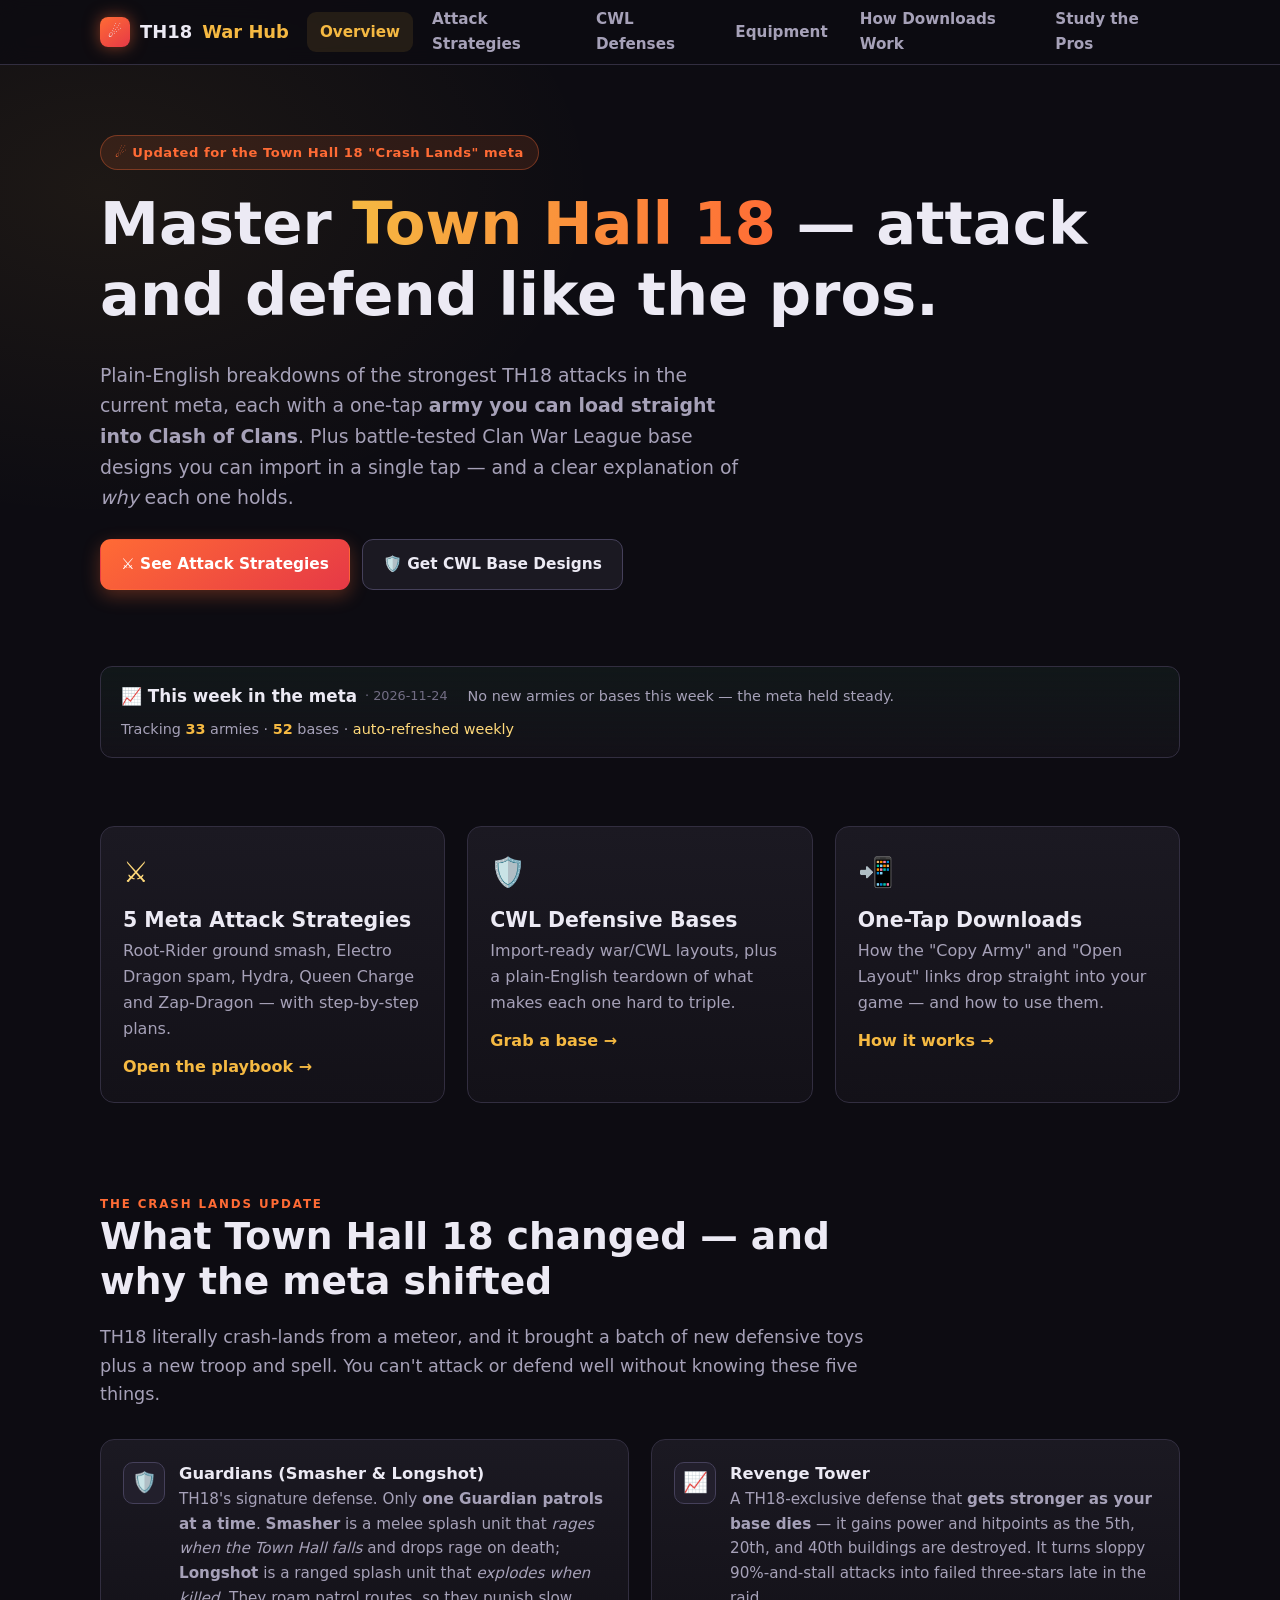
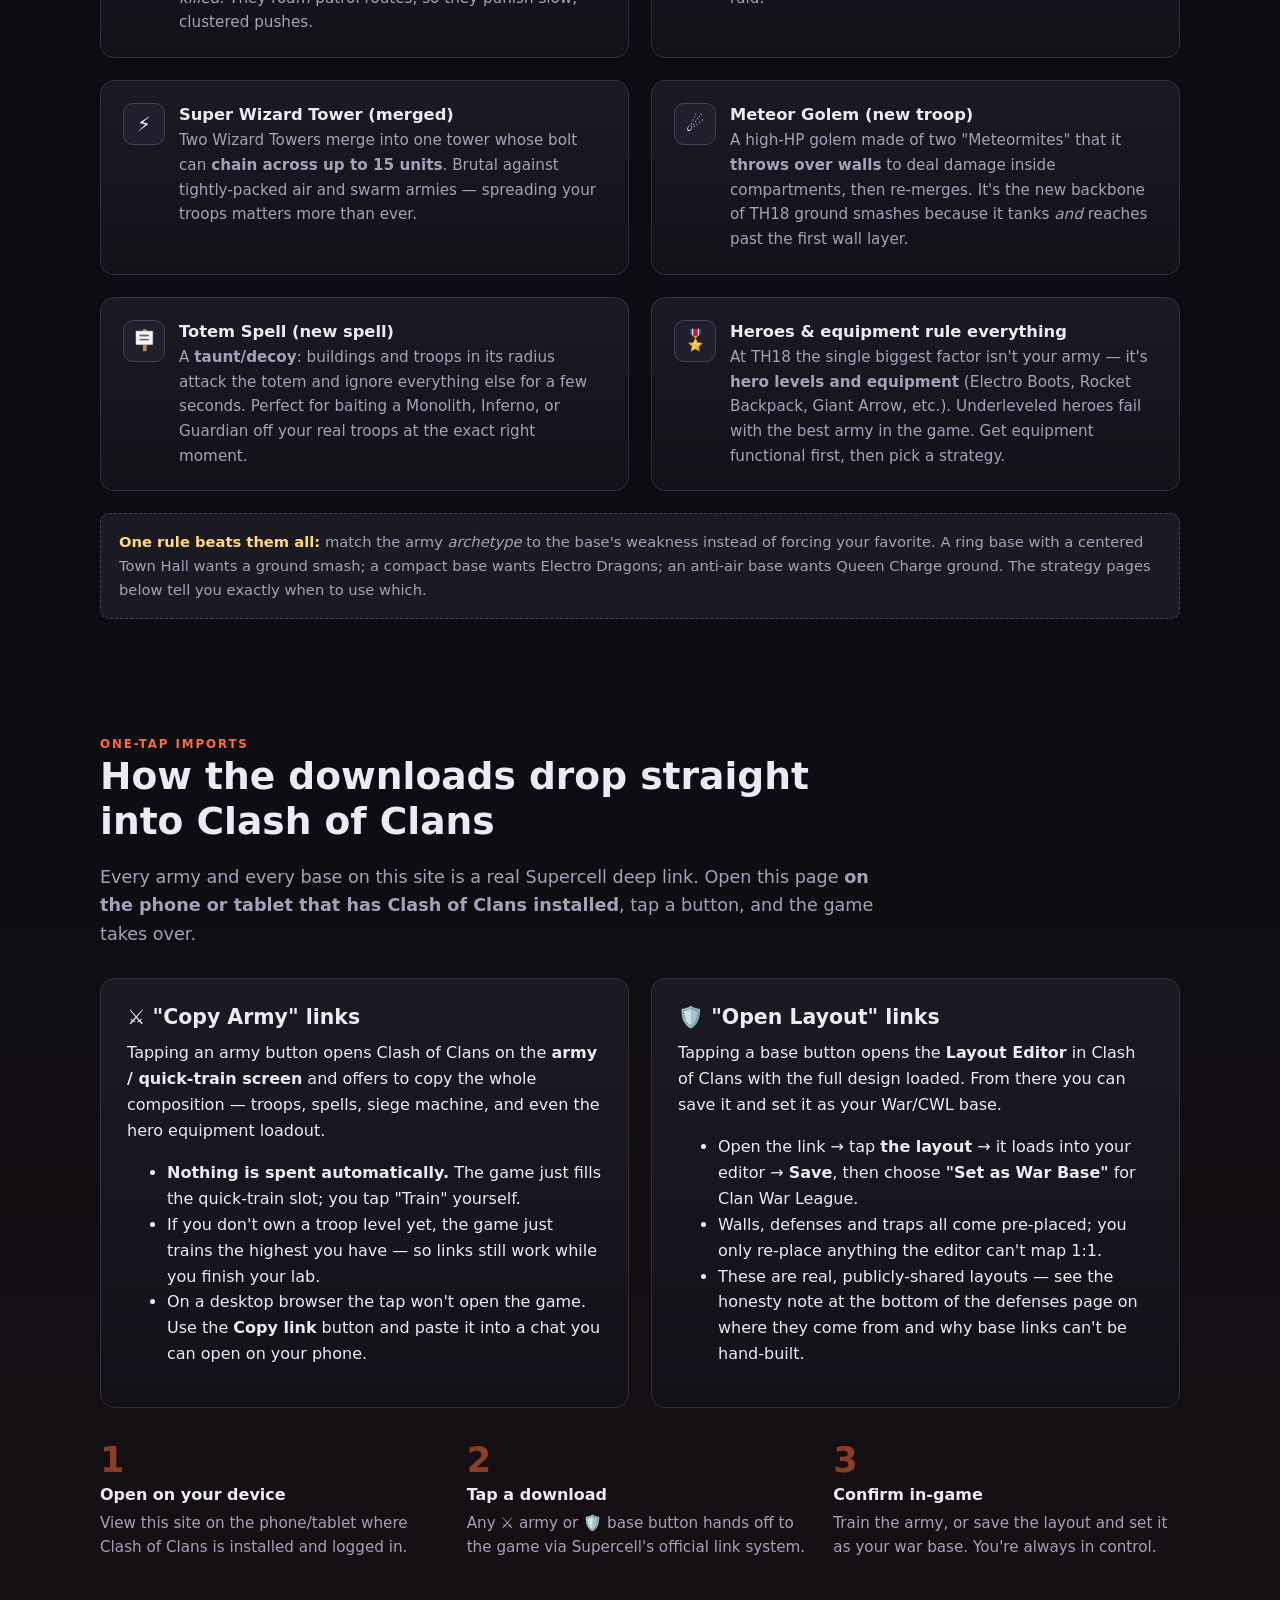
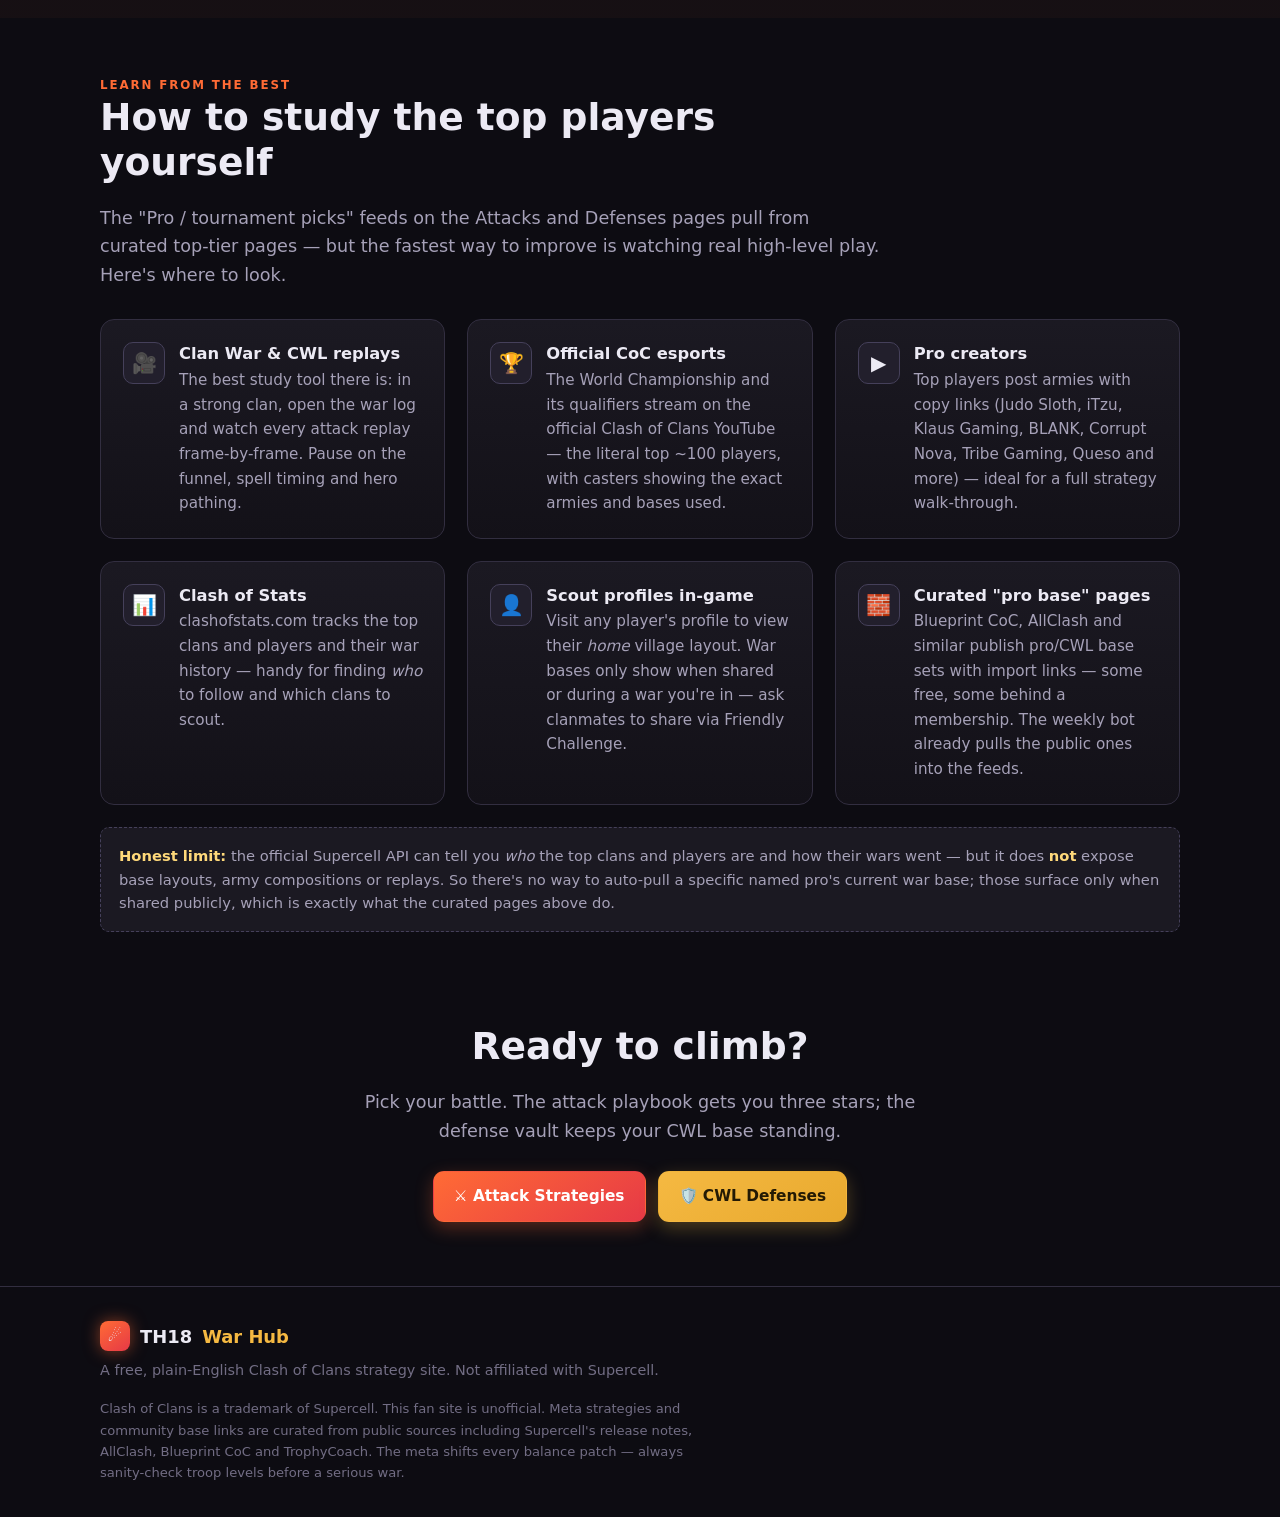
<file: index.html>
<!DOCTYPE html>
<html lang="en">
<head>
  <meta charset="UTF-8" />
  <meta name="viewport" content="width=device-width, initial-scale=1.0" />
  <title>TH18 War Hub — Town Hall 18 Attack & Defense Guide</title>
  <meta name="description" content="Plain-English guide to the current Town Hall 18 Clash of Clans meta: top attack strategies with one-tap army downloads and optimized Clan War League base designs you can import into the game." />
  <link rel="stylesheet" href="assets/css/styles.css" />
</head>
<body>

  <!-- NAV -->
  <header class="nav">
    <div class="wrap">
      <a class="brand" href="index.html">
        <span class="rock">☄️</span> TH18 <b>War&nbsp;Hub</b>
      </a>
      <button class="nav-toggle" aria-label="Menu">☰</button>
      <nav class="nav-links">
        <a href="index.html" class="active">Overview</a>
        <a href="attacks.html">Attack Strategies</a>
        <a href="defenses.html">CWL Defenses</a>
        <a href="equipment.html">Equipment</a>
        <a href="#how">How Downloads Work</a>
        <a href="#study-pros">Study the Pros</a>
      </nav>
    </div>
  </header>

  <!-- HERO -->
  <section class="hero">
    <div class="wrap">
      <span class="badge">☄️ Updated for the Town Hall 18 "Crash Lands" meta</span>
      <h1>Master <span class="grad">Town Hall 18</span> — attack and defend like the pros.</h1>
      <p class="lead">Plain-English breakdowns of the strongest TH18 attacks in the current meta, each with a
        one-tap <strong>army you can load straight into Clash of Clans</strong>. Plus battle-tested Clan War
        League base designs you can import in a single tap — and a clear explanation of <em>why</em> each one holds.</p>
      <div class="hero-cta">
        <a class="btn btn-meteor" href="attacks.html">⚔️ See Attack Strategies</a>
        <a class="btn btn-ghost" href="defenses.html">🛡️ Get CWL Base Designs</a>
      </div>
    </div>
  </section>

  <!-- META DIGEST (auto-written by the weekly bot) -->
  <section class="tight" id="digest-section">
    <div class="wrap">
      <div id="meta-digest" class="digest-card"></div>
    </div>
  </section>

  <!-- QUICK NAV CARDS -->
  <section class="tight">
    <div class="wrap">
      <div class="grid cols-3">
        <a class="card nav-card" href="attacks.html">
          <div class="ico">⚔️</div>
          <h3>5 Meta Attack Strategies</h3>
          <p>Root-Rider ground smash, Electro Dragon spam, Hydra, Queen Charge and Zap-Dragon — with step-by-step plans.</p>
          <span class="go">Open the playbook →</span>
        </a>
        <a class="card nav-card" href="defenses.html">
          <div class="ico">🛡️</div>
          <h3>CWL Defensive Bases</h3>
          <p>Import-ready war/CWL layouts, plus a plain-English teardown of what makes each one hard to triple.</p>
          <span class="go">Grab a base →</span>
        </a>
        <a class="card nav-card" href="#how">
          <div class="ico">📲</div>
          <h3>One-Tap Downloads</h3>
          <p>How the "Copy Army" and "Open Layout" links drop straight into your game — and how to use them.</p>
          <span class="go">How it works →</span>
        </a>
      </div>
    </div>
  </section>

  <!-- WHAT CHANGED AT TH18 -->
  <section id="whatsnew">
    <div class="wrap">
      <div class="section-head">
        <div class="eyebrow">The Crash Lands update</div>
        <h2>What Town Hall 18 changed — and why the meta shifted</h2>
        <p class="lead">TH18 literally crash-lands from a meteor, and it brought a batch of new defensive toys plus a
          new troop and spell. You can't attack or defend well without knowing these five things.</p>
      </div>

      <div class="grid cols-2">
        <div class="card">
          <div class="feat">
            <div class="fico">🛡️</div>
            <div>
              <h4>Guardians (Smasher &amp; Longshot)</h4>
              <p>TH18's signature defense. Only <strong>one Guardian patrols at a time</strong>. <b>Smasher</b> is a
                melee splash unit that <em>rages when the Town Hall falls</em> and drops rage on death; <b>Longshot</b>
                is a ranged splash unit that <em>explodes when killed</em>. They roam patrol routes, so they punish
                slow, clustered pushes.</p>
            </div>
          </div>
        </div>
        <div class="card">
          <div class="feat">
            <div class="fico">📈</div>
            <div>
              <h4>Revenge Tower</h4>
              <p>A TH18-exclusive defense that <strong>gets stronger as your base dies</strong> — it gains power and
                hitpoints as the 5th, 20th, and 40th buildings are destroyed. It turns sloppy 90%-and-stall attacks
                into failed three-stars late in the raid.</p>
            </div>
          </div>
        </div>
        <div class="card">
          <div class="feat">
            <div class="fico">⚡</div>
            <div>
              <h4>Super Wizard Tower (merged)</h4>
              <p>Two Wizard Towers merge into one tower whose bolt can <strong>chain across up to 15 units</strong>.
                Brutal against tightly-packed air and swarm armies — spreading your troops matters more than ever.</p>
            </div>
          </div>
        </div>
        <div class="card">
          <div class="feat">
            <div class="fico">☄️</div>
            <div>
              <h4>Meteor Golem (new troop)</h4>
              <p>A high-HP golem made of two "Meteormites" that it <strong>throws over walls</strong> to deal damage
                inside compartments, then re-merges. It's the new backbone of TH18 ground smashes because it tanks
                <em>and</em> reaches past the first wall layer.</p>
            </div>
          </div>
        </div>
        <div class="card">
          <div class="feat">
            <div class="fico">🪧</div>
            <div>
              <h4>Totem Spell (new spell)</h4>
              <p>A <strong>taunt/decoy</strong>: buildings and troops in its radius attack the totem and ignore
                everything else for a few seconds. Perfect for baiting a Monolith, Inferno, or Guardian off your
                real troops at the exact right moment.</p>
            </div>
          </div>
        </div>
        <div class="card">
          <div class="feat">
            <div class="fico">🎖️</div>
            <div>
              <h4>Heroes &amp; equipment rule everything</h4>
              <p>At TH18 the single biggest factor isn't your army — it's <strong>hero levels and equipment</strong>
                (Electro Boots, Rocket Backpack, Giant Arrow, etc.). Underleveled heroes fail with the best army in
                the game. Get equipment functional first, then pick a strategy.</p>
            </div>
          </div>
        </div>
      </div>

      <div class="notice" style="margin-top:22px">
        <strong>One rule beats them all:</strong> match the army <em>archetype</em> to the base's weakness instead of
        forcing your favorite. A ring base with a centered Town Hall wants a ground smash; a compact base wants
        Electro Dragons; an anti-air base wants Queen Charge ground. The strategy pages below tell you exactly when
        to use which.
      </div>
    </div>
  </section>

  <!-- HOW DOWNLOADS WORK -->
  <section id="how" style="background:linear-gradient(180deg,transparent,rgba(255,107,53,.04))">
    <div class="wrap">
      <div class="section-head">
        <div class="eyebrow">One-tap imports</div>
        <h2>How the downloads drop straight into Clash of Clans</h2>
        <p class="lead">Every army and every base on this site is a real Supercell deep link. Open this page
          <strong>on the phone or tablet that has Clash of Clans installed</strong>, tap a button, and the game
          takes over.</p>
      </div>

      <div class="grid cols-2">
        <div class="card pad-lg">
          <h3>⚔️ "Copy Army" links</h3>
          <p>Tapping an army button opens Clash of Clans on the <strong>army / quick-train screen</strong> and offers
            to copy the whole composition — troops, spells, siege machine, and even the hero equipment loadout.</p>
          <ul class="why">
            <li><strong>Nothing is spent automatically.</strong> The game just fills the quick-train slot; you tap
              "Train" yourself.</li>
            <li>If you don't own a troop level yet, the game just trains the highest you have — so links still work
              while you finish your lab.</li>
            <li>On a desktop browser the tap won't open the game. Use the <b>Copy link</b> button and paste it into
              a chat you can open on your phone.</li>
          </ul>
        </div>
        <div class="card pad-lg">
          <h3>🛡️ "Open Layout" links</h3>
          <p>Tapping a base button opens the <strong>Layout Editor</strong> in Clash of Clans with the full design
            loaded. From there you can save it and set it as your War/CWL base.</p>
          <ul class="why">
            <li>Open the link → tap <b>the layout</b> → it loads into your editor → <b>Save</b>, then choose
              <b>"Set as War Base"</b> for Clan War League.</li>
            <li>Walls, defenses and traps all come pre-placed; you only re-place anything the editor can't map 1:1.</li>
            <li>These are real, publicly-shared layouts — see the honesty note at the bottom of the defenses page on
              where they come from and why base links can't be hand-built.</li>
          </ul>
        </div>
      </div>

      <div class="howto" style="margin-top:26px">
        <div class="step">
          <div class="n">1</div>
          <h4>Open on your device</h4>
          <p>View this site on the phone/tablet where Clash of Clans is installed and logged in.</p>
        </div>
        <div class="step">
          <div class="n">2</div>
          <h4>Tap a download</h4>
          <p>Any ⚔️ army or 🛡️ base button hands off to the game via Supercell's official link system.</p>
        </div>
        <div class="step">
          <div class="n">3</div>
          <h4>Confirm in-game</h4>
          <p>Train the army, or save the layout and set it as your war base. You're always in control.</p>
        </div>
      </div>
    </div>
  </section>

  <!-- STUDY THE PROS -->
  <section id="study-pros">
    <div class="wrap">
      <div class="section-head">
        <div class="eyebrow">Learn from the best</div>
        <h2>How to study the top players yourself</h2>
        <p class="lead">The "Pro / tournament picks" feeds on the Attacks and Defenses pages pull from curated
          top-tier pages — but the fastest way to improve is watching real high-level play. Here's where to look.</p>
      </div>
      <div class="grid cols-3">
        <div class="card"><div class="feat"><div class="fico">🎥</div><div>
          <h4>Clan War &amp; CWL replays</h4>
          <p>The best study tool there is: in a strong clan, open the war log and watch every attack replay
            frame-by-frame. Pause on the funnel, spell timing and hero pathing.</p></div></div></div>
        <div class="card"><div class="feat"><div class="fico">🏆</div><div>
          <h4>Official CoC esports</h4>
          <p>The World Championship and its qualifiers stream on the official Clash of Clans YouTube — the literal
            top ~100 players, with casters showing the exact armies and bases used.</p></div></div></div>
        <div class="card"><div class="feat"><div class="fico">▶️</div><div>
          <h4>Pro creators</h4>
          <p>Top players post armies with copy links (Judo Sloth, iTzu, Klaus Gaming, BLANK, Corrupt Nova, Tribe
            Gaming, Queso and more) — ideal for a full strategy walk-through.</p></div></div></div>
        <div class="card"><div class="feat"><div class="fico">📊</div><div>
          <h4>Clash of Stats</h4>
          <p>clashofstats.com tracks the top clans and players and their war history — handy for finding <em>who</em>
            to follow and which clans to scout.</p></div></div></div>
        <div class="card"><div class="feat"><div class="fico">👤</div><div>
          <h4>Scout profiles in-game</h4>
          <p>Visit any player's profile to view their <em>home</em> village layout. War bases only show when shared
            or during a war you're in — ask clanmates to share via Friendly Challenge.</p></div></div></div>
        <div class="card"><div class="feat"><div class="fico">🧱</div><div>
          <h4>Curated "pro base" pages</h4>
          <p>Blueprint CoC, AllClash and similar publish pro/CWL base sets with import links — some free, some behind
            a membership. The weekly bot already pulls the public ones into the feeds.</p></div></div></div>
      </div>
      <div class="notice" style="margin-top:22px">
        <strong>Honest limit:</strong> the official Supercell API can tell you <em>who</em> the top clans and players
        are and how their wars went — but it does <strong>not</strong> expose base layouts, army compositions or
        replays. So there's no way to auto-pull a specific named pro's current war base; those surface only when
        shared publicly, which is exactly what the curated pages above do.
      </div>
    </div>
  </section>

  <!-- CTA -->
  <section class="tight">
    <div class="wrap center">
      <h2>Ready to climb?</h2>
      <p class="lead" style="max-width:620px;margin:0 auto 22px">Pick your battle. The attack playbook gets you
        three stars; the defense vault keeps your CWL base standing.</p>
      <div class="hero-cta" style="justify-content:center">
        <a class="btn btn-meteor" href="attacks.html">⚔️ Attack Strategies</a>
        <a class="btn btn-gold" href="defenses.html">🛡️ CWL Defenses</a>
      </div>
    </div>
  </section>

  <footer>
    <div class="wrap">
      <div>
        <div class="brand" style="margin-bottom:8px"><span class="rock">☄️</span> TH18 <b>War&nbsp;Hub</b></div>
        <div class="faint">A free, plain-English Clash of Clans strategy site. Not affiliated with Supercell.</div>
      </div>
      <div class="src">
        Clash of Clans is a trademark of Supercell. This fan site is unofficial. Meta strategies and community base
        links are curated from public sources including Supercell's release notes, AllClash, Blueprint&nbsp;CoC and
        TrophyCoach. The meta shifts every balance patch — always sanity-check troop levels before a serious war.
      </div>
    </div>
  </footer>

  <div id="toast" class="toast"></div>
  <script src="assets/js/main.js"></script>
</body>
</html>
</file>
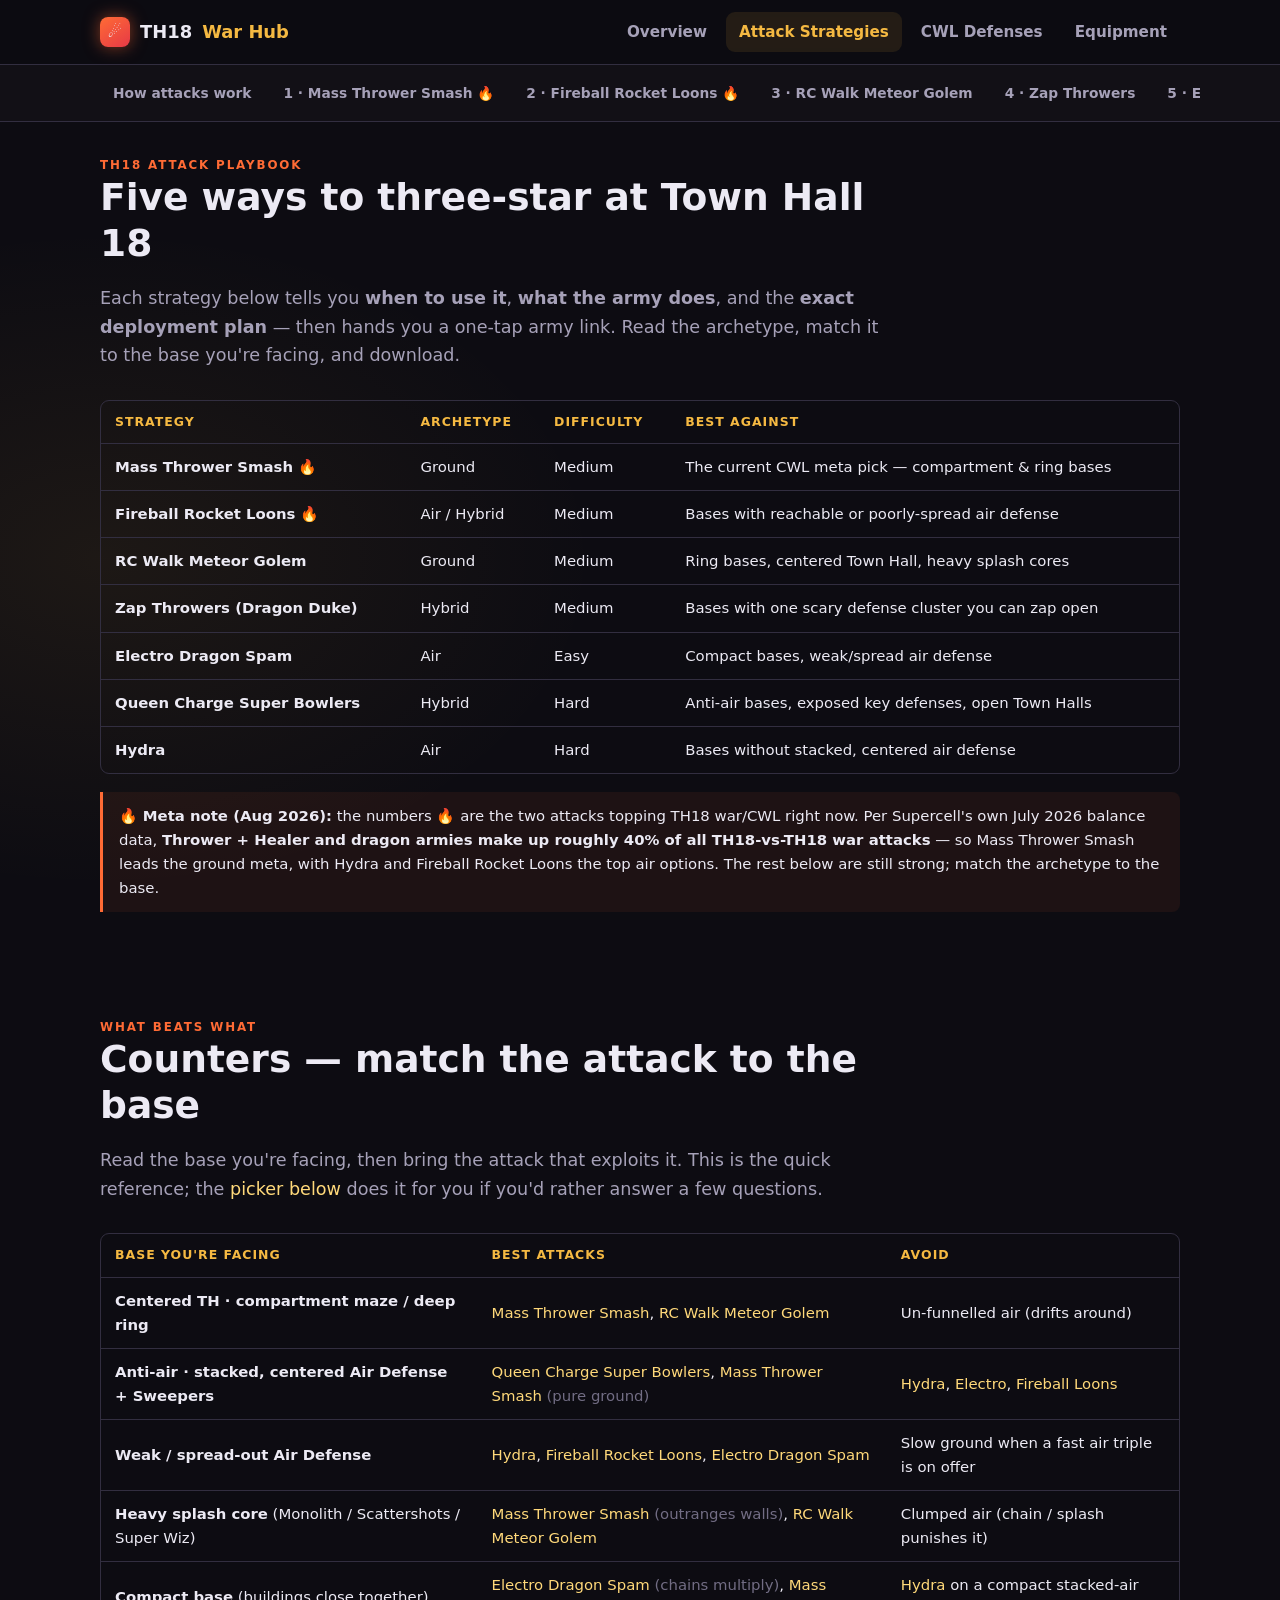
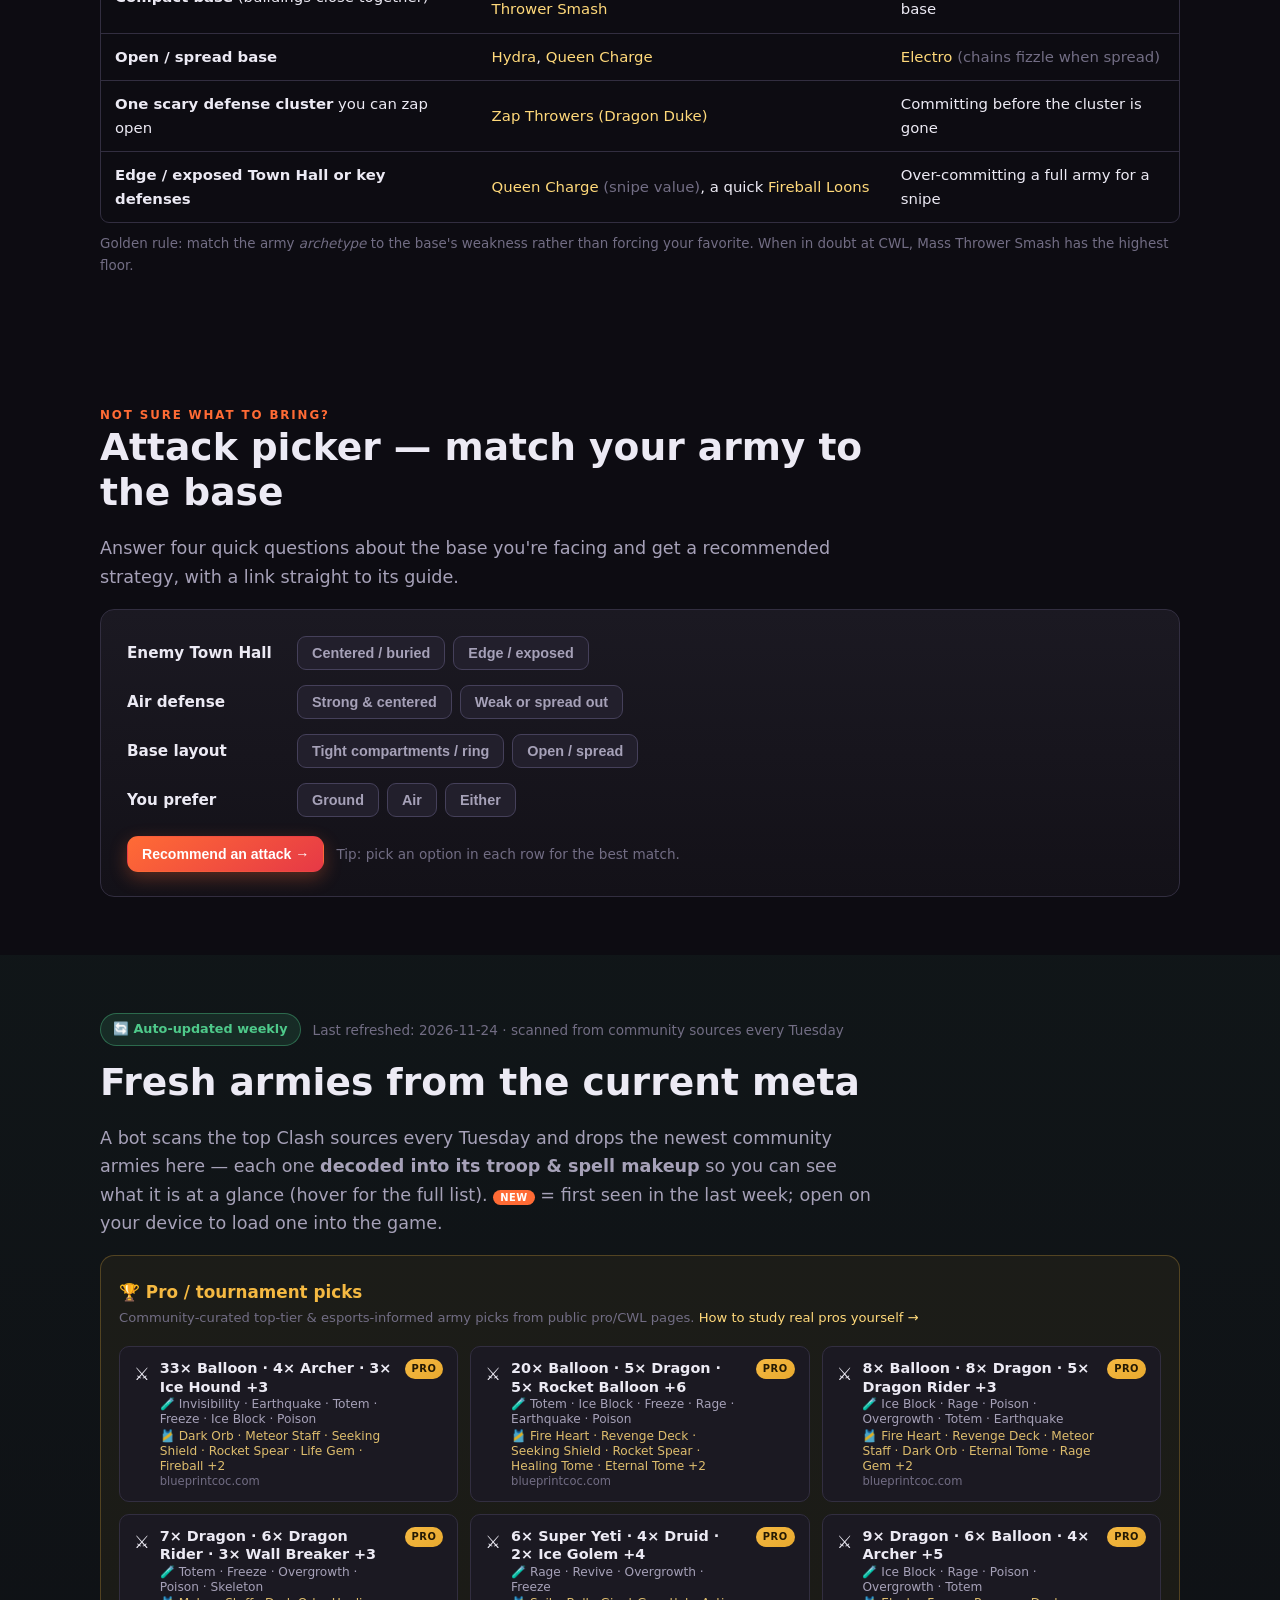
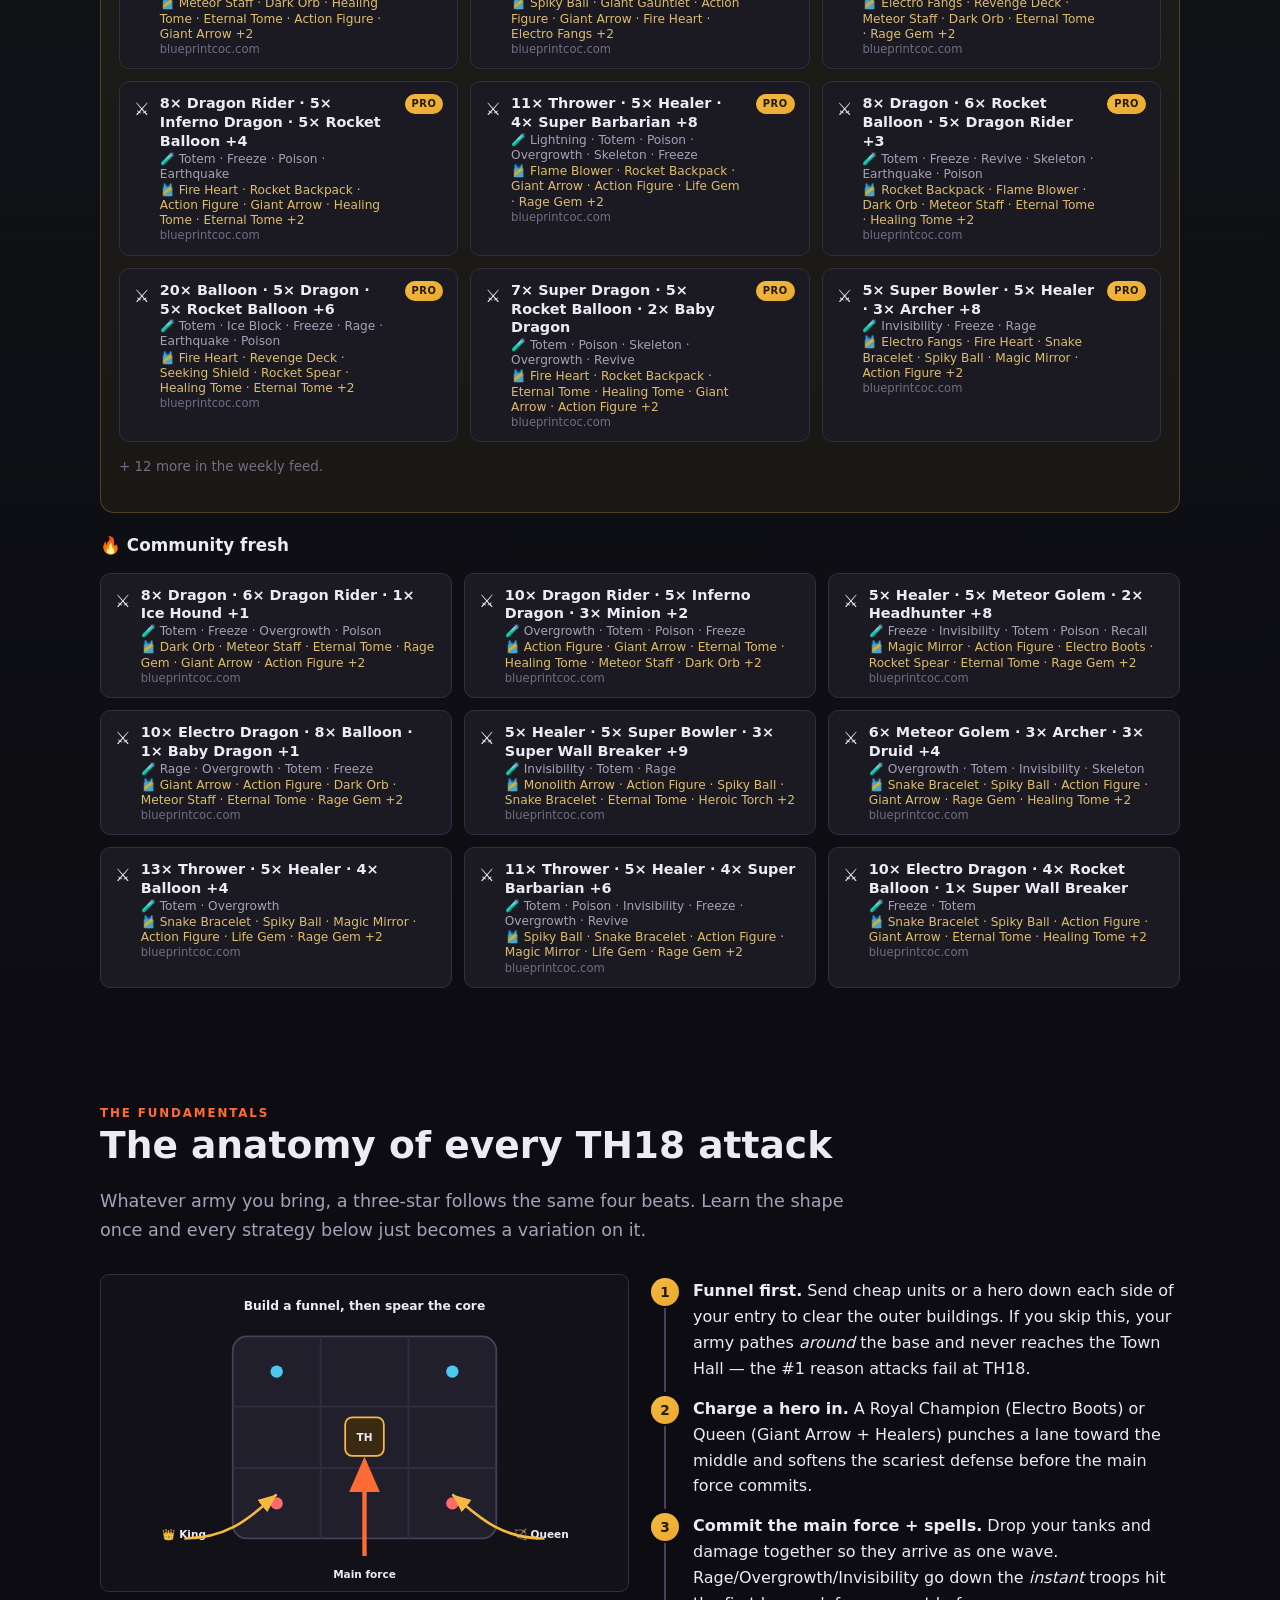
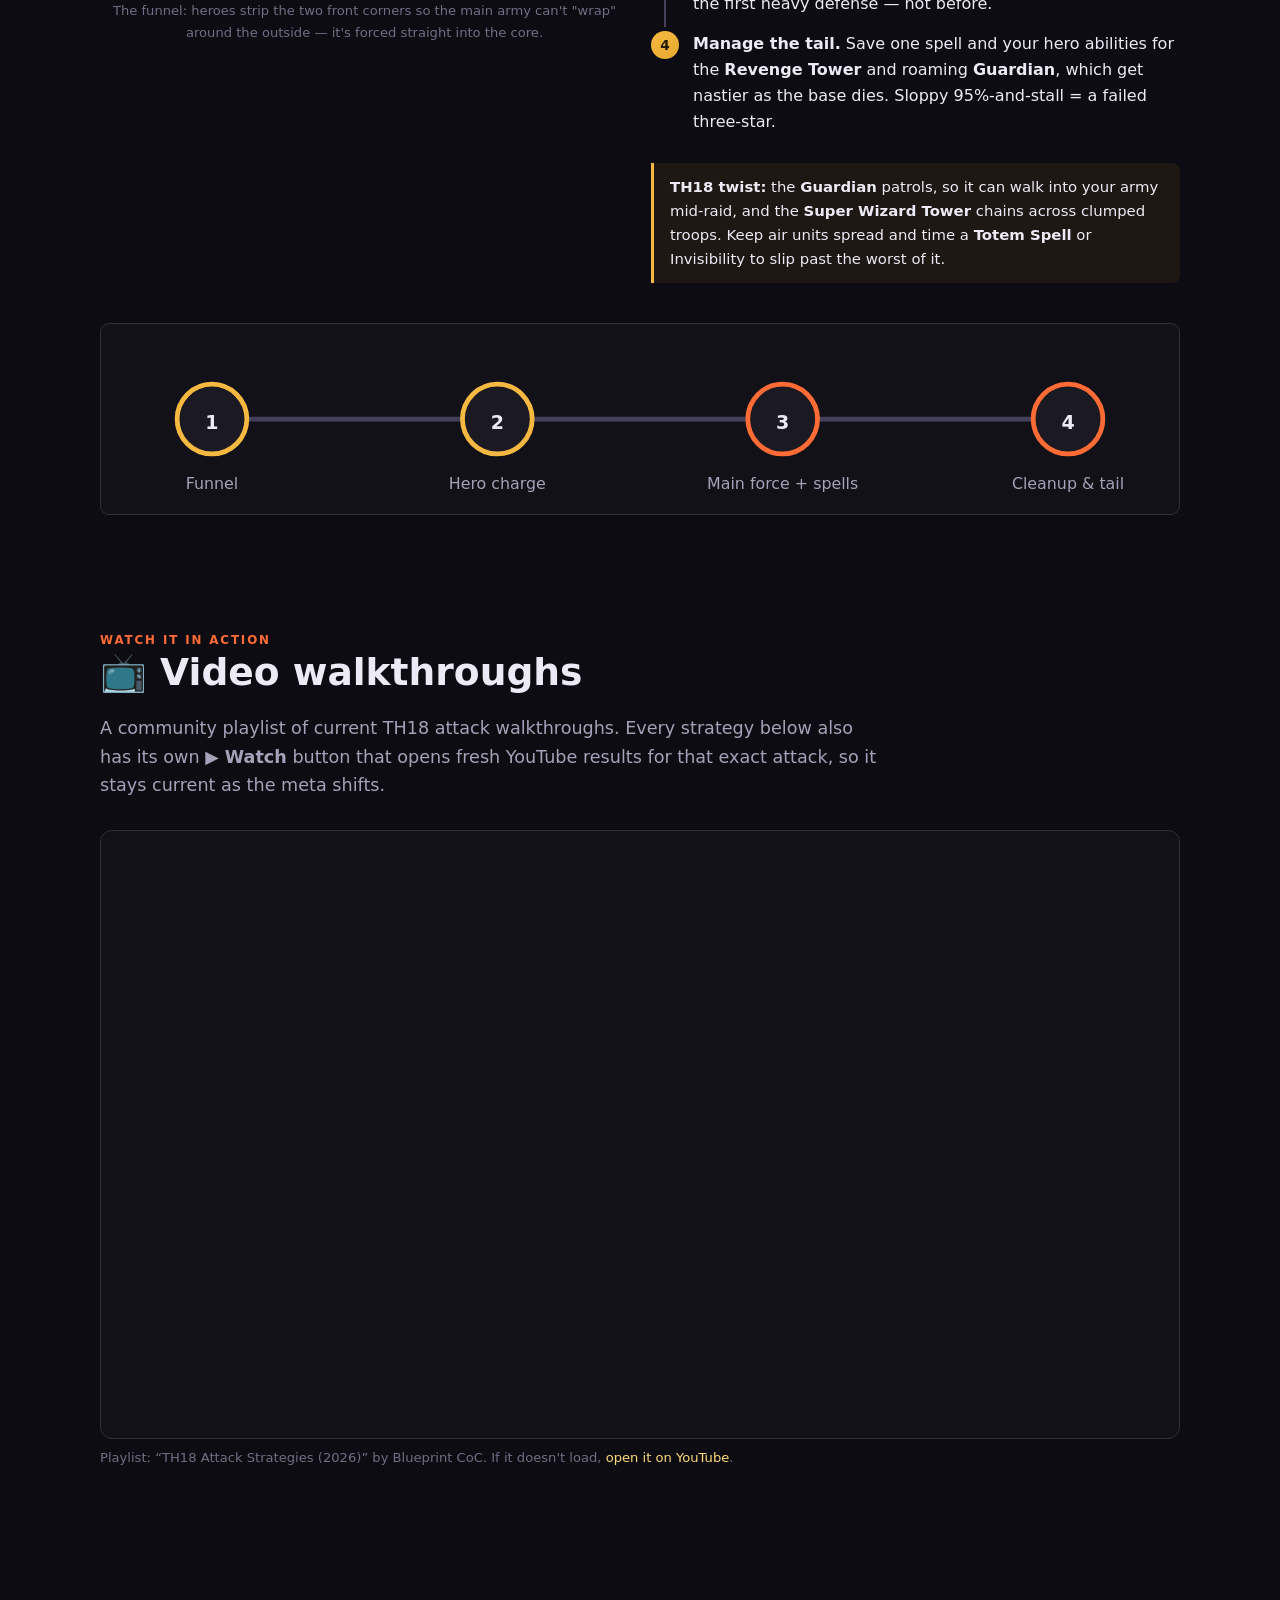
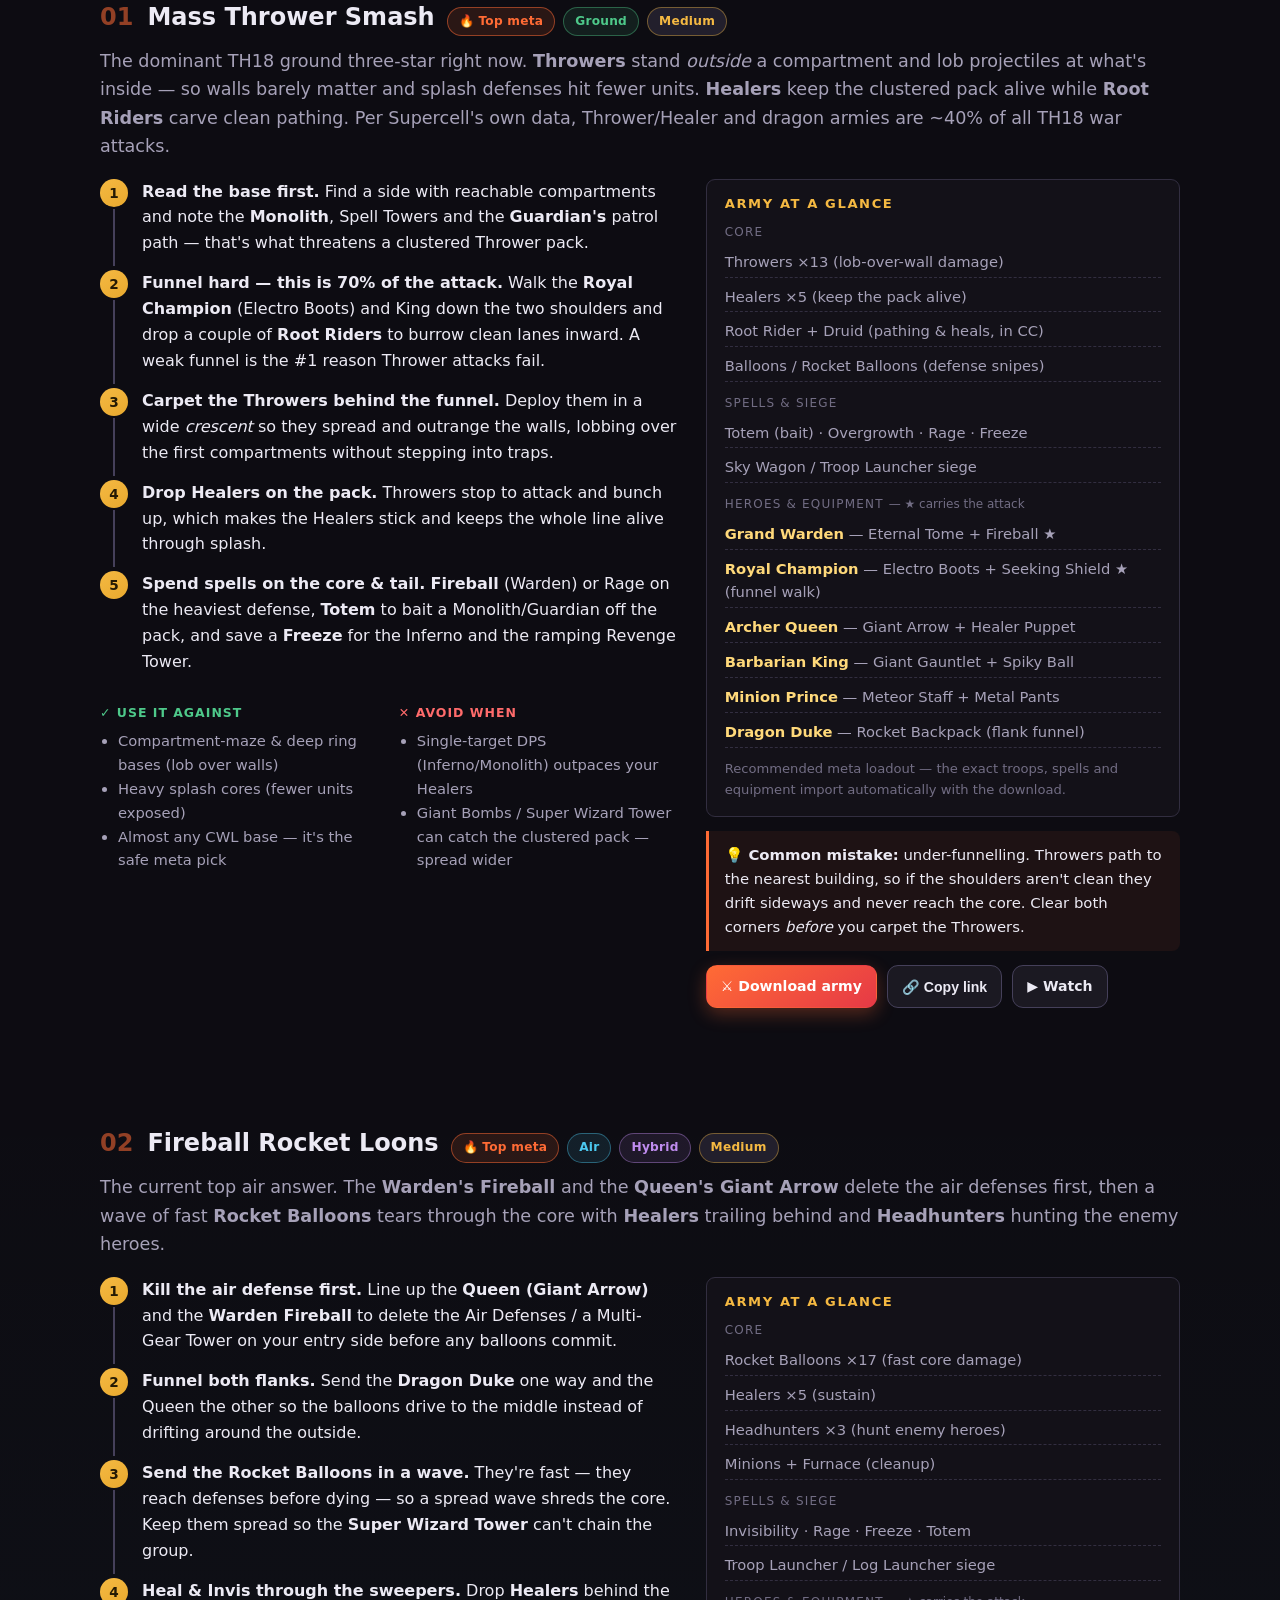
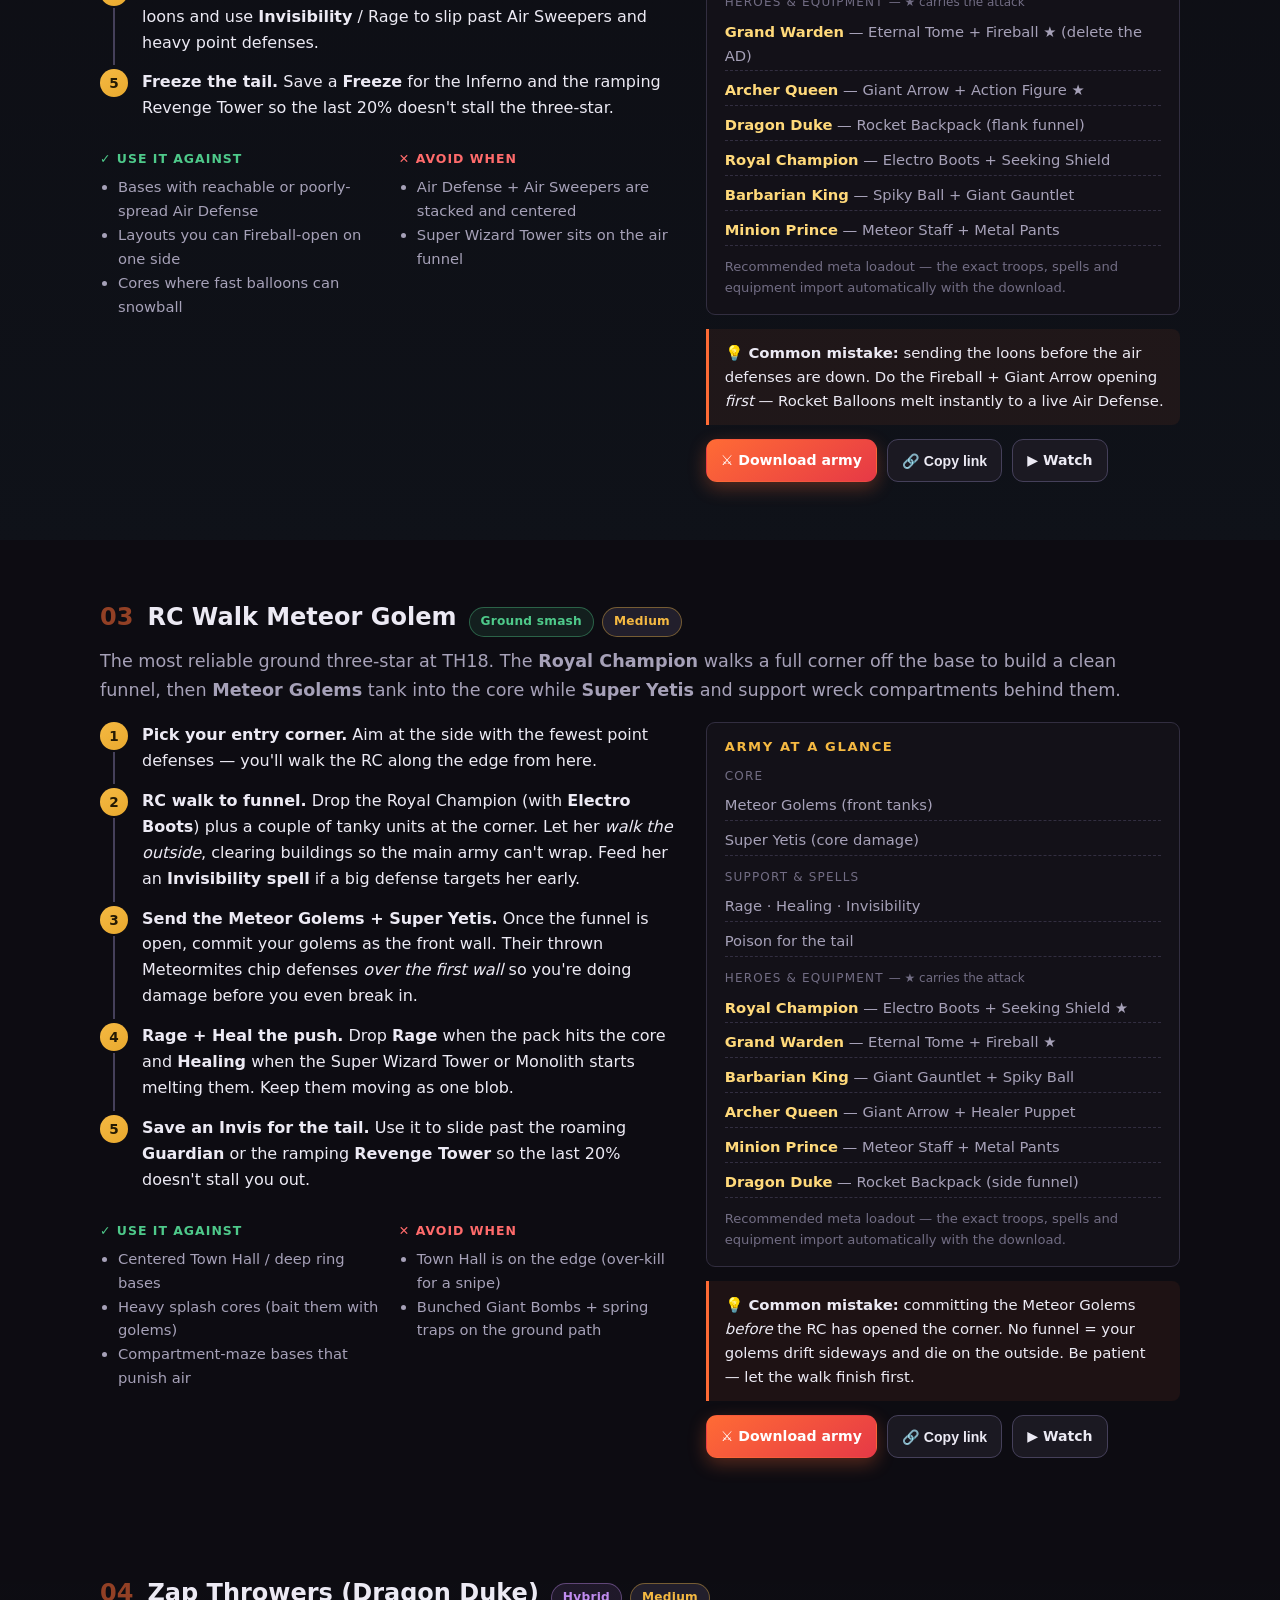
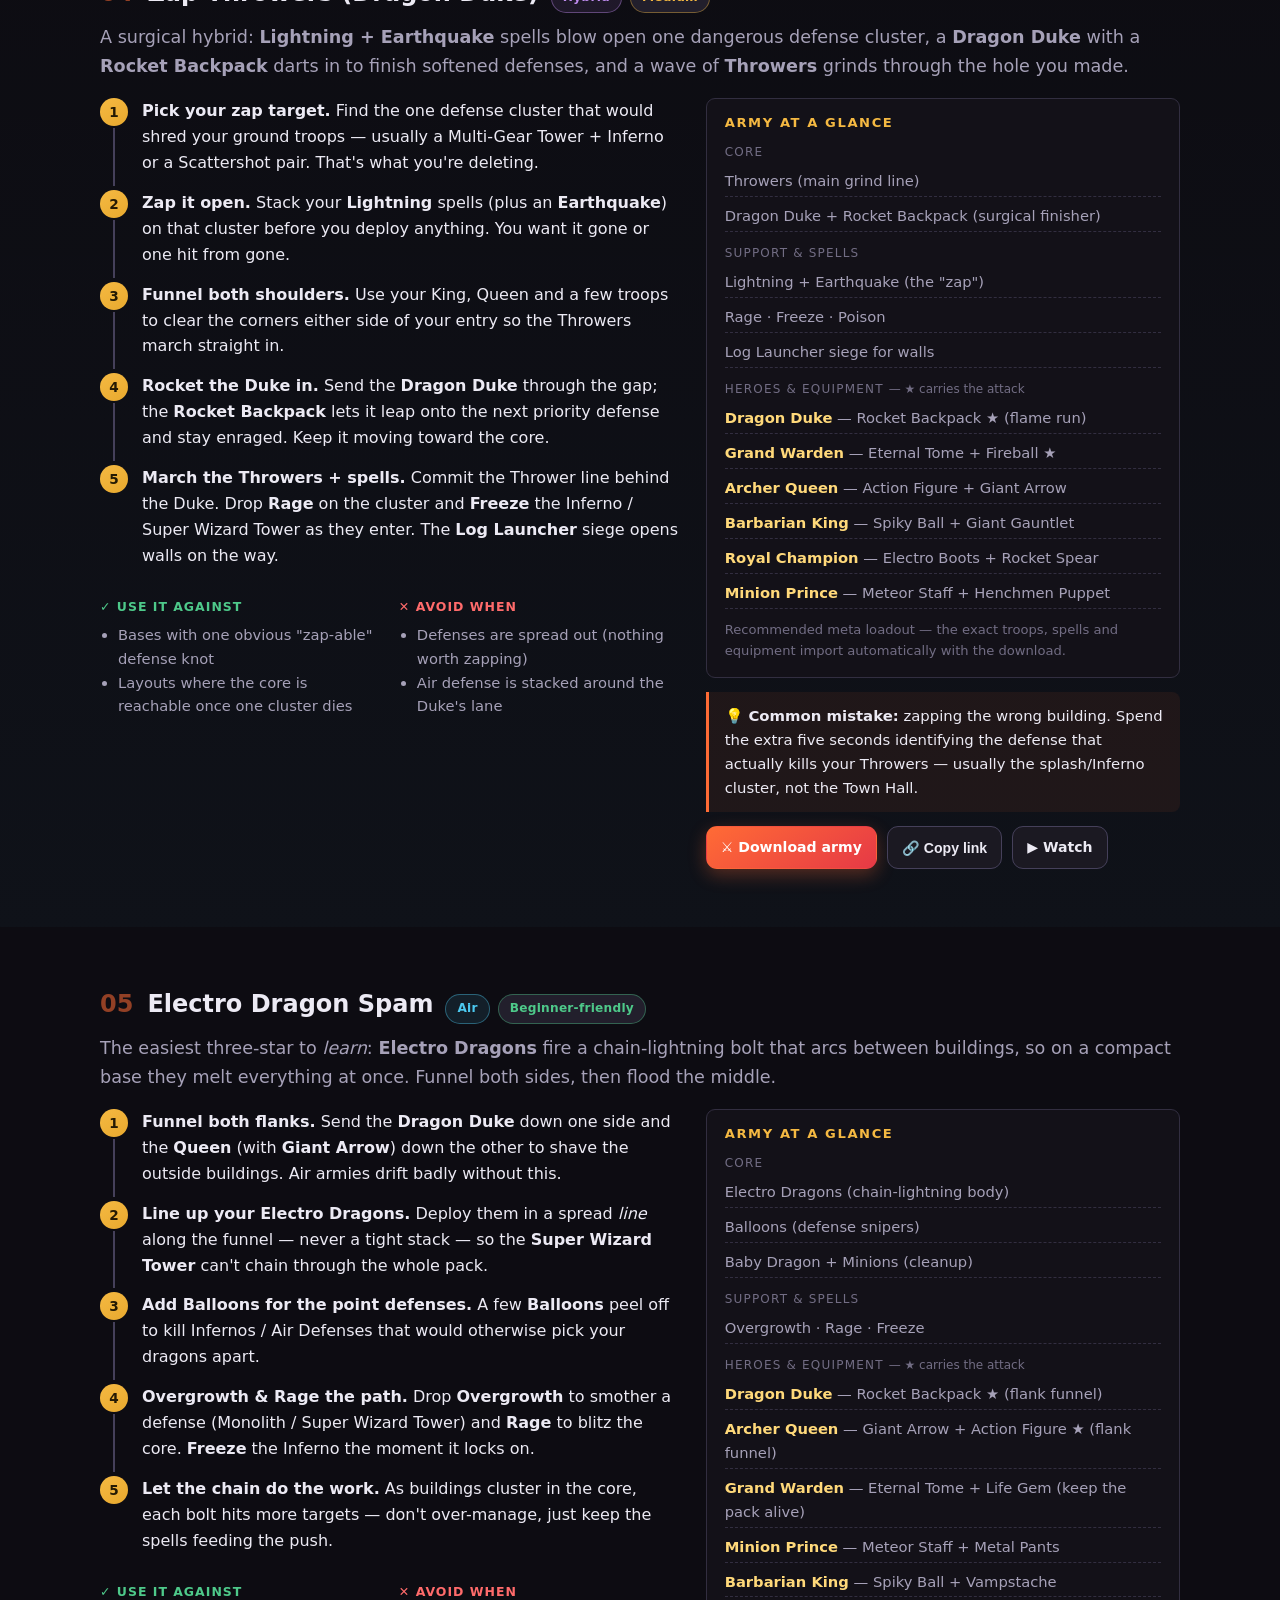
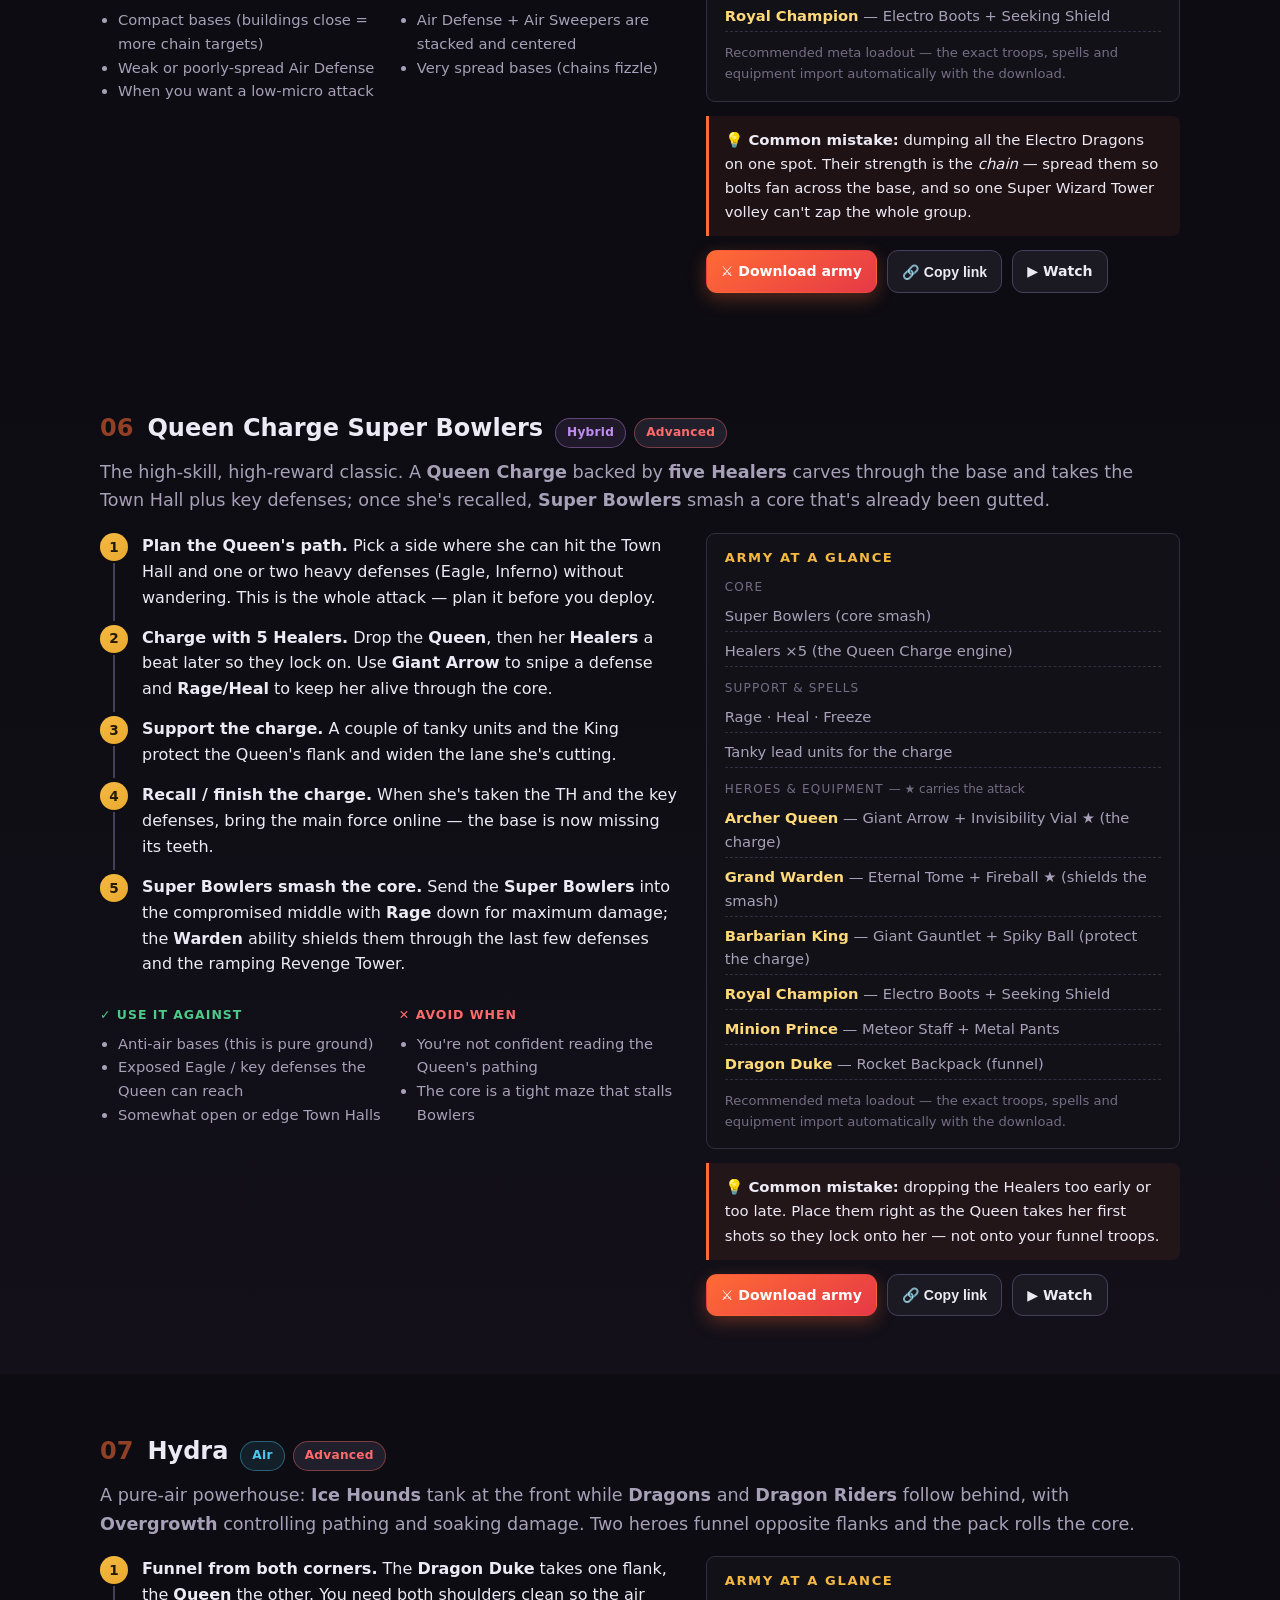
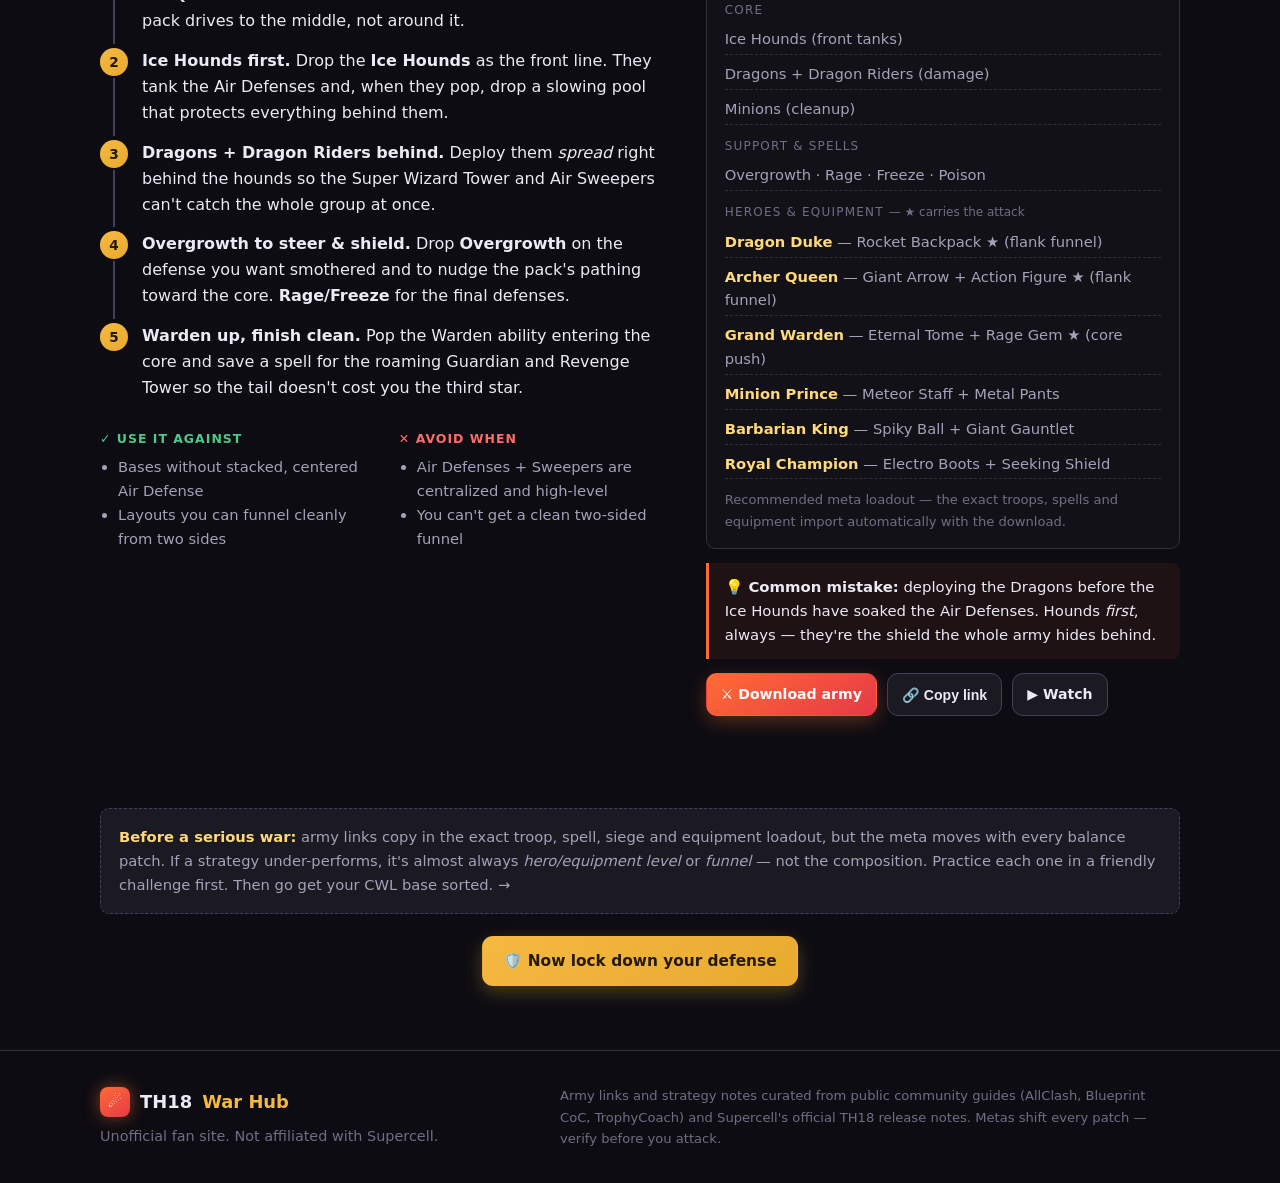
<file: attacks.html>
<!DOCTYPE html>
<html lang="en">
<head>
  <meta charset="UTF-8" />
  <meta name="viewport" content="width=device-width, initial-scale=1.0" />
  <title>TH18 Attack Strategies — Army Downloads & Step-by-Step Guides</title>
  <meta name="description" content="The five strongest Town Hall 18 attack strategies in the current Clash of Clans meta, each explained step by step with a one-tap army you can load into the game." />
  <link rel="stylesheet" href="assets/css/styles.css" />
  <style>
    .subnav { position: sticky; top: 64px; z-index: 40; background: rgba(19,17,24,.9); backdrop-filter: blur(8px);
              border-bottom: 1px solid var(--border); }
    .subnav .wrap { display: flex; gap: 6px; overflow-x: auto; padding: 10px 20px; }
    .subnav a { white-space: nowrap; color: var(--muted); font-weight: 600; font-size: .86rem;
                padding: 6px 12px; border-radius: 8px; border: 1px solid transparent; }
    .subnav a:hover { color: var(--text); text-decoration: none; }
    .subnav a.active { color: var(--gold); border-color: var(--border-2); background: var(--panel); }
    .dl-row { display: flex; gap: 10px; flex-wrap: wrap; margin-top: 8px; }
  </style>
</head>
<body>

  <header class="nav">
    <div class="wrap">
      <a class="brand" href="index.html"><span class="rock">☄️</span> TH18 <b>War&nbsp;Hub</b></a>
      <button class="nav-toggle" aria-label="Menu">☰</button>
      <nav class="nav-links">
        <a href="index.html">Overview</a>
        <a href="attacks.html" class="active">Attack Strategies</a>
        <a href="defenses.html">CWL Defenses</a>
        <a href="equipment.html">Equipment</a>
      </nav>
    </div>
  </header>

  <nav class="subnav">
    <div class="wrap">
      <a href="#anatomy">How attacks work</a>
      <a href="#thrower-smash">1 · Mass Thrower Smash 🔥</a>
      <a href="#fireball-loons">2 · Fireball Rocket Loons 🔥</a>
      <a href="#rc-meteor">3 · RC Walk Meteor Golem</a>
      <a href="#zap-throwers">4 · Zap Throwers</a>
      <a href="#electro">5 · Electro Dragon Spam</a>
      <a href="#queen-bowlers">6 · Queen Charge Bowlers</a>
      <a href="#hydra">7 · Hydra</a>
    </div>
  </nav>

  <!-- INTRO -->
  <section class="tight">
    <div class="wrap">
      <div class="section-head">
        <div class="eyebrow">TH18 Attack Playbook</div>
        <h2>Five ways to three-star at Town Hall 18</h2>
        <p class="lead">Each strategy below tells you <strong>when to use it</strong>, <strong>what the army does</strong>,
          and the <strong>exact deployment plan</strong> — then hands you a one-tap army link. Read the archetype,
          match it to the base you're facing, and download.</p>
      </div>

      <div class="table-wrap">
        <table>
          <thead>
            <tr><th>Strategy</th><th>Archetype</th><th>Difficulty</th><th>Best against</th></tr>
          </thead>
          <tbody>
            <tr><td><b>Mass Thrower Smash</b> 🔥</td><td>Ground</td><td>Medium</td><td>The current CWL meta pick — compartment &amp; ring bases</td></tr>
            <tr><td><b>Fireball Rocket Loons</b> 🔥</td><td>Air / Hybrid</td><td>Medium</td><td>Bases with reachable or poorly-spread air defense</td></tr>
            <tr><td><b>RC Walk Meteor Golem</b></td><td>Ground</td><td>Medium</td><td>Ring bases, centered Town Hall, heavy splash cores</td></tr>
            <tr><td><b>Zap Throwers (Dragon Duke)</b></td><td>Hybrid</td><td>Medium</td><td>Bases with one scary defense cluster you can zap open</td></tr>
            <tr><td><b>Electro Dragon Spam</b></td><td>Air</td><td>Easy</td><td>Compact bases, weak/spread air defense</td></tr>
            <tr><td><b>Queen Charge Super Bowlers</b></td><td>Hybrid</td><td>Hard</td><td>Anti-air bases, exposed key defenses, open Town Halls</td></tr>
            <tr><td><b>Hydra</b></td><td>Air</td><td>Hard</td><td>Bases without stacked, centered air defense</td></tr>
          </tbody>
        </table>
      </div>
      <div class="callout" style="margin-top:18px">🔥 <strong>Meta note (Aug 2026):</strong> the numbers 🔥 are the two attacks topping TH18 war/CWL right now.
        Per Supercell's own July 2026 balance data, <strong>Thrower + Healer and dragon armies make up roughly 40% of all
        TH18-vs-TH18 war attacks</strong> — so Mass Thrower Smash leads the ground meta, with Hydra and Fireball Rocket
        Loons the top air options. The rest below are still strong; match the archetype to the base.</div>
    </div>
  </section>

  <!-- COUNTERS MATRIX -->
  <section id="counters">
    <div class="wrap">
      <div class="section-head">
        <div class="eyebrow">What beats what</div>
        <h2>Counters — match the attack to the base</h2>
        <p class="lead">Read the base you're facing, then bring the attack that exploits it. This is the quick
          reference; the <a href="#picker">picker below</a> does it for you if you'd rather answer a few questions.</p>
      </div>
      <div class="table-wrap">
        <table>
          <thead>
            <tr><th>Base you're facing</th><th>Best attacks</th><th>Avoid</th></tr>
          </thead>
          <tbody>
            <tr>
              <td><b>Centered TH · compartment maze / deep ring</b></td>
              <td><a href="#thrower-smash">Mass Thrower Smash</a>, <a href="#rc-meteor">RC Walk Meteor Golem</a></td>
              <td>Un-funnelled air (drifts around)</td>
            </tr>
            <tr>
              <td><b>Anti-air · stacked, centered Air Defense + Sweepers</b></td>
              <td><a href="#queen-bowlers">Queen Charge Super Bowlers</a>, <a href="#thrower-smash">Mass Thrower Smash</a> <span class="faint">(pure ground)</span></td>
              <td><a href="#hydra">Hydra</a>, <a href="#electro">Electro</a>, <a href="#fireball-loons">Fireball Loons</a></td>
            </tr>
            <tr>
              <td><b>Weak / spread-out Air Defense</b></td>
              <td><a href="#hydra">Hydra</a>, <a href="#fireball-loons">Fireball Rocket Loons</a>, <a href="#electro">Electro Dragon Spam</a></td>
              <td>Slow ground when a fast air triple is on offer</td>
            </tr>
            <tr>
              <td><b>Heavy splash core</b> (Monolith / Scattershots / Super Wiz)</td>
              <td><a href="#thrower-smash">Mass Thrower Smash</a> <span class="faint">(outranges walls)</span>, <a href="#rc-meteor">RC Walk Meteor Golem</a></td>
              <td>Clumped air (chain / splash punishes it)</td>
            </tr>
            <tr>
              <td><b>Compact base</b> (buildings close together)</td>
              <td><a href="#electro">Electro Dragon Spam</a> <span class="faint">(chains multiply)</span>, <a href="#thrower-smash">Mass Thrower Smash</a></td>
              <td><a href="#hydra">Hydra</a> on a compact stacked-air base</td>
            </tr>
            <tr>
              <td><b>Open / spread base</b></td>
              <td><a href="#hydra">Hydra</a>, <a href="#queen-bowlers">Queen Charge</a></td>
              <td><a href="#electro">Electro</a> <span class="faint">(chains fizzle when spread)</span></td>
            </tr>
            <tr>
              <td><b>One scary defense cluster</b> you can zap open</td>
              <td><a href="#zap-throwers">Zap Throwers (Dragon Duke)</a></td>
              <td>Committing before the cluster is gone</td>
            </tr>
            <tr>
              <td><b>Edge / exposed Town Hall or key defenses</b></td>
              <td><a href="#queen-bowlers">Queen Charge</a> <span class="faint">(snipe value)</span>, a quick <a href="#fireball-loons">Fireball Loons</a></td>
              <td>Over-committing a full army for a snipe</td>
            </tr>
          </tbody>
        </table>
      </div>
      <p class="faint" style="font-size:.84rem;margin-top:10px">Golden rule: match the army <em>archetype</em> to the
        base's weakness rather than forcing your favorite. When in doubt at CWL, Mass Thrower Smash has the highest floor.</p>
    </div>
  </section>

  <!-- ATTACK PICKER -->
  <section id="picker">
    <div class="wrap">
      <div class="section-head" style="margin-bottom:18px">
        <div class="eyebrow">Not sure what to bring?</div>
        <h2>Attack picker — match your army to the base</h2>
        <p class="lead">Answer four quick questions about the base you're facing and get a recommended strategy,
          with a link straight to its guide.</p>
      </div>
      <div class="picker card pad-lg">
        <div class="pq" data-q="th">
          <span class="pq-label">Enemy Town Hall</span>
          <div class="pq-opts">
            <button class="popt" data-v="center">Centered / buried</button>
            <button class="popt" data-v="edge">Edge / exposed</button>
          </div>
        </div>
        <div class="pq" data-q="air">
          <span class="pq-label">Air defense</span>
          <div class="pq-opts">
            <button class="popt" data-v="strong">Strong &amp; centered</button>
            <button class="popt" data-v="weak">Weak or spread out</button>
          </div>
        </div>
        <div class="pq" data-q="layout">
          <span class="pq-label">Base layout</span>
          <div class="pq-opts">
            <button class="popt" data-v="compart">Tight compartments / ring</button>
            <button class="popt" data-v="open">Open / spread</button>
          </div>
        </div>
        <div class="pq" data-q="pref">
          <span class="pq-label">You prefer</span>
          <div class="pq-opts">
            <button class="popt" data-v="ground">Ground</button>
            <button class="popt" data-v="air">Air</button>
            <button class="popt" data-v="either">Either</button>
          </div>
        </div>
        <div class="picker-actions">
          <button id="picker-go" class="btn btn-meteor btn-sm">Recommend an attack →</button>
          <span class="faint" id="picker-hint" style="font-size:.85rem">Tip: pick an option in each row for the best match.</span>
        </div>
        <div id="picker-result" class="picker-result" hidden></div>
      </div>
    </div>
  </section>

  <!-- FRESH THIS WEEK (auto-updated by the weekly bot) -->
  <section class="fresh-section" id="fresh">
    <div class="wrap">
      <div class="section-head" style="margin-bottom:8px">
        <div class="fresh-head">
          <span class="fresh-badge">🔄 Auto-updated weekly</span>
          <span class="fresh-meta">Last refreshed: <span data-fresh-date>—</span> · scanned from community sources every Tuesday</span>
        </div>
        <h2 style="margin-top:14px">Fresh armies from the current meta</h2>
        <p class="lead">A bot scans the top Clash sources every Tuesday and drops the newest community armies here —
          each one <strong>decoded into its troop &amp; spell makeup</strong> so you can see what it is at a glance
          (hover for the full list). <span class="tag-new">NEW</span> = first seen in the last week; open on your
          device to load one into the game.</p>
      </div>
      <div class="pro-block" data-pro-block>
        <h3 class="fresh-subhead">🏆 Pro / tournament picks</h3>
        <p class="pro-note">Community-curated top-tier &amp; esports-informed army picks from public pro/CWL pages.
          <a href="index.html#study-pros">How to study real pros yourself →</a></p>
        <div id="pro-armies" class="fresh-grid"></div>
      </div>
      <h3 class="fresh-subhead">🔥 Community fresh</h3>
      <div id="fresh-armies" class="fresh-grid"></div>
      <p class="fresh-empty" data-fresh-fallback style="display:none">The live feed loads on the published site
        (GitHub Pages). If you're viewing a local copy, push to GitHub to see it populate.</p>
    </div>
  </section>

  <!-- ANATOMY OF AN ATTACK -->
  <section id="anatomy">
    <div class="wrap">
      <div class="section-head">
        <div class="eyebrow">The fundamentals</div>
        <h2>The anatomy of every TH18 attack</h2>
        <p class="lead">Whatever army you bring, a three-star follows the same four beats. Learn the shape once and
          every strategy below just becomes a variation on it.</p>
      </div>

      <div class="grid cols-2" style="align-items:start">
        <div>
          <figure style="margin:0">
            <svg class="diagram" viewBox="0 0 600 360" role="img" aria-label="Funnel diagram: heroes clear the two front corners while the main force drives up the middle to the core.">
              <defs>
                <marker id="arrow" markerWidth="10" markerHeight="10" refX="7" refY="3" orient="auto" markerUnits="strokeWidth">
                  <path d="M0,0 L7,3 L0,6 Z" fill="#f5b942"/>
                </marker>
                <marker id="arrowM" markerWidth="12" markerHeight="12" refX="7" refY="3.5" orient="auto" markerUnits="strokeWidth">
                  <path d="M0,0 L8,3.5 L0,7 Z" fill="#ff6b35"/>
                </marker>
              </defs>
              <!-- base outline -->
              <rect x="150" y="70" width="300" height="230" rx="16" fill="#221f2c" stroke="#45405a" stroke-width="2"/>
              <!-- compartments -->
              <line x1="250" y1="70" x2="250" y2="300" stroke="#322e40" stroke-width="2"/>
              <line x1="350" y1="70" x2="350" y2="300" stroke="#322e40" stroke-width="2"/>
              <line x1="150" y1="150" x2="450" y2="150" stroke="#322e40" stroke-width="2"/>
              <line x1="150" y1="220" x2="450" y2="220" stroke="#322e40" stroke-width="2"/>
              <!-- core TH -->
              <rect x="278" y="162" width="44" height="44" rx="8" fill="#3a2a12" stroke="#f5b942" stroke-width="2"/>
              <text x="300" y="189" text-anchor="middle" class="svg-label" fill="#f5b942">TH</text>
              <!-- defenses dots -->
              <circle cx="200" cy="110" r="7" fill="#4cc9f0"/><circle cx="400" cy="110" r="7" fill="#4cc9f0"/>
              <circle cx="200" cy="260" r="7" fill="#ff6b6b"/><circle cx="400" cy="260" r="7" fill="#ff6b6b"/>
              <!-- King funnel (left) -->
              <text x="70" y="300" class="svg-label" fill="#4ec98a">👑 King</text>
              <path d="M95 300 C150 300, 175 270, 200 250" stroke="#f5b942" stroke-width="3" fill="none" marker-end="url(#arrow)"/>
              <!-- Queen funnel (right) -->
              <text x="470" y="300" class="svg-label" fill="#4ec98a">🏹 Queen</text>
              <path d="M505 300 C450 300, 425 270, 400 250" stroke="#f5b942" stroke-width="3" fill="none" marker-end="url(#arrow)"/>
              <!-- main force spear -->
              <text x="300" y="345" text-anchor="middle" class="svg-label" fill="#ff6b35">Main force</text>
              <path d="M300 320 L300 212" stroke="#ff6b35" stroke-width="5" fill="none" marker-end="url(#arrowM)"/>
              <!-- top label -->
              <text x="300" y="40" text-anchor="middle" class="svg-label" fill="#eceaf4" style="font-size:14px">Build a funnel, then spear the core</text>
            </svg>
            <figcaption class="diagram-cap">The funnel: heroes strip the two front corners so the main army can't
              "wrap" around the outside — it's forced straight into the core.</figcaption>
          </figure>
        </div>

        <div>
          <ol class="steps" style="margin-top:4px">
            <li><b>Funnel first.</b> Send cheap units or a hero down each side of your entry to clear the outer
              buildings. If you skip this, your army pathes <em>around</em> the base and never reaches the Town Hall —
              the #1 reason attacks fail at TH18.</li>
            <li><b>Charge a hero in.</b> A Royal Champion (Electro Boots) or Queen (Giant Arrow + Healers) punches a
              lane toward the middle and softens the scariest defense before the main force commits.</li>
            <li><b>Commit the main force + spells.</b> Drop your tanks and damage together so they arrive as one wave.
              Rage/Overgrowth/Invisibility go down the <em>instant</em> troops hit the first heavy defense — not before.</li>
            <li><b>Manage the tail.</b> Save one spell and your hero abilities for the <b>Revenge Tower</b> and roaming
              <b>Guardian</b>, which get nastier as the base dies. Sloppy 95%-and-stall = a failed three-star.</li>
          </ol>
          <div class="callout warn">
            <strong>TH18 twist:</strong> the <b>Guardian</b> patrols, so it can walk into your army mid-raid, and the
            <b>Super Wizard Tower</b> chains across clumped troops. Keep air units spread and time a
            <b>Totem Spell</b> or Invisibility to slip past the worst of it.
          </div>
        </div>
      </div>

      <!-- phases strip -->
      <figure style="margin:26px 0 0">
        <svg class="diagram" viewBox="0 0 680 120" role="img" aria-label="Four phases: Funnel, Hero charge, Main force plus spells, Cleanup.">
          <line x1="70" y1="60" x2="610" y2="60" stroke="#45405a" stroke-width="3"/>
          <g text-anchor="middle">
            <circle cx="70" cy="60" r="22" fill="#1b1922" stroke="#f5b942" stroke-width="3"/><text x="70" y="66" class="svg-label" fill="#f5b942">1</text>
            <text x="70" y="104" class="svg-sub">Funnel</text>
            <circle cx="250" cy="60" r="22" fill="#1b1922" stroke="#f5b942" stroke-width="3"/><text x="250" y="66" class="svg-label" fill="#f5b942">2</text>
            <text x="250" y="104" class="svg-sub">Hero charge</text>
            <circle cx="430" cy="60" r="22" fill="#1b1922" stroke="#ff6b35" stroke-width="3"/><text x="430" y="66" class="svg-label" fill="#ff6b35">3</text>
            <text x="430" y="104" class="svg-sub">Main force + spells</text>
            <circle cx="610" cy="60" r="22" fill="#1b1922" stroke="#ff6b35" stroke-width="3"/><text x="610" y="66" class="svg-label" fill="#ff6b35">4</text>
            <text x="610" y="104" class="svg-sub">Cleanup &amp; tail</text>
          </g>
        </svg>
      </figure>
    </div>
  </section>

  <!-- VIDEO WALKTHROUGHS -->
  <section id="videos">
    <div class="wrap">
      <div class="section-head">
        <div class="eyebrow">Watch it in action</div>
        <h2>📺 Video walkthroughs</h2>
        <p class="lead">A community playlist of current TH18 attack walkthroughs. Every strategy below also has its
          own <b>▶ Watch</b> button that opens fresh YouTube results for that exact attack, so it stays current as
          the meta shifts.</p>
      </div>
      <div class="video-wrap">
        <iframe src="https://www.youtube-nocookie.com/embed/videoseries?list=PL6V5qb8gIdiW6xMhnE5gPJZpM1TdlFbXY"
          title="TH18 attack strategy walkthroughs" loading="lazy"
          allow="accelerometer; autoplay; clipboard-write; encrypted-media; gyroscope; picture-in-picture"
          referrerpolicy="strict-origin-when-cross-origin" allowfullscreen></iframe>
      </div>
      <p class="faint" style="font-size:.82rem;margin-top:8px">Playlist: “TH18 Attack Strategies (2026)” by Blueprint
        CoC. If it doesn't load, <a href="https://www.youtube.com/playlist?list=PL6V5qb8gIdiW6xMhnE5gPJZpM1TdlFbXY" target="_blank" rel="noopener">open it on YouTube</a>.</p>
    </div>
  </section>

  <!-- STRATEGY 1: MASS THROWER SMASH -->
  <section class="strat" id="thrower-smash">
    <div class="wrap">
      <div class="strat-head">
        <span class="strat-num">01</span>
        <h3>Mass Thrower Smash</h3>
        <div class="chips"><span class="chip meta">🔥 Top meta</span><span class="chip ground">Ground</span><span class="chip medium">Medium</span></div>
      </div>
      <p class="lead" style="margin-top:10px">The dominant TH18 ground three-star right now. <b>Throwers</b> stand
        <em>outside</em> a compartment and lob projectiles at what's inside — so walls barely matter and splash
        defenses hit fewer units. <b>Healers</b> keep the clustered pack alive while <b>Root Riders</b> carve clean
        pathing. Per Supercell's own data, Thrower/Healer and dragon armies are ~40% of all TH18 war attacks.</p>

      <div class="strat-grid">
        <div>
          <ol class="steps">
            <li><b>Read the base first.</b> Find a side with reachable compartments and note the <b>Monolith</b>, Spell
              Towers and the <b>Guardian's</b> patrol path — that's what threatens a clustered Thrower pack.</li>
            <li><b>Funnel hard — this is 70% of the attack.</b> Walk the <b>Royal Champion</b> (Electro Boots) and King
              down the two shoulders and drop a couple of <b>Root Riders</b> to burrow clean lanes inward. A weak
              funnel is the #1 reason Thrower attacks fail.</li>
            <li><b>Carpet the Throwers behind the funnel.</b> Deploy them in a wide <em>crescent</em> so they spread
              and outrange the walls, lobbing over the first compartments without stepping into traps.</li>
            <li><b>Drop Healers on the pack.</b> Throwers stop to attack and bunch up, which makes the Healers stick and
              keeps the whole line alive through splash.</li>
            <li><b>Spend spells on the core &amp; tail.</b> <b>Fireball</b> (Warden) or Rage on the heaviest defense,
              <b>Totem</b> to bait a Monolith/Guardian off the pack, and save a <b>Freeze</b> for the Inferno and the
              ramping Revenge Tower.</li>
          </ol>

          <div class="bestvs">
            <div class="yes">
              <h5>✓ Use it against</h5>
              <ul><li>Compartment-maze &amp; deep ring bases (lob over walls)</li><li>Heavy splash cores (fewer units exposed)</li><li>Almost any CWL base — it's the safe meta pick</li></ul>
            </div>
            <div class="no">
              <h5>✕ Avoid when</h5>
              <ul><li>Single-target DPS (Inferno/Monolith) outpaces your Healers</li><li>Giant Bombs / Super Wizard Tower can catch the clustered pack — spread wider</li></ul>
            </div>
          </div>
        </div>

        <div>
          <div class="army-box">
            <h4>Army at a glance</h4>
            <div class="roster-label">Core</div>
            <ul class="roster" style="grid-template-columns:1fr">
              <li><span>Throwers ×13 (lob-over-wall damage)</span></li>
              <li><span>Healers ×5 (keep the pack alive)</span></li>
              <li><span>Root Rider + Druid (pathing &amp; heals, in CC)</span></li>
              <li><span>Balloons / Rocket Balloons (defense snipes)</span></li>
            </ul>
            <div class="roster-label">Spells &amp; siege</div>
            <ul class="roster" style="grid-template-columns:1fr">
              <li><span>Totem (bait) · Overgrowth · Rage · Freeze</span></li>
              <li><span>Sky Wagon / Troop Launcher siege</span></li>
            </ul>
            <div class="roster-label">Heroes &amp; equipment <span class="faint" style="text-transform:none;letter-spacing:0;font-weight:400">— ★ carries the attack</span></div>
            <ul class="roster" style="grid-template-columns:1fr">
              <li><span><b>Grand Warden</b> — Eternal Tome + Fireball ★</span></li>
              <li><span><b>Royal Champion</b> — Electro Boots + Seeking Shield ★ (funnel walk)</span></li>
              <li><span><b>Archer Queen</b> — Giant Arrow + Healer Puppet</span></li>
              <li><span><b>Barbarian King</b> — Giant Gauntlet + Spiky Ball</span></li>
              <li><span><b>Minion Prince</b> — Meteor Staff + Metal Pants</span></li>
              <li><span><b>Dragon Duke</b> — Rocket Backpack (flank funnel)</span></li>
            </ul>
            <p class="faint" style="font-size:.82rem;margin:10px 0 0">Recommended meta loadout — the exact troops,
              spells and equipment import automatically with the download.</p>
          </div>

          <div class="callout">💡 <strong>Common mistake:</strong> under-funnelling. Throwers path to the nearest
            building, so if the shoulders aren't clean they drift sideways and never reach the core. Clear both
            corners <em>before</em> you carpet the Throwers.</div>

          <div class="dl-row">
            <a class="btn btn-meteor btn-sm" href="https://link.clashofclans.com/en/?action=CopyArmy&army=h0p9e32_14-1p3e39_48-2p16e5_24-4p10e13_40i1x110-1x132-3x5-2x87-2x10d1x9-1x17-1x70u13x132-5x7-4x5-2x1-1x28-2x57-1x123-1x135-1x87-1x52s9x120-1x70">⚔️ Download army</a>
            <button class="btn btn-ghost btn-sm" data-copy="https://link.clashofclans.com/en/?action=CopyArmy&army=h0p9e32_14-1p3e39_48-2p16e5_24-4p10e13_40i1x110-1x132-3x5-2x87-2x10d1x9-1x17-1x70u13x132-5x7-4x5-2x1-1x28-2x57-1x123-1x135-1x87-1x52s9x120-1x70">🔗 Copy link</button>
          </div>
        </div>
      </div>
    </div>
  </section>

  <!-- STRATEGY 2: FIREBALL ROCKET LOONS -->
  <section class="strat" id="fireball-loons" style="background:linear-gradient(180deg,transparent,rgba(76,201,240,.03))">
    <div class="wrap">
      <div class="strat-head">
        <span class="strat-num">02</span>
        <h3>Fireball Rocket Loons</h3>
        <div class="chips"><span class="chip meta">🔥 Top meta</span><span class="chip air">Air</span><span class="chip hybrid">Hybrid</span><span class="chip medium">Medium</span></div>
      </div>
      <p class="lead" style="margin-top:10px">The current top air answer. The <b>Warden's Fireball</b> and the
        <b>Queen's Giant Arrow</b> delete the air defenses first, then a wave of fast <b>Rocket Balloons</b> tears
        through the core with <b>Healers</b> trailing behind and <b>Headhunters</b> hunting the enemy heroes.</p>

      <div class="strat-grid">
        <div>
          <ol class="steps">
            <li><b>Kill the air defense first.</b> Line up the <b>Queen (Giant Arrow)</b> and the <b>Warden Fireball</b>
              to delete the Air Defenses / a Multi-Gear Tower on your entry side before any balloons commit.</li>
            <li><b>Funnel both flanks.</b> Send the <b>Dragon Duke</b> one way and the Queen the other so the balloons
              drive to the middle instead of drifting around the outside.</li>
            <li><b>Send the Rocket Balloons in a wave.</b> They're fast — they reach defenses before dying — so a
              spread wave shreds the core. Keep them spread so the <b>Super Wizard Tower</b> can't chain the group.</li>
            <li><b>Heal &amp; Invis through the sweepers.</b> Drop <b>Healers</b> behind the loons and use
              <b>Invisibility</b> / Rage to slip past Air Sweepers and heavy point defenses.</li>
            <li><b>Freeze the tail.</b> Save a <b>Freeze</b> for the Inferno and the ramping Revenge Tower so the last
              20% doesn't stall the three-star.</li>
          </ol>

          <div class="bestvs">
            <div class="yes">
              <h5>✓ Use it against</h5>
              <ul><li>Bases with reachable or poorly-spread Air Defense</li><li>Layouts you can Fireball-open on one side</li><li>Cores where fast balloons can snowball</li></ul>
            </div>
            <div class="no">
              <h5>✕ Avoid when</h5>
              <ul><li>Air Defense + Air Sweepers are stacked and centered</li><li>Super Wizard Tower sits on the air funnel</li></ul>
            </div>
          </div>
        </div>

        <div>
          <div class="army-box">
            <h4>Army at a glance</h4>
            <div class="roster-label">Core</div>
            <ul class="roster" style="grid-template-columns:1fr">
              <li><span>Rocket Balloons ×17 (fast core damage)</span></li>
              <li><span>Healers ×5 (sustain)</span></li>
              <li><span>Headhunters ×3 (hunt enemy heroes)</span></li>
              <li><span>Minions + Furnace (cleanup)</span></li>
            </ul>
            <div class="roster-label">Spells &amp; siege</div>
            <ul class="roster" style="grid-template-columns:1fr">
              <li><span>Invisibility · Rage · Freeze · Totem</span></li>
              <li><span>Troop Launcher / Log Launcher siege</span></li>
            </ul>
            <div class="roster-label">Heroes &amp; equipment <span class="faint" style="text-transform:none;letter-spacing:0;font-weight:400">— ★ carries the attack</span></div>
            <ul class="roster" style="grid-template-columns:1fr">
              <li><span><b>Grand Warden</b> — Eternal Tome + Fireball ★ (delete the AD)</span></li>
              <li><span><b>Archer Queen</b> — Giant Arrow + Action Figure ★</span></li>
              <li><span><b>Dragon Duke</b> — Rocket Backpack (flank funnel)</span></li>
              <li><span><b>Royal Champion</b> — Electro Boots + Seeking Shield</span></li>
              <li><span><b>Barbarian King</b> — Spiky Ball + Giant Gauntlet</span></li>
              <li><span><b>Minion Prince</b> — Meteor Staff + Metal Pants</span></li>
            </ul>
            <p class="faint" style="font-size:.82rem;margin:10px 0 0">Recommended meta loadout — the exact troops,
              spells and equipment import automatically with the download.</p>
          </div>

          <div class="callout">💡 <strong>Common mistake:</strong> sending the loons before the air defenses are down.
            Do the Fireball + Giant Arrow opening <em>first</em> — Rocket Balloons melt instantly to a live Air
            Defense.</div>

          <div class="dl-row">
            <a class="btn btn-meteor btn-sm" href="https://link.clashofclans.com/en/?action=CopyArmy&army=h1p9e17_48-7p4e52_53-2p16e24_22-0p10e14_51i1x10-1x5-1x75-1x91-4x84d4x10u5x7-1x23-4x5-3x82-3x28-1x58-2x150-5x10-17x57-1x1-1x135-1x87-1x75s1x98-1x2-4x35-1x9-2x120">⚔️ Download army</a>
            <button class="btn btn-ghost btn-sm" data-copy="https://link.clashofclans.com/en/?action=CopyArmy&army=h1p9e17_48-7p4e52_53-2p16e24_22-0p10e14_51i1x10-1x5-1x75-1x91-4x84d4x10u5x7-1x23-4x5-3x82-3x28-1x58-2x150-5x10-17x57-1x1-1x135-1x87-1x75s1x98-1x2-4x35-1x9-2x120">🔗 Copy link</button>
          </div>
        </div>
      </div>
    </div>
  </section>

  <!-- STRATEGY 3: RC WALK METEOR GOLEM -->
  <section class="strat" id="rc-meteor">
    <div class="wrap">
      <div class="strat-head">
        <span class="strat-num">03</span>
        <h3>RC Walk Meteor Golem</h3>
        <div class="chips"><span class="chip ground">Ground smash</span><span class="chip medium">Medium</span></div>
      </div>
      <p class="lead" style="margin-top:10px">The most reliable ground three-star at TH18. The <b>Royal Champion</b>
        walks a full corner off the base to build a clean funnel, then <b>Meteor Golems</b> tank into the core while
        <b>Super Yetis</b> and support wreck compartments behind them.</p>

      <div class="strat-grid">
        <div>
          <ol class="steps">
            <li><b>Pick your entry corner.</b> Aim at the side with the fewest point defenses — you'll walk the RC
              along the edge from here.</li>
            <li><b>RC walk to funnel.</b> Drop the Royal Champion (with <b>Electro Boots</b>) plus a couple of tanky
              units at the corner. Let her <em>walk the outside</em>, clearing buildings so the main army can't wrap.
              Feed her an <b>Invisibility spell</b> if a big defense targets her early.</li>
            <li><b>Send the Meteor Golems + Super Yetis.</b> Once the funnel is open, commit your golems as the front
              wall. Their thrown Meteormites chip defenses <em>over the first wall</em> so you're doing damage before
              you even break in.</li>
            <li><b>Rage + Heal the push.</b> Drop <b>Rage</b> when the pack hits the core and <b>Healing</b> when the
              Super Wizard Tower or Monolith starts melting them. Keep them moving as one blob.</li>
            <li><b>Save an Invis for the tail.</b> Use it to slide past the roaming <b>Guardian</b> or the ramping
              <b>Revenge Tower</b> so the last 20% doesn't stall you out.</li>
          </ol>

          <div class="bestvs">
            <div class="yes">
              <h5>✓ Use it against</h5>
              <ul><li>Centered Town Hall / deep ring bases</li><li>Heavy splash cores (bait them with golems)</li><li>Compartment-maze bases that punish air</li></ul>
            </div>
            <div class="no">
              <h5>✕ Avoid when</h5>
              <ul><li>Town Hall is on the edge (over-kill for a snipe)</li><li>Bunched Giant Bombs + spring traps on the ground path</li></ul>
            </div>
          </div>
        </div>

        <div>
          <div class="army-box">
            <h4>Army at a glance</h4>
            <div class="roster-label">Core</div>
            <ul class="roster" style="grid-template-columns:1fr">
              <li><span>Meteor Golems (front tanks)</span></li>
              <li><span>Super Yetis (core damage)</span></li>
            </ul>
            <div class="roster-label">Support &amp; spells</div>
            <ul class="roster" style="grid-template-columns:1fr">
              <li><span>Rage · Healing · Invisibility</span></li>
              <li><span>Poison for the tail</span></li>
            </ul>
            <div class="roster-label">Heroes &amp; equipment <span class="faint" style="text-transform:none;letter-spacing:0;font-weight:400">— ★ carries the attack</span></div>
            <ul class="roster" style="grid-template-columns:1fr">
              <li><span><b>Royal Champion</b> — Electro Boots + Seeking Shield ★</span></li>
              <li><span><b>Grand Warden</b> — Eternal Tome + Fireball ★</span></li>
              <li><span><b>Barbarian King</b> — Giant Gauntlet + Spiky Ball</span></li>
              <li><span><b>Archer Queen</b> — Giant Arrow + Healer Puppet</span></li>
              <li><span><b>Minion Prince</b> — Meteor Staff + Metal Pants</span></li>
              <li><span><b>Dragon Duke</b> — Rocket Backpack (side funnel)</span></li>
            </ul>
            <p class="faint" style="font-size:.82rem;margin:10px 0 0">Recommended meta loadout — the exact troops,
              spells and equipment import automatically with the download.</p>
          </div>

          <div class="callout">💡 <strong>Common mistake:</strong> committing the Meteor Golems <em>before</em> the RC
            has opened the corner. No funnel = your golems drift sideways and die on the outside. Be patient — let the
            walk finish first.</div>

          <div class="dl-row">
            <a class="btn btn-meteor btn-sm" href="https://link.clashofclans.com/en/?action=CopyArmy&army=h1p9e39_48-4p10e40_13-2p16e4_24-0p4e14_32i1x177-1x58-1x135d1x70-1x2u5x7-5x177-2x82-2x5-1x58-1x97-1x28-1x23-1x6-1x1-1x10s1x5-5x35-2x120-1x9-1x53">⚔️ Download army</a>
            <button class="btn btn-ghost btn-sm" data-copy="https://link.clashofclans.com/en/?action=CopyArmy&army=h1p9e39_48-4p10e40_13-2p16e4_24-0p4e14_32i1x177-1x58-1x135d1x70-1x2u5x7-5x177-2x82-2x5-1x58-1x97-1x28-1x23-1x6-1x1-1x10s1x5-5x35-2x120-1x9-1x53">🔗 Copy link</button>
          </div>
        </div>
      </div>
    </div>
  </section>

  <!-- STRATEGY 2: ZAP THROWERS -->
  <section class="strat" id="zap-throwers" style="background:linear-gradient(180deg,transparent,rgba(76,201,240,.03))">
    <div class="wrap">
      <div class="strat-head">
        <span class="strat-num">04</span>
        <h3>Zap Throwers (Dragon Duke)</h3>
        <div class="chips"><span class="chip hybrid">Hybrid</span><span class="chip medium">Medium</span></div>
      </div>
      <p class="lead" style="margin-top:10px">A surgical hybrid: <b>Lightning + Earthquake</b> spells blow open one
        dangerous defense cluster, a <b>Dragon Duke</b> with a <b>Rocket Backpack</b> darts in to finish softened
        defenses, and a wave of <b>Throwers</b> grinds through the hole you made.</p>

      <div class="strat-grid">
        <div>
          <ol class="steps">
            <li><b>Pick your zap target.</b> Find the one defense cluster that would shred your ground troops — usually
              a Multi-Gear Tower + Inferno or a Scattershot pair. That's what you're deleting.</li>
            <li><b>Zap it open.</b> Stack your <b>Lightning</b> spells (plus an <b>Earthquake</b>) on that cluster
              before you deploy anything. You want it gone or one hit from gone.</li>
            <li><b>Funnel both shoulders.</b> Use your King, Queen and a few troops to clear the corners either side of
              your entry so the Throwers march straight in.</li>
            <li><b>Rocket the Duke in.</b> Send the <b>Dragon Duke</b> through the gap; the <b>Rocket Backpack</b> lets
              it leap onto the next priority defense and stay enraged. Keep it moving toward the core.</li>
            <li><b>March the Throwers + spells.</b> Commit the Thrower line behind the Duke. Drop <b>Rage</b> on the
              cluster and <b>Freeze</b> the Inferno / Super Wizard Tower as they enter. The <b>Log Launcher</b> siege
              opens walls on the way.</li>
          </ol>

          <div class="bestvs">
            <div class="yes">
              <h5>✓ Use it against</h5>
              <ul><li>Bases with one obvious "zap-able" defense knot</li><li>Layouts where the core is reachable once one cluster dies</li></ul>
            </div>
            <div class="no">
              <h5>✕ Avoid when</h5>
              <ul><li>Defenses are spread out (nothing worth zapping)</li><li>Air defense is stacked around the Duke's lane</li></ul>
            </div>
          </div>
        </div>

        <div>
          <div class="army-box">
            <h4>Army at a glance</h4>
            <div class="roster-label">Core</div>
            <ul class="roster" style="grid-template-columns:1fr">
              <li><span>Throwers (main grind line)</span></li>
              <li><span>Dragon Duke + Rocket Backpack (surgical finisher)</span></li>
            </ul>
            <div class="roster-label">Support &amp; spells</div>
            <ul class="roster" style="grid-template-columns:1fr">
              <li><span>Lightning + Earthquake (the "zap")</span></li>
              <li><span>Rage · Freeze · Poison</span></li>
              <li><span>Log Launcher siege for walls</span></li>
            </ul>
            <div class="roster-label">Heroes &amp; equipment <span class="faint" style="text-transform:none;letter-spacing:0;font-weight:400">— ★ carries the attack</span></div>
            <ul class="roster" style="grid-template-columns:1fr">
              <li><span><b>Dragon Duke</b> — Rocket Backpack ★ (flame run)</span></li>
              <li><span><b>Grand Warden</b> — Eternal Tome + Fireball ★</span></li>
              <li><span><b>Archer Queen</b> — Action Figure + Giant Arrow</span></li>
              <li><span><b>Barbarian King</b> — Spiky Ball + Giant Gauntlet</span></li>
              <li><span><b>Royal Champion</b> — Electro Boots + Rocket Spear</span></li>
              <li><span><b>Minion Prince</b> — Meteor Staff + Henchmen Puppet</span></li>
            </ul>
            <p class="faint" style="font-size:.82rem;margin:10px 0 0">Recommended meta loadout — the exact troops,
              spells and equipment import automatically with the download.</p>
          </div>

          <div class="callout">💡 <strong>Common mistake:</strong> zapping the wrong building. Spend the extra five
            seconds identifying the defense that actually kills your Throwers — usually the splash/Inferno cluster, not
            the Town Hall.</div>

          <div class="dl-row">
            <a class="btn btn-meteor btn-sm" href="https://link.clashofclans.com/en/?action=CopyArmy&army=h0p9e14_32-1p3e48_39-2p16e5_24-7p4e53_52i1x147-1x64-1x188-1x87d3x0-1x10u2x5-2x1-5x7-2x28-2x58-2x82-11x132-4x26-1x123-1x91-1x135-1x188s4x120-1x9-1x35-1x5-1x70-1x98">⚔️ Download army</a>
            <button class="btn btn-ghost btn-sm" data-copy="https://link.clashofclans.com/en/?action=CopyArmy&army=h0p9e14_32-1p3e48_39-2p16e5_24-7p4e53_52i1x147-1x64-1x188-1x87d3x0-1x10u2x5-2x1-5x7-2x28-2x58-2x82-11x132-4x26-1x123-1x91-1x135-1x188s4x120-1x9-1x35-1x5-1x70-1x98">🔗 Copy link</button>
          </div>
        </div>
      </div>
    </div>
  </section>

  <!-- STRATEGY 3: ELECTRO DRAGON SPAM -->
  <section class="strat" id="electro">
    <div class="wrap">
      <div class="strat-head">
        <span class="strat-num">05</span>
        <h3>Electro Dragon Spam</h3>
        <div class="chips"><span class="chip air">Air</span><span class="chip easy">Beginner-friendly</span></div>
      </div>
      <p class="lead" style="margin-top:10px">The easiest three-star to <em>learn</em>: <b>Electro Dragons</b> fire a
        chain-lightning bolt that arcs between buildings, so on a compact base they melt everything at once. Funnel
        both sides, then flood the middle.</p>

      <div class="strat-grid">
        <div>
          <ol class="steps">
            <li><b>Funnel both flanks.</b> Send the <b>Dragon Duke</b> down one side and the <b>Queen</b> (with
              <b>Giant Arrow</b>) down the other to shave the outside buildings. Air armies drift badly without this.</li>
            <li><b>Line up your Electro Dragons.</b> Deploy them in a spread <em>line</em> along the funnel — never a
              tight stack — so the <b>Super Wizard Tower</b> can't chain through the whole pack.</li>
            <li><b>Add Balloons for the point defenses.</b> A few <b>Balloons</b> peel off to kill Infernos / Air
              Defenses that would otherwise pick your dragons apart.</li>
            <li><b>Overgrowth &amp; Rage the path.</b> Drop <b>Overgrowth</b> to smother a defense (Monolith / Super
              Wizard Tower) and <b>Rage</b> to blitz the core. <b>Freeze</b> the Inferno the moment it locks on.</li>
            <li><b>Let the chain do the work.</b> As buildings cluster in the core, each bolt hits more targets — don't
              over-manage, just keep the spells feeding the push.</li>
          </ol>

          <div class="bestvs">
            <div class="yes">
              <h5>✓ Use it against</h5>
              <ul><li>Compact bases (buildings close = more chain targets)</li><li>Weak or poorly-spread Air Defense</li><li>When you want a low-micro attack</li></ul>
            </div>
            <div class="no">
              <h5>✕ Avoid when</h5>
              <ul><li>Air Defense + Air Sweepers are stacked and centered</li><li>Very spread bases (chains fizzle)</li></ul>
            </div>
          </div>
        </div>

        <div>
          <div class="army-box">
            <h4>Army at a glance</h4>
            <div class="roster-label">Core</div>
            <ul class="roster" style="grid-template-columns:1fr">
              <li><span>Electro Dragons (chain-lightning body)</span></li>
              <li><span>Balloons (defense snipers)</span></li>
              <li><span>Baby Dragon + Minions (cleanup)</span></li>
            </ul>
            <div class="roster-label">Support &amp; spells</div>
            <ul class="roster" style="grid-template-columns:1fr">
              <li><span>Overgrowth · Rage · Freeze</span></li>
            </ul>
            <div class="roster-label">Heroes &amp; equipment <span class="faint" style="text-transform:none;letter-spacing:0;font-weight:400">— ★ carries the attack</span></div>
            <ul class="roster" style="grid-template-columns:1fr">
              <li><span><b>Dragon Duke</b> — Rocket Backpack ★ (flank funnel)</span></li>
              <li><span><b>Archer Queen</b> — Giant Arrow + Action Figure ★ (flank funnel)</span></li>
              <li><span><b>Grand Warden</b> — Eternal Tome + Life Gem (keep the pack alive)</span></li>
              <li><span><b>Minion Prince</b> — Meteor Staff + Metal Pants</span></li>
              <li><span><b>Barbarian King</b> — Spiky Ball + Vampstache</span></li>
              <li><span><b>Royal Champion</b> — Electro Boots + Seeking Shield</span></li>
            </ul>
            <p class="faint" style="font-size:.82rem;margin:10px 0 0">Recommended meta loadout — the exact troops,
              spells and equipment import automatically with the download.</p>
          </div>

          <div class="callout">💡 <strong>Common mistake:</strong> dumping all the Electro Dragons on one spot. Their
            strength is the <em>chain</em> — spread them so bolts fan across the base, and so one Super Wizard Tower
            volley can't zap the whole group.</div>

          <div class="dl-row">
            <a class="btn btn-meteor btn-sm" href="https://link.clashofclans.com/en/?action=CopyArmy&army=h1p9e17_48-6p17e43_49-2m1p16e4_24-7p4e53_52i1x59-1x65-1x188d2x98u10x59-8x5-1x23-1x10-1x62-1x52-1x75s1x2-1x70-6x120-1x5">⚔️ Download army</a>
            <button class="btn btn-ghost btn-sm" data-copy="https://link.clashofclans.com/en/?action=CopyArmy&army=h1p9e17_48-6p17e43_49-2m1p16e4_24-7p4e53_52i1x59-1x65-1x188d2x98u10x59-8x5-1x23-1x10-1x62-1x52-1x75s1x2-1x70-6x120-1x5">🔗 Copy link</button>
          </div>
        </div>
      </div>
    </div>
  </section>

  <!-- STRATEGY 4: QUEEN CHARGE SUPER BOWLERS -->
  <section class="strat" id="queen-bowlers" style="background:linear-gradient(180deg,transparent,rgba(192,140,240,.03))">
    <div class="wrap">
      <div class="strat-head">
        <span class="strat-num">06</span>
        <h3>Queen Charge Super Bowlers</h3>
        <div class="chips"><span class="chip hybrid">Hybrid</span><span class="chip hard">Advanced</span></div>
      </div>
      <p class="lead" style="margin-top:10px">The high-skill, high-reward classic. A <b>Queen Charge</b> backed by
        <b>five Healers</b> carves through the base and takes the Town Hall plus key defenses; once she's recalled,
        <b>Super Bowlers</b> smash a core that's already been gutted.</p>

      <div class="strat-grid">
        <div>
          <ol class="steps">
            <li><b>Plan the Queen's path.</b> Pick a side where she can hit the Town Hall and one or two heavy
              defenses (Eagle, Inferno) without wandering. This is the whole attack — plan it before you deploy.</li>
            <li><b>Charge with 5 Healers.</b> Drop the <b>Queen</b>, then her <b>Healers</b> a beat later so they lock
              on. Use <b>Giant Arrow</b> to snipe a defense and <b>Rage/Heal</b> to keep her alive through the core.</li>
            <li><b>Support the charge.</b> A couple of tanky units and the King protect the Queen's flank and widen the
              lane she's cutting.</li>
            <li><b>Recall / finish the charge.</b> When she's taken the TH and the key defenses, bring the main force
              online — the base is now missing its teeth.</li>
            <li><b>Super Bowlers smash the core.</b> Send the <b>Super Bowlers</b> into the compromised middle with
              <b>Rage</b> down for maximum damage; the <b>Warden</b> ability shields them through the last few defenses
              and the ramping Revenge Tower.</li>
          </ol>

          <div class="bestvs">
            <div class="yes">
              <h5>✓ Use it against</h5>
              <ul><li>Anti-air bases (this is pure ground)</li><li>Exposed Eagle / key defenses the Queen can reach</li><li>Somewhat open or edge Town Halls</li></ul>
            </div>
            <div class="no">
              <h5>✕ Avoid when</h5>
              <ul><li>You're not confident reading the Queen's pathing</li><li>The core is a tight maze that stalls Bowlers</li></ul>
            </div>
          </div>
        </div>

        <div>
          <div class="army-box">
            <h4>Army at a glance</h4>
            <div class="roster-label">Core</div>
            <ul class="roster" style="grid-template-columns:1fr">
              <li><span>Super Bowlers (core smash)</span></li>
              <li><span>Healers ×5 (the Queen Charge engine)</span></li>
            </ul>
            <div class="roster-label">Support &amp; spells</div>
            <ul class="roster" style="grid-template-columns:1fr">
              <li><span>Rage · Heal · Freeze</span></li>
              <li><span>Tanky lead units for the charge</span></li>
            </ul>
            <div class="roster-label">Heroes &amp; equipment <span class="faint" style="text-transform:none;letter-spacing:0;font-weight:400">— ★ carries the attack</span></div>
            <ul class="roster" style="grid-template-columns:1fr">
              <li><span><b>Archer Queen</b> — Giant Arrow + Invisibility Vial ★ (the charge)</span></li>
              <li><span><b>Grand Warden</b> — Eternal Tome + Fireball ★ (shields the smash)</span></li>
              <li><span><b>Barbarian King</b> — Giant Gauntlet + Spiky Ball (protect the charge)</span></li>
              <li><span><b>Royal Champion</b> — Electro Boots + Seeking Shield</span></li>
              <li><span><b>Minion Prince</b> — Meteor Staff + Metal Pants</span></li>
              <li><span><b>Dragon Duke</b> — Rocket Backpack (funnel)</span></li>
            </ul>
            <p class="faint" style="font-size:.82rem;margin:10px 0 0">Recommended meta loadout — the exact troops,
              spells and equipment import automatically with the download.</p>
          </div>

          <div class="callout">💡 <strong>Common mistake:</strong> dropping the Healers too early or too late. Place
            them right as the Queen takes her first shots so they lock onto her — not onto your funnel troops.</div>

          <div class="dl-row">
            <a class="btn btn-meteor btn-sm" href="https://link.clashofclans.com/en/?action=CopyArmy&army=h1p17e16_48-0p9e14_32-2p7e4_19-7p10e52_59i1x147-1x64-1x188d1x9-1x17-1x53u1x1-3x28-3x5-2x6-5x7-1x23-2x58-1x82-1x97-5x80-1x123-1x10-1x62-1x52-1x75s3x35-2x120-3x2">⚔️ Download army</a>
            <button class="btn btn-ghost btn-sm" data-copy="https://link.clashofclans.com/en/?action=CopyArmy&army=h1p17e16_48-0p9e14_32-2p7e4_19-7p10e52_59i1x147-1x64-1x188d1x9-1x17-1x53u1x1-3x28-3x5-2x6-5x7-1x23-2x58-1x82-1x97-5x80-1x123-1x10-1x62-1x52-1x75s3x35-2x120-3x2">🔗 Copy link</button>
          </div>
        </div>
      </div>
    </div>
  </section>

  <!-- STRATEGY 5: HYDRA -->
  <section class="strat" id="hydra">
    <div class="wrap">
      <div class="strat-head">
        <span class="strat-num">07</span>
        <h3>Hydra</h3>
        <div class="chips"><span class="chip air">Air</span><span class="chip hard">Advanced</span></div>
      </div>
      <p class="lead" style="margin-top:10px">A pure-air powerhouse: <b>Ice Hounds</b> tank at the front while
        <b>Dragons</b> and <b>Dragon Riders</b> follow behind, with <b>Overgrowth</b> controlling pathing and soaking
        damage. Two heroes funnel opposite flanks and the pack rolls the core.</p>

      <div class="strat-grid">
        <div>
          <ol class="steps">
            <li><b>Funnel from both corners.</b> The <b>Dragon Duke</b> takes one flank, the <b>Queen</b> the other.
              You need both shoulders clean so the air pack drives to the middle, not around it.</li>
            <li><b>Ice Hounds first.</b> Drop the <b>Ice Hounds</b> as the front line. They tank the Air Defenses and,
              when they pop, drop a slowing pool that protects everything behind them.</li>
            <li><b>Dragons + Dragon Riders behind.</b> Deploy them <em>spread</em> right behind the hounds so the Super
              Wizard Tower and Air Sweepers can't catch the whole group at once.</li>
            <li><b>Overgrowth to steer &amp; shield.</b> Drop <b>Overgrowth</b> on the defense you want smothered and to
              nudge the pack's pathing toward the core. <b>Rage/Freeze</b> for the final defenses.</li>
            <li><b>Warden up, finish clean.</b> Pop the Warden ability entering the core and save a spell for the
              roaming Guardian and Revenge Tower so the tail doesn't cost you the third star.</li>
          </ol>

          <div class="bestvs">
            <div class="yes">
              <h5>✓ Use it against</h5>
              <ul><li>Bases without stacked, centered Air Defense</li><li>Layouts you can funnel cleanly from two sides</li></ul>
            </div>
            <div class="no">
              <h5>✕ Avoid when</h5>
              <ul><li>Air Defenses + Sweepers are centralized and high-level</li><li>You can't get a clean two-sided funnel</li></ul>
            </div>
          </div>
        </div>

        <div>
          <div class="army-box">
            <h4>Army at a glance</h4>
            <div class="roster-label">Core</div>
            <ul class="roster" style="grid-template-columns:1fr">
              <li><span>Ice Hounds (front tanks)</span></li>
              <li><span>Dragons + Dragon Riders (damage)</span></li>
              <li><span>Minions (cleanup)</span></li>
            </ul>
            <div class="roster-label">Support &amp; spells</div>
            <ul class="roster" style="grid-template-columns:1fr">
              <li><span>Overgrowth · Rage · Freeze · Poison</span></li>
            </ul>
            <div class="roster-label">Heroes &amp; equipment <span class="faint" style="text-transform:none;letter-spacing:0;font-weight:400">— ★ carries the attack</span></div>
            <ul class="roster" style="grid-template-columns:1fr">
              <li><span><b>Dragon Duke</b> — Rocket Backpack ★ (flank funnel)</span></li>
              <li><span><b>Archer Queen</b> — Giant Arrow + Action Figure ★ (flank funnel)</span></li>
              <li><span><b>Grand Warden</b> — Eternal Tome + Rage Gem ★ (core push)</span></li>
              <li><span><b>Minion Prince</b> — Meteor Staff + Metal Pants</span></li>
              <li><span><b>Barbarian King</b> — Spiky Ball + Giant Gauntlet</span></li>
              <li><span><b>Royal Champion</b> — Electro Boots + Seeking Shield</span></li>
            </ul>
            <p class="faint" style="font-size:.82rem;margin:10px 0 0">Recommended meta loadout — the exact troops,
              spells and equipment import automatically with the download.</p>
          </div>

          <div class="callout">💡 <strong>Common mistake:</strong> deploying the Dragons before the Ice Hounds have
            soaked the Air Defenses. Hounds <em>first</em>, always — they're the shield the whole army hides behind.</div>

          <div class="dl-row">
            <a class="btn btn-meteor btn-sm" href="https://link.clashofclans.com/en/?action=CopyArmy&army=h6p17e43_49-2m1p16e4_24-1p9e17_48-7p4e52_59i2x65-1x5-1x188d2x98u8x8-6x65-1x76-1x10s4x120-2x5-2x70-1x9">⚔️ Download army</a>
            <button class="btn btn-ghost btn-sm" data-copy="https://link.clashofclans.com/en/?action=CopyArmy&army=h6p17e43_49-2m1p16e4_24-1p9e17_48-7p4e52_59i2x65-1x5-1x188d2x98u8x8-6x65-1x76-1x10s4x120-2x5-2x70-1x9">🔗 Copy link</button>
          </div>
        </div>
      </div>
    </div>
  </section>

  <!-- CLOSING NOTICE -->
  <section class="tight">
    <div class="wrap">
      <div class="notice">
        <strong>Before a serious war:</strong> army links copy in the exact troop, spell, siege and equipment
        loadout, but the meta moves with every balance patch. If a strategy under-performs, it's almost always
        <em>hero/equipment level</em> or <em>funnel</em> — not the composition. Practice each one in a friendly
        challenge first. Then go get your CWL base sorted. →
      </div>
      <div class="center" style="margin-top:22px">
        <a class="btn btn-gold" href="defenses.html">🛡️ Now lock down your defense</a>
      </div>
    </div>
  </section>

  <footer>
    <div class="wrap">
      <div>
        <div class="brand" style="margin-bottom:8px"><span class="rock">☄️</span> TH18 <b>War&nbsp;Hub</b></div>
        <div class="faint">Unofficial fan site. Not affiliated with Supercell.</div>
      </div>
      <div class="src">
        Army links and strategy notes curated from public community guides (AllClash, Blueprint CoC, TrophyCoach) and
        Supercell's official TH18 release notes. Metas shift every patch — verify before you attack.
      </div>
    </div>
  </footer>

  <div id="toast" class="toast"></div>
  <script src="assets/js/main.js"></script>
</body>
</html>
</file>
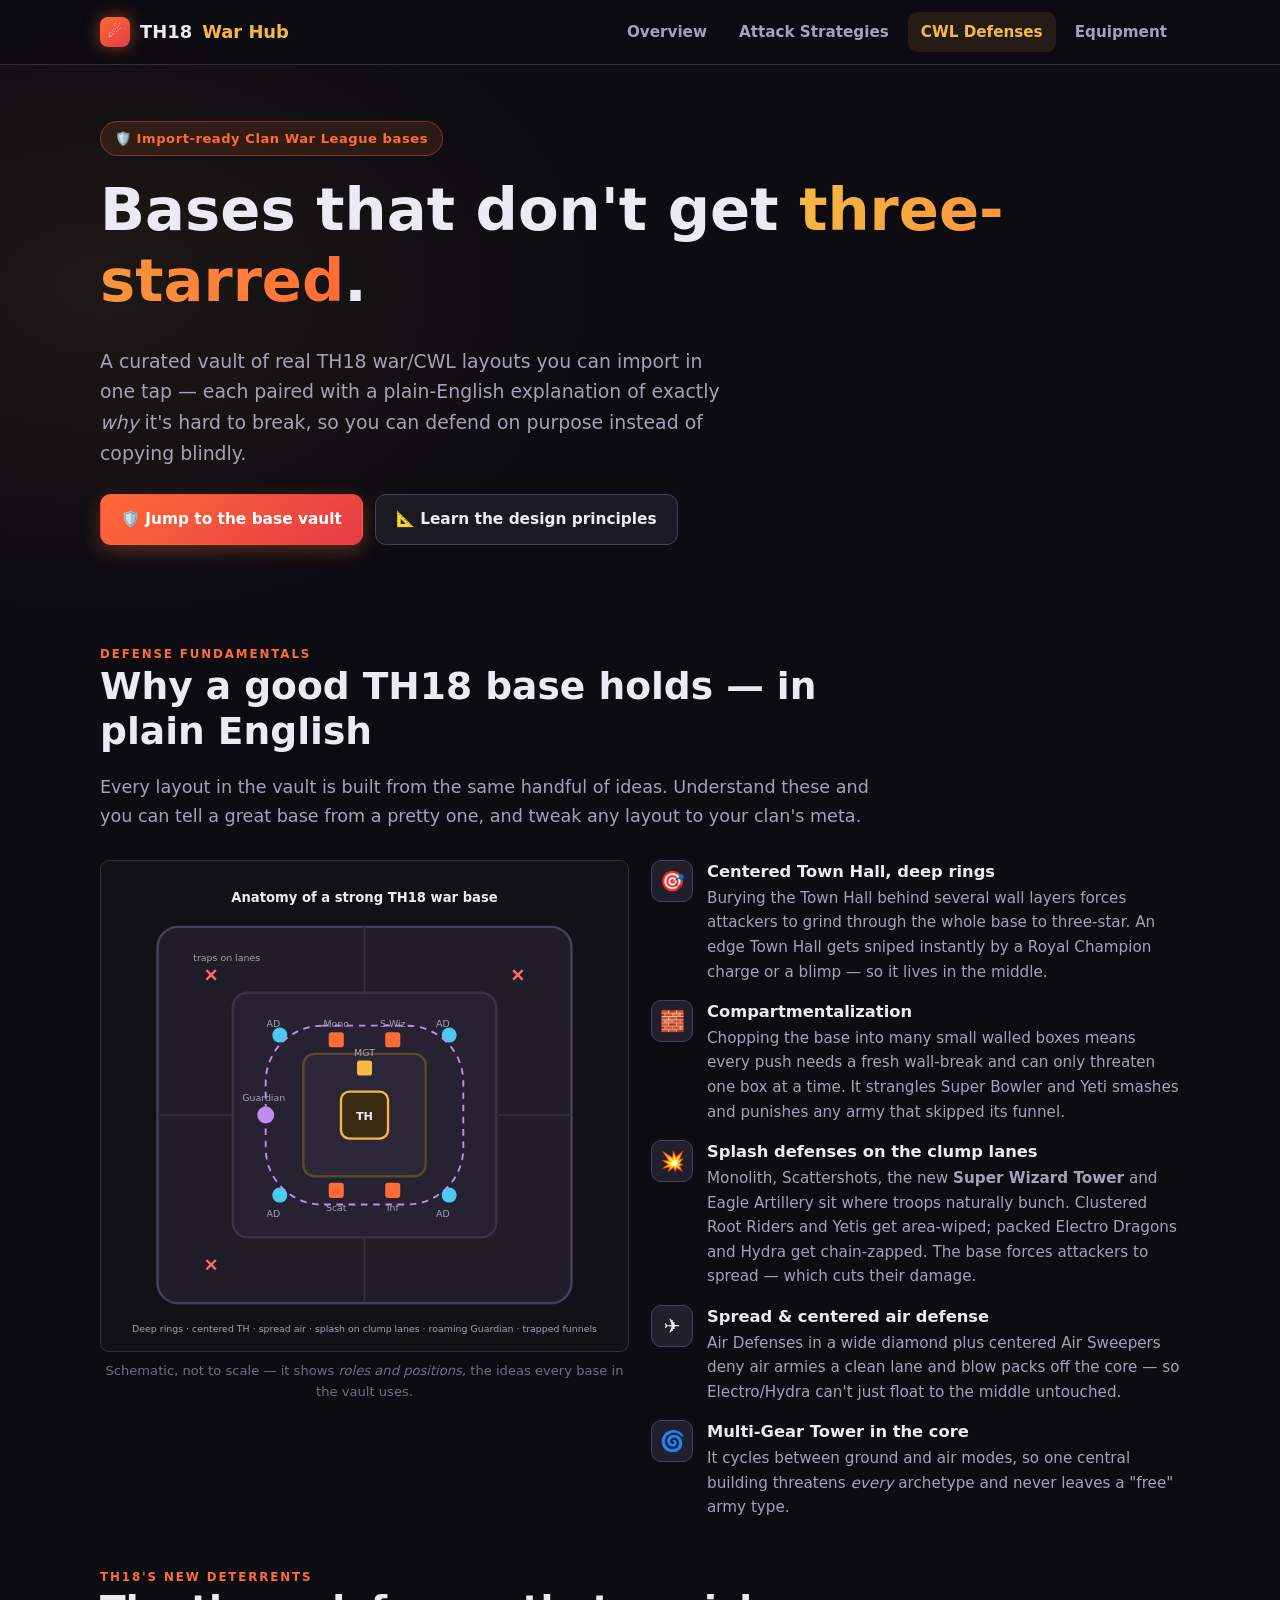
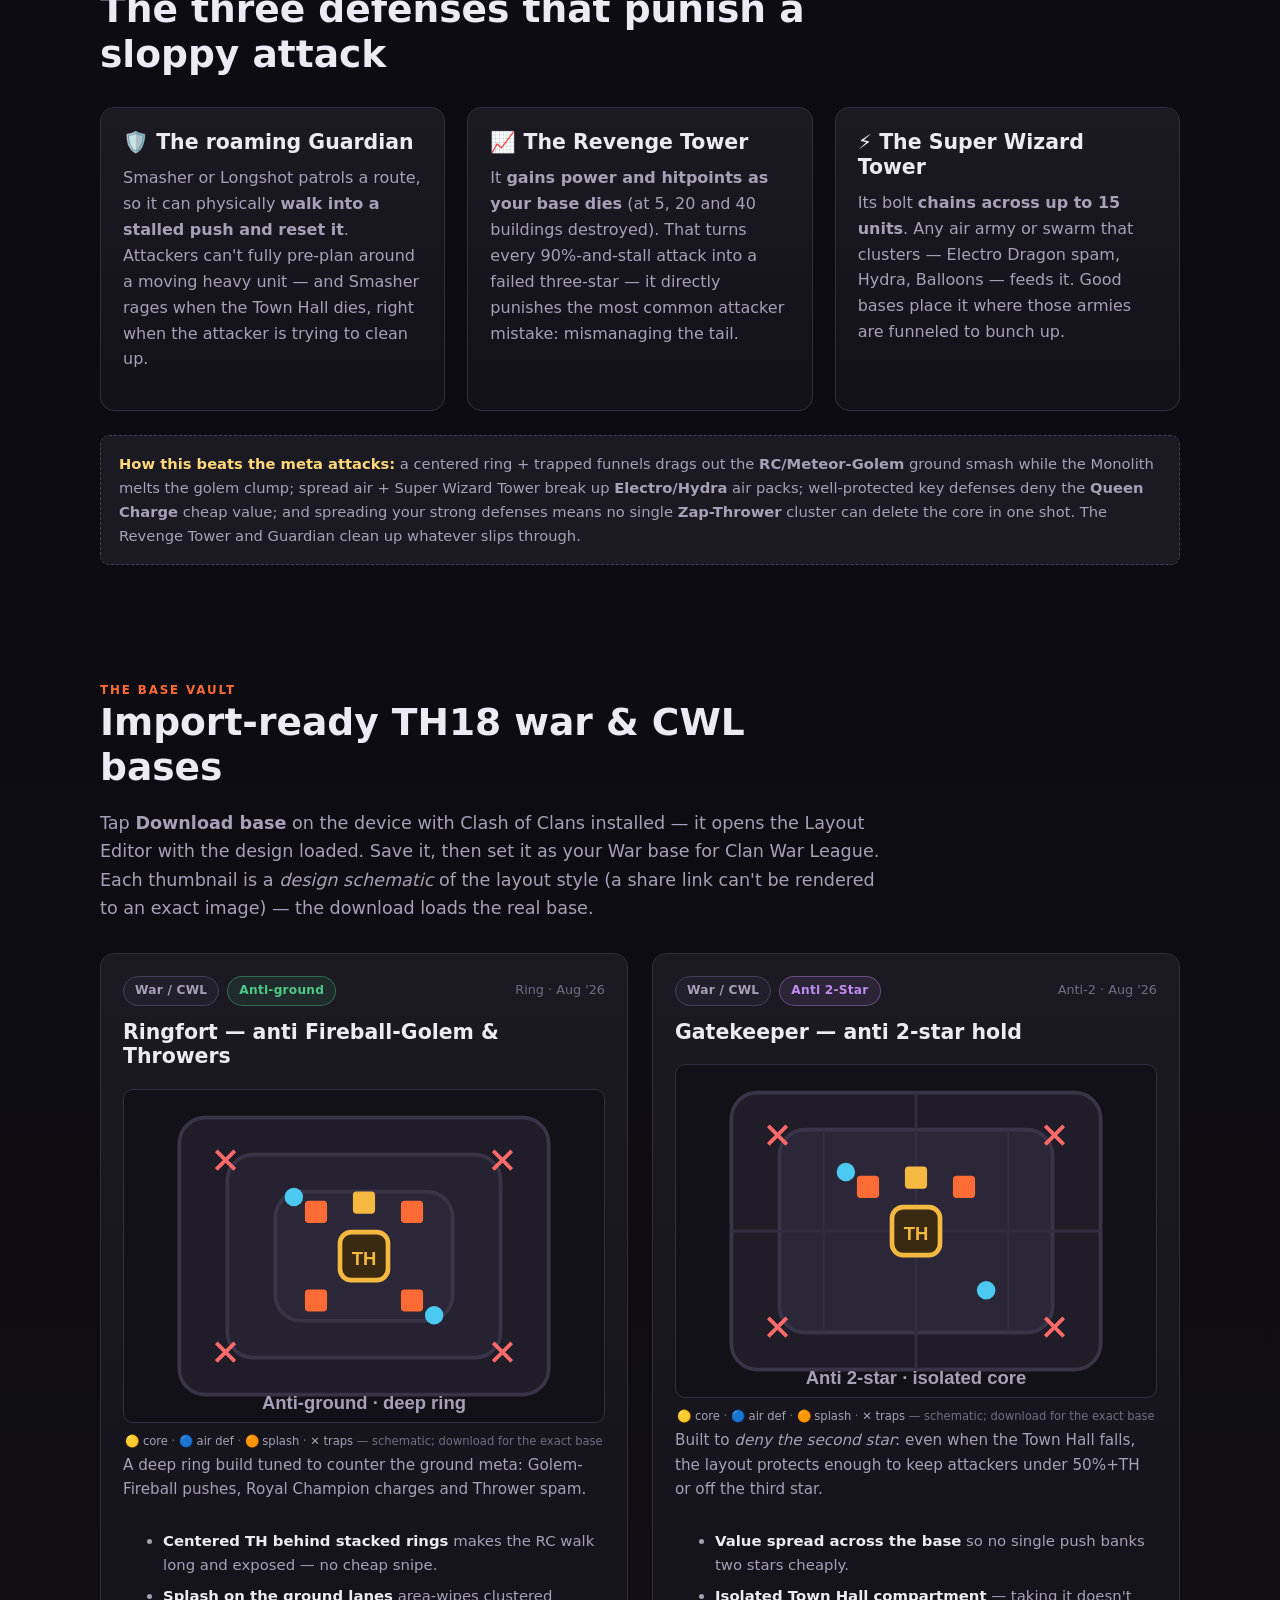
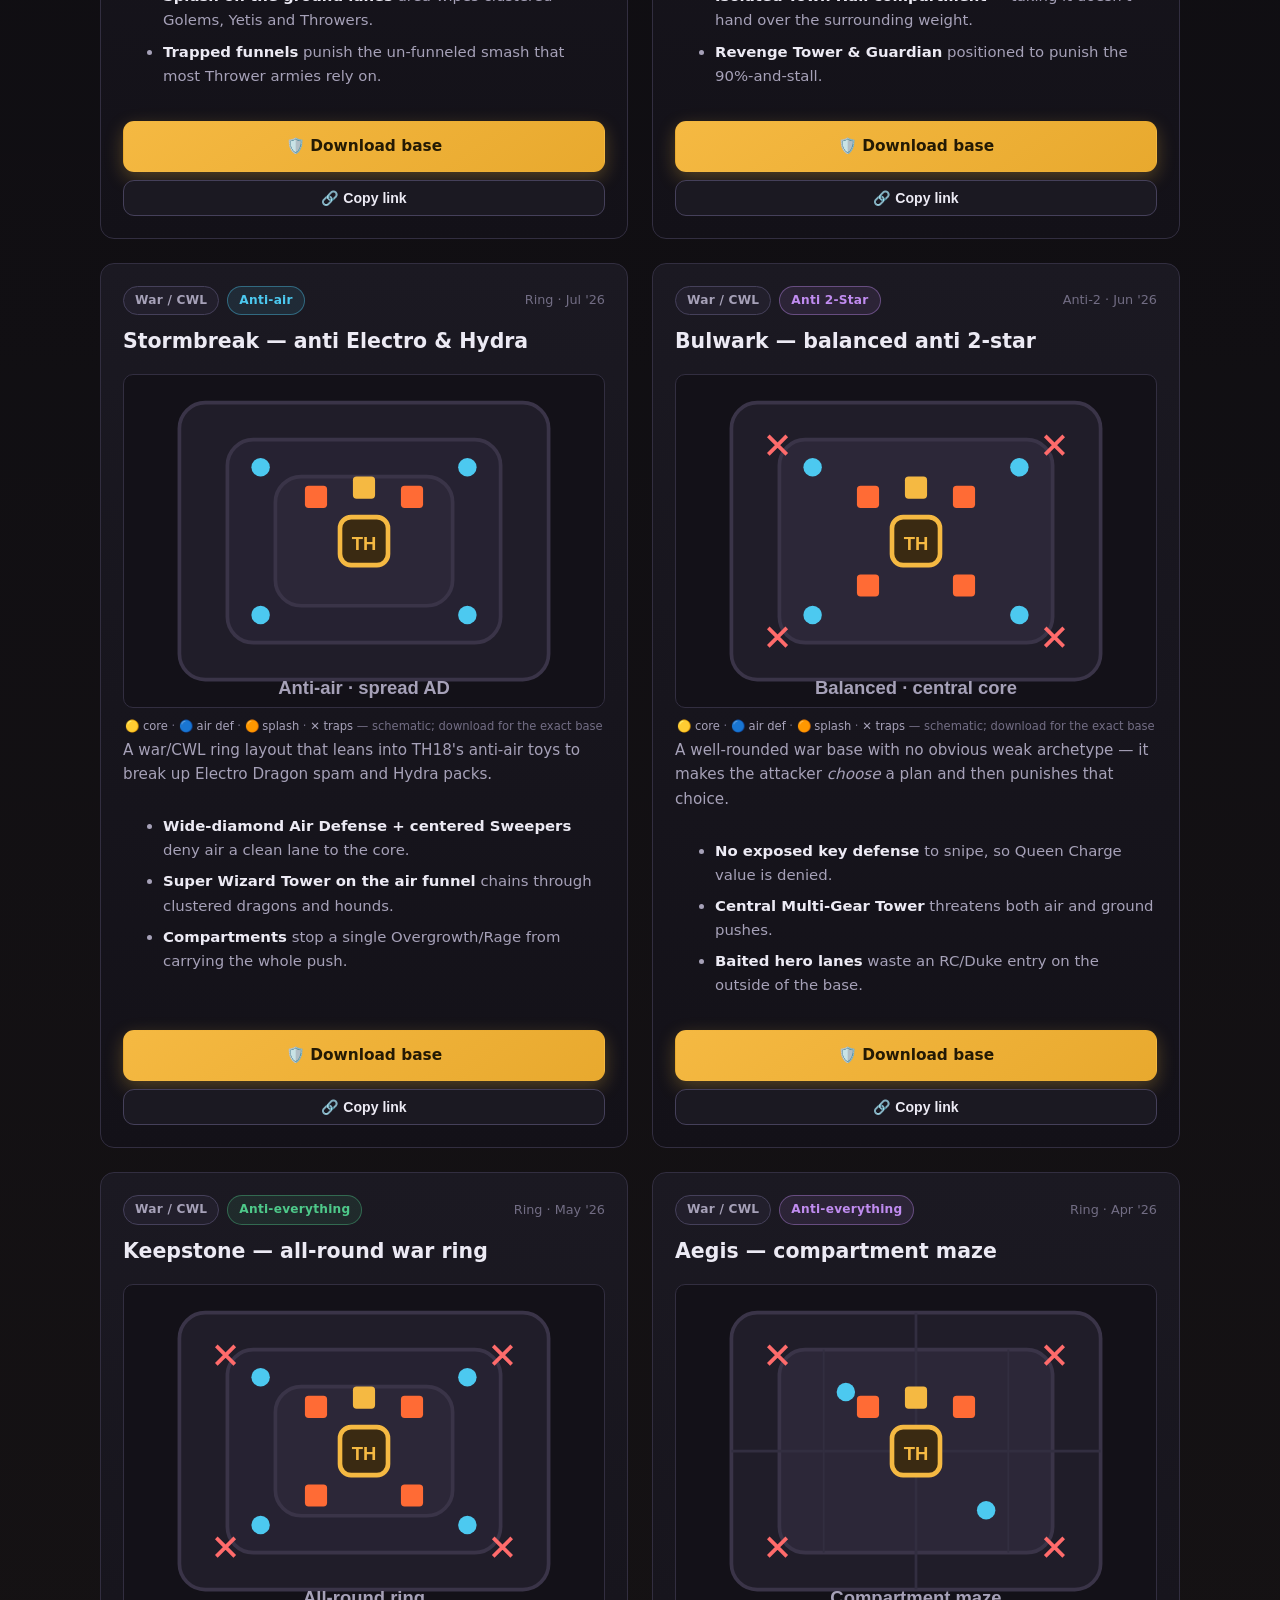
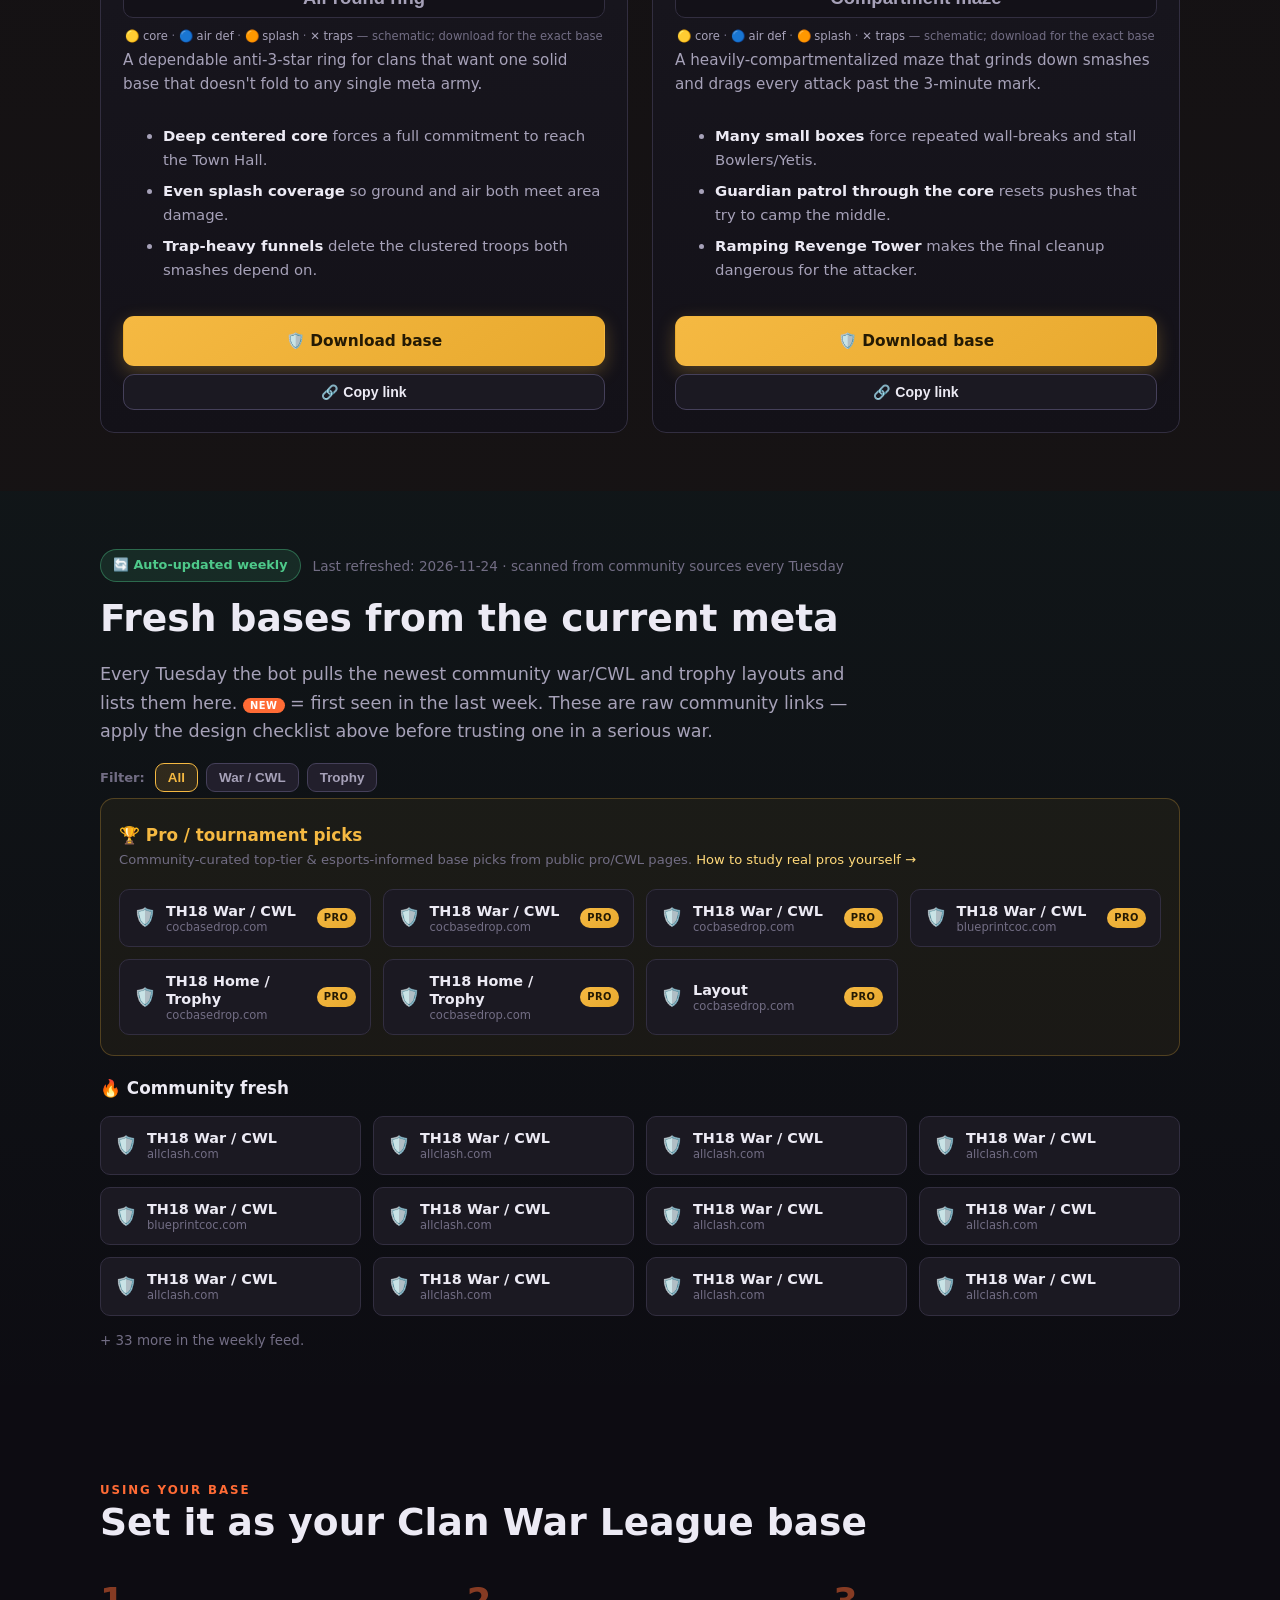
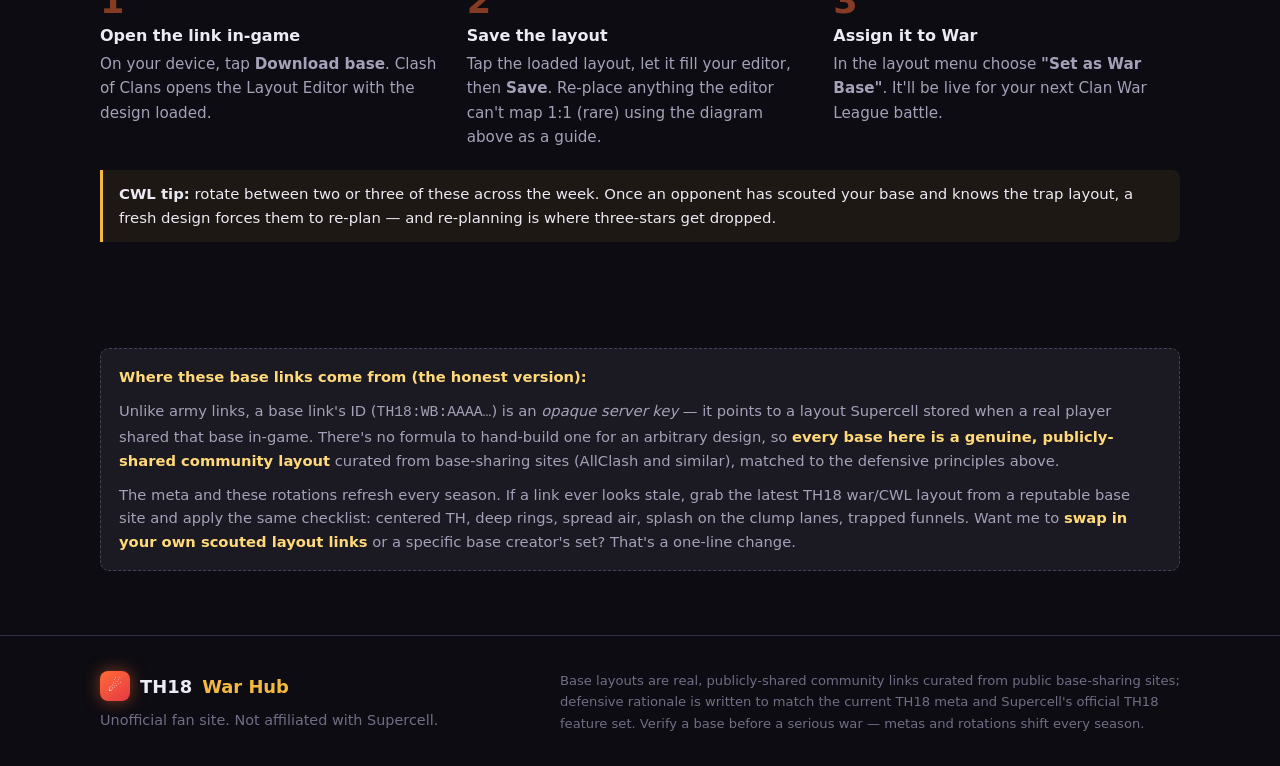
<file: defenses.html>
<!DOCTYPE html>
<html lang="en">
<head>
  <meta charset="UTF-8" />
  <meta name="viewport" content="width=device-width, initial-scale=1.0" />
  <title>TH18 CWL Defense Bases — Import-Ready Layouts & Why They Hold</title>
  <meta name="description" content="Import-ready Town Hall 18 Clan War League base designs, plus a plain-English breakdown of the defensive principles that make them hard to three-star in the current meta." />
  <link rel="stylesheet" href="assets/css/styles.css" />
</head>
<body>

  <header class="nav">
    <div class="wrap">
      <a class="brand" href="index.html"><span class="rock">☄️</span> TH18 <b>War&nbsp;Hub</b></a>
      <button class="nav-toggle" aria-label="Menu">☰</button>
      <nav class="nav-links">
        <a href="index.html">Overview</a>
        <a href="attacks.html">Attack Strategies</a>
        <a href="defenses.html" class="active">CWL Defenses</a>
        <a href="equipment.html">Equipment</a>
      </nav>
    </div>
  </header>

  <!-- HERO -->
  <section class="hero" style="padding-top:56px">
    <div class="wrap">
      <span class="badge">🛡️ Import-ready Clan War League bases</span>
      <h1>Bases that don't get <span class="grad">three-starred</span>.</h1>
      <p class="lead">A curated vault of real TH18 war/CWL layouts you can import in one tap — each paired with a
        plain-English explanation of exactly <em>why</em> it's hard to break, so you can defend on purpose instead of
        copying blindly.</p>
      <div class="hero-cta">
        <a class="btn btn-meteor" href="#vault">🛡️ Jump to the base vault</a>
        <a class="btn btn-ghost" href="#principles">📐 Learn the design principles</a>
      </div>
    </div>
  </section>

  <!-- DESIGN PRINCIPLES -->
  <section id="principles">
    <div class="wrap">
      <div class="section-head">
        <div class="eyebrow">Defense fundamentals</div>
        <h2>Why a good TH18 base holds — in plain English</h2>
        <p class="lead">Every layout in the vault is built from the same handful of ideas. Understand these and you
          can tell a great base from a pretty one, and tweak any layout to your clan's meta.</p>
      </div>

      <div class="grid cols-2" style="align-items:start">
        <figure style="margin:0">
          <svg class="diagram" viewBox="0 0 560 520" role="img" aria-label="Annotated ring base: centered Town Hall, concentric wall compartments, spread air defenses, splash defenses on clumping lanes, a roaming Guardian patrol, and traps on the funnels.">
            <defs>
              <marker id="pd" markerWidth="8" markerHeight="8" refX="4" refY="4"><circle cx="4" cy="4" r="3" fill="#ff6b6b"/></marker>
            </defs>
            <!-- outer ring -->
            <rect x="60" y="70" width="440" height="400" rx="22" fill="#201d29" stroke="#45405a" stroke-width="2.5"/>
            <!-- mid ring -->
            <rect x="140" y="140" width="280" height="260" rx="16" fill="#262232" stroke="#3a3448" stroke-width="2.5"/>
            <!-- inner ring -->
            <rect x="215" y="205" width="130" height="130" rx="12" fill="#2c2738" stroke="#5a4a2a" stroke-width="2.5"/>
            <!-- compartment lines -->
            <line x1="280" y1="70" x2="280" y2="140" stroke="#322e40" stroke-width="2"/>
            <line x1="280" y1="400" x2="280" y2="470" stroke="#322e40" stroke-width="2"/>
            <line x1="60" y1="270" x2="140" y2="270" stroke="#322e40" stroke-width="2"/>
            <line x1="420" y1="270" x2="500" y2="270" stroke="#322e40" stroke-width="2"/>
            <!-- Town Hall center -->
            <rect x="255" y="245" width="50" height="50" rx="9" fill="#3a2a12" stroke="#f5b942" stroke-width="2.5"/>
            <text x="280" y="275" text-anchor="middle" class="svg-label" fill="#f5b942">TH</text>
            <!-- air defenses spread (blue) -->
            <circle cx="190" cy="185" r="8" fill="#4cc9f0"/><text x="176" y="176" class="svg-sub" fill="#4cc9f0">AD</text>
            <circle cx="370" cy="185" r="8" fill="#4cc9f0"/><text x="356" y="176" class="svg-sub" fill="#4cc9f0">AD</text>
            <circle cx="190" cy="355" r="8" fill="#4cc9f0"/><text x="176" y="378" class="svg-sub" fill="#4cc9f0">AD</text>
            <circle cx="370" cy="355" r="8" fill="#4cc9f0"/><text x="356" y="378" class="svg-sub" fill="#4cc9f0">AD</text>
            <!-- splash defenses on clump lanes (orange) -->
            <rect x="242" y="182" width="16" height="16" rx="3" fill="#ff6b35"/><text x="250" y="176" text-anchor="middle" class="svg-sub" fill="#ff6b35">Mono</text>
            <rect x="302" y="182" width="16" height="16" rx="3" fill="#ff6b35"/><text x="310" y="176" text-anchor="middle" class="svg-sub" fill="#ff6b35">S-Wiz</text>
            <rect x="242" y="342" width="16" height="16" rx="3" fill="#ff6b35"/><text x="250" y="372" text-anchor="middle" class="svg-sub" fill="#ff6b35">Scat</text>
            <rect x="302" y="342" width="16" height="16" rx="3" fill="#ff6b35"/><text x="310" y="372" text-anchor="middle" class="svg-sub" fill="#ff6b35">Inf</text>
            <!-- Multi-gear near core -->
            <rect x="272" y="212" width="16" height="16" rx="3" fill="#f5b942"/><text x="280" y="207" text-anchor="middle" class="svg-sub" fill="#f5b942">MGT</text>
            <!-- Guardian patrol (dashed loop) -->
            <rect x="175" y="175" width="210" height="190" rx="60" fill="none" stroke="#c08cf0" stroke-width="2" stroke-dasharray="7 6"/>
            <circle cx="175" cy="270" r="9" fill="#c08cf0"/><text x="150" y="255" class="svg-sub" fill="#c08cf0">Guardian</text>
            <!-- traps on funnels (small red x) -->
            <g stroke="#ff6b6b" stroke-width="2.5">
              <path d="M112 116 l10 10 M122 116 l-10 10"/>
              <path d="M438 116 l10 10 M448 116 l-10 10"/>
              <path d="M112 424 l10 10 M122 424 l-10 10"/>
            </g>
            <text x="98" y="106" class="svg-sub" fill="#ff6b6b">traps on lanes</text>
            <!-- title -->
            <text x="280" y="44" text-anchor="middle" class="svg-label" fill="#eceaf4" style="font-size:14px">Anatomy of a strong TH18 war base</text>
            <text x="280" y="500" text-anchor="middle" class="svg-sub">Deep rings · centered TH · spread air · splash on clump lanes · roaming Guardian · trapped funnels</text>
          </svg>
          <figcaption class="diagram-cap">Schematic, not to scale — it shows <em>roles and positions</em>, the ideas
            every base in the vault uses.</figcaption>
        </figure>

        <div>
          <div class="feat" style="margin-bottom:16px">
            <div class="fico">🎯</div>
            <div><h4>Centered Town Hall, deep rings</h4>
              <p>Burying the Town Hall behind several wall layers forces attackers to grind through the whole base to
                three-star. An edge Town Hall gets sniped instantly by a Royal Champion charge or a blimp — so it lives
                in the middle.</p></div>
          </div>
          <div class="feat" style="margin-bottom:16px">
            <div class="fico">🧱</div>
            <div><h4>Compartmentalization</h4>
              <p>Chopping the base into many small walled boxes means every push needs a fresh wall-break and can only
                threaten one box at a time. It strangles Super Bowler and Yeti smashes and punishes any army that
                skipped its funnel.</p></div>
          </div>
          <div class="feat" style="margin-bottom:16px">
            <div class="fico">💥</div>
            <div><h4>Splash defenses on the clump lanes</h4>
              <p>Monolith, Scattershots, the new <b>Super Wizard Tower</b> and Eagle Artillery sit where troops
                naturally bunch. Clustered Root Riders and Yetis get area-wiped; packed Electro Dragons and Hydra get
                chain-zapped. The base forces attackers to spread — which cuts their damage.</p></div>
          </div>
          <div class="feat" style="margin-bottom:16px">
            <div class="fico">✈️</div>
            <div><h4>Spread &amp; centered air defense</h4>
              <p>Air Defenses in a wide diamond plus centered Air Sweepers deny air armies a clean lane and blow packs
                off the core — so Electro/Hydra can't just float to the middle untouched.</p></div>
          </div>
          <div class="feat">
            <div class="fico">🌀</div>
            <div><h4>Multi-Gear Tower in the core</h4>
              <p>It cycles between ground and air modes, so one central building threatens <em>every</em> archetype and
              never leaves a "free" army type.</p></div>
          </div>
        </div>
      </div>

      <!-- TH18-specific tools -->
      <div class="section-head" style="margin-top:48px">
        <div class="eyebrow">TH18's new deterrents</div>
        <h2>The three defenses that punish a sloppy attack</h2>
      </div>
      <div class="grid cols-3">
        <div class="card">
          <h3>🛡️ The roaming Guardian</h3>
          <p class="muted">Smasher or Longshot patrols a route, so it can physically <strong>walk into a stalled
            push and reset it</strong>. Attackers can't fully pre-plan around a moving heavy unit — and Smasher rages
            when the Town Hall dies, right when the attacker is trying to clean up.</p>
        </div>
        <div class="card">
          <h3>📈 The Revenge Tower</h3>
          <p class="muted">It <strong>gains power and hitpoints as your base dies</strong> (at 5, 20 and 40 buildings
            destroyed). That turns every 90%-and-stall attack into a failed three-star — it directly punishes the most
            common attacker mistake: mismanaging the tail.</p>
        </div>
        <div class="card">
          <h3>⚡ The Super Wizard Tower</h3>
          <p class="muted">Its bolt <strong>chains across up to 15 units</strong>. Any air army or swarm that clusters
            — Electro Dragon spam, Hydra, Balloons — feeds it. Good bases place it where those armies are funneled to
            bunch up.</p>
        </div>
      </div>

      <div class="notice" style="margin-top:24px">
        <strong>How this beats the meta attacks:</strong> a centered ring + trapped funnels drags out the
        <b>RC/Meteor-Golem</b> ground smash while the Monolith melts the golem clump; spread air + Super Wizard Tower
        break up <b>Electro/Hydra</b> air packs; well-protected key defenses deny the <b>Queen Charge</b> cheap value;
        and spreading your strong defenses means no single <b>Zap-Thrower</b> cluster can delete the core in one shot.
        The Revenge Tower and Guardian clean up whatever slips through.
      </div>
    </div>
  </section>

  <!-- BASE VAULT -->
  <section id="vault" style="background:linear-gradient(180deg,transparent,rgba(245,185,66,.04))">
    <div class="wrap">
      <div class="section-head">
        <div class="eyebrow">The base vault</div>
        <h2>Import-ready TH18 war &amp; CWL bases</h2>
        <p class="lead">Tap <b>Download base</b> on the device with Clash of Clans installed — it opens the Layout
          Editor with the design loaded. Save it, then set it as your War base for Clan War League. Each thumbnail is
          a <em>design schematic</em> of the layout style (a share link can't be rendered to an exact image) — the
          download loads the real base.</p>
      </div>

      <div class="base-grid">

        <!-- Base 1 -->
        <div class="card base-card">
          <div class="tag-row">
            <div class="chips"><span class="chip">War / CWL</span><span class="chip ground">Anti-ground</span></div>
            <span class="faint" style="font-size:.8rem">Ring · Aug '26</span>
          </div>
          <h3>Ringfort — anti Fireball-Golem &amp; Throwers</h3>
          <div class="base-thumb" data-arch="Anti-ground · deep ring" data-rings="3" data-air="0" data-maze="0" data-traps="1" data-splash="4"></div>
          <p class="thumb-cap"><span class="k">🟡 core</span> · <span class="k">🔵 air def</span> · <span class="k">🟠 splash</span> · <span class="k">✕ traps</span> — schematic; download for the exact base</p>
          <p class="muted" style="font-size:.95rem">A deep ring build tuned to counter the ground meta: Golem-Fireball
            pushes, Royal Champion charges and Thrower spam.</p>
          <ul class="why">
            <li><strong>Centered TH behind stacked rings</strong> makes the RC walk long and exposed — no cheap snipe.</li>
            <li><strong>Splash on the ground lanes</strong> area-wipes clustered Golems, Yetis and Throwers.</li>
            <li><strong>Trapped funnels</strong> punish the un-funneled smash that most Thrower armies rely on.</li>
          </ul>
          <div class="foot">
            <a class="btn btn-gold btn-block" href="https://link.clashofclans.com/en?action=OpenLayout&id=TH18%3AWB%3AAAAAQgAAAAJZVBd2xjECNRDq_s-RelgI">🛡️ Download base</a>
            <button class="btn btn-ghost btn-sm btn-block" style="margin-top:8px" data-copy="https://link.clashofclans.com/en?action=OpenLayout&id=TH18%3AWB%3AAAAAQgAAAAJZVBd2xjECNRDq_s-RelgI">🔗 Copy link</button>
          </div>
        </div>

        <!-- Base 2 -->
        <div class="card base-card">
          <div class="tag-row">
            <div class="chips"><span class="chip">War / CWL</span><span class="chip hybrid">Anti 2-Star</span></div>
            <span class="faint" style="font-size:.8rem">Anti-2 · Aug '26</span>
          </div>
          <h3>Gatekeeper — anti 2-star hold</h3>
          <div class="base-thumb" data-arch="Anti 2-star · isolated core" data-rings="2" data-air="0" data-maze="1" data-traps="1" data-splash="2"></div>
          <p class="thumb-cap"><span class="k">🟡 core</span> · <span class="k">🔵 air def</span> · <span class="k">🟠 splash</span> · <span class="k">✕ traps</span> — schematic; download for the exact base</p>
          <p class="muted" style="font-size:.95rem">Built to <em>deny the second star</em>: even when the Town Hall
            falls, the layout protects enough to keep attackers under 50%+TH or off the third star.</p>
          <ul class="why">
            <li><strong>Value spread across the base</strong> so no single push banks two stars cheaply.</li>
            <li><strong>Isolated Town Hall compartment</strong> — taking it doesn't hand over the surrounding weight.</li>
            <li><strong>Revenge Tower &amp; Guardian</strong> positioned to punish the 90%-and-stall.</li>
          </ul>
          <div class="foot">
            <a class="btn btn-gold btn-block" href="https://link.clashofclans.com/en?action=OpenLayout&id=TH18%3AWB%3AAAAAJgAAAAK8NXnFxPiPmp1X4lmehu3r">🛡️ Download base</a>
            <button class="btn btn-ghost btn-sm btn-block" style="margin-top:8px" data-copy="https://link.clashofclans.com/en?action=OpenLayout&id=TH18%3AWB%3AAAAAJgAAAAK8NXnFxPiPmp1X4lmehu3r">🔗 Copy link</button>
          </div>
        </div>

        <!-- Base 3 -->
        <div class="card base-card">
          <div class="tag-row">
            <div class="chips"><span class="chip">War / CWL</span><span class="chip air">Anti-air</span></div>
            <span class="faint" style="font-size:.8rem">Ring · Jul '26</span>
          </div>
          <h3>Stormbreak — anti Electro &amp; Hydra</h3>
          <div class="base-thumb" data-arch="Anti-air · spread AD" data-rings="3" data-air="1" data-maze="0" data-traps="0" data-splash="2"></div>
          <p class="thumb-cap"><span class="k">🟡 core</span> · <span class="k">🔵 air def</span> · <span class="k">🟠 splash</span> · <span class="k">✕ traps</span> — schematic; download for the exact base</p>
          <p class="muted" style="font-size:.95rem">A war/CWL ring layout that leans into TH18's anti-air toys to break
            up Electro Dragon spam and Hydra packs.</p>
          <ul class="why">
            <li><strong>Wide-diamond Air Defense + centered Sweepers</strong> deny air a clean lane to the core.</li>
            <li><strong>Super Wizard Tower on the air funnel</strong> chains through clustered dragons and hounds.</li>
            <li><strong>Compartments</strong> stop a single Overgrowth/Rage from carrying the whole push.</li>
          </ul>
          <div class="foot">
            <a class="btn btn-gold btn-block" href="https://link.clashofclans.com/en?action=OpenLayout&id=TH18%3AWB%3AAAAAGQAAAAK1YJ1CS2JP5pMY4I_WbnAj">🛡️ Download base</a>
            <button class="btn btn-ghost btn-sm btn-block" style="margin-top:8px" data-copy="https://link.clashofclans.com/en?action=OpenLayout&id=TH18%3AWB%3AAAAAGQAAAAK1YJ1CS2JP5pMY4I_WbnAj">🔗 Copy link</button>
          </div>
        </div>

        <!-- Base 4 -->
        <div class="card base-card">
          <div class="tag-row">
            <div class="chips"><span class="chip">War / CWL</span><span class="chip hybrid">Anti 2-Star</span></div>
            <span class="faint" style="font-size:.8rem">Anti-2 · Jun '26</span>
          </div>
          <h3>Bulwark — balanced anti 2-star</h3>
          <div class="base-thumb" data-arch="Balanced · central core" data-rings="2" data-air="1" data-maze="0" data-traps="1" data-splash="4"></div>
          <p class="thumb-cap"><span class="k">🟡 core</span> · <span class="k">🔵 air def</span> · <span class="k">🟠 splash</span> · <span class="k">✕ traps</span> — schematic; download for the exact base</p>
          <p class="muted" style="font-size:.95rem">A well-rounded war base with no obvious weak archetype — it makes
            the attacker <em>choose</em> a plan and then punishes that choice.</p>
          <ul class="why">
            <li><strong>No exposed key defense</strong> to snipe, so Queen Charge value is denied.</li>
            <li><strong>Central Multi-Gear Tower</strong> threatens both air and ground pushes.</li>
            <li><strong>Baited hero lanes</strong> waste an RC/Duke entry on the outside of the base.</li>
          </ul>
          <div class="foot">
            <a class="btn btn-gold btn-block" href="https://link.clashofclans.com/en?action=OpenLayout&id=TH18%3AWB%3AAAAAJgAAAAKxcQD_VpeDEjSR9AV-8cCl">🛡️ Download base</a>
            <button class="btn btn-ghost btn-sm btn-block" style="margin-top:8px" data-copy="https://link.clashofclans.com/en?action=OpenLayout&id=TH18%3AWB%3AAAAAJgAAAAKxcQD_VpeDEjSR9AV-8cCl">🔗 Copy link</button>
          </div>
        </div>

        <!-- Base 5 -->
        <div class="card base-card">
          <div class="tag-row">
            <div class="chips"><span class="chip">War / CWL</span><span class="chip ground">Anti-everything</span></div>
            <span class="faint" style="font-size:.8rem">Ring · May '26</span>
          </div>
          <h3>Keepstone — all-round war ring</h3>
          <div class="base-thumb" data-arch="All-round ring" data-rings="3" data-air="1" data-maze="0" data-traps="1" data-splash="4"></div>
          <p class="thumb-cap"><span class="k">🟡 core</span> · <span class="k">🔵 air def</span> · <span class="k">🟠 splash</span> · <span class="k">✕ traps</span> — schematic; download for the exact base</p>
          <p class="muted" style="font-size:.95rem">A dependable anti-3-star ring for clans that want one solid base
            that doesn't fold to any single meta army.</p>
          <ul class="why">
            <li><strong>Deep centered core</strong> forces a full commitment to reach the Town Hall.</li>
            <li><strong>Even splash coverage</strong> so ground and air both meet area damage.</li>
            <li><strong>Trap-heavy funnels</strong> delete the clustered troops both smashes depend on.</li>
          </ul>
          <div class="foot">
            <a class="btn btn-gold btn-block" href="https://link.clashofclans.com/en?action=OpenLayout&id=TH18%3AWB%3AAAAAGQAAAAKwKX-VJAhS6qaoPgxiFmts">🛡️ Download base</a>
            <button class="btn btn-ghost btn-sm btn-block" style="margin-top:8px" data-copy="https://link.clashofclans.com/en?action=OpenLayout&id=TH18%3AWB%3AAAAAGQAAAAKwKX-VJAhS6qaoPgxiFmts">🔗 Copy link</button>
          </div>
        </div>

        <!-- Base 6 -->
        <div class="card base-card">
          <div class="tag-row">
            <div class="chips"><span class="chip">War / CWL</span><span class="chip hybrid">Anti-everything</span></div>
            <span class="faint" style="font-size:.8rem">Ring · Apr '26</span>
          </div>
          <h3>Aegis — compartment maze</h3>
          <div class="base-thumb" data-arch="Compartment maze" data-rings="2" data-air="0" data-maze="1" data-traps="1" data-splash="2"></div>
          <p class="thumb-cap"><span class="k">🟡 core</span> · <span class="k">🔵 air def</span> · <span class="k">🟠 splash</span> · <span class="k">✕ traps</span> — schematic; download for the exact base</p>
          <p class="muted" style="font-size:.95rem">A heavily-compartmentalized maze that grinds down smashes and
            drags every attack past the 3-minute mark.</p>
          <ul class="why">
            <li><strong>Many small boxes</strong> force repeated wall-breaks and stall Bowlers/Yetis.</li>
            <li><strong>Guardian patrol through the core</strong> resets pushes that try to camp the middle.</li>
            <li><strong>Ramping Revenge Tower</strong> makes the final cleanup dangerous for the attacker.</li>
          </ul>
          <div class="foot">
            <a class="btn btn-gold btn-block" href="https://link.clashofclans.com/en?action=OpenLayout&id=TH18%3AWB%3AAAAAGQAAAAKuia8k1yr4stFLvpiNS9C2">🛡️ Download base</a>
            <button class="btn btn-ghost btn-sm btn-block" style="margin-top:8px" data-copy="https://link.clashofclans.com/en?action=OpenLayout&id=TH18%3AWB%3AAAAAGQAAAAKuia8k1yr4stFLvpiNS9C2">🔗 Copy link</button>
          </div>
        </div>

      </div>
    </div>
  </section>

  <!-- FRESH THIS WEEK (auto-updated by the weekly bot) -->
  <section class="fresh-section" id="fresh">
    <div class="wrap">
      <div class="section-head" style="margin-bottom:8px">
        <div class="fresh-head">
          <span class="fresh-badge">🔄 Auto-updated weekly</span>
          <span class="fresh-meta">Last refreshed: <span data-fresh-date>—</span> · scanned from community sources every Tuesday</span>
        </div>
        <h2 style="margin-top:14px">Fresh bases from the current meta</h2>
        <p class="lead">Every Tuesday the bot pulls the newest community war/CWL and trophy layouts and lists them
          here. <span class="tag-new">NEW</span> = first seen in the last week. These are raw community links —
          apply the design checklist above before trusting one in a serious war.</p>
      </div>
      <div class="feed-filters" id="base-filters">
        <span class="ff-label">Filter:</span>
        <button class="popt active" data-filter="all">All</button>
        <button class="popt" data-filter="WB">War / CWL</button>
        <button class="popt" data-filter="HV">Trophy</button>
      </div>
      <div class="pro-block" data-pro-block>
        <h3 class="fresh-subhead">🏆 Pro / tournament picks</h3>
        <p class="pro-note">Community-curated top-tier &amp; esports-informed base picks from public pro/CWL pages.
          <a href="index.html#study-pros">How to study real pros yourself →</a></p>
        <div id="pro-bases" class="fresh-grid"></div>
      </div>
      <h3 class="fresh-subhead">🔥 Community fresh</h3>
      <div id="fresh-bases" class="fresh-grid"></div>
      <p class="fresh-empty" data-fresh-fallback style="display:none">The live feed loads on the published site
        (GitHub Pages). If you're viewing a local copy, push to GitHub to see it populate.</p>
    </div>
  </section>

  <!-- SET AS WAR BASE -->
  <section>
    <div class="wrap">
      <div class="section-head">
        <div class="eyebrow">Using your base</div>
        <h2>Set it as your Clan War League base</h2>
      </div>
      <div class="howto">
        <div class="step"><div class="n">1</div><h4>Open the link in-game</h4>
          <p>On your device, tap <b>Download base</b>. Clash of Clans opens the Layout Editor with the design loaded.</p></div>
        <div class="step"><div class="n">2</div><h4>Save the layout</h4>
          <p>Tap the loaded layout, let it fill your editor, then <b>Save</b>. Re-place anything the editor can't map
            1:1 (rare) using the diagram above as a guide.</p></div>
        <div class="step"><div class="n">3</div><h4>Assign it to War</h4>
          <p>In the layout menu choose <b>"Set as War Base"</b>. It'll be live for your next Clan War League battle.</p></div>
      </div>

      <div class="callout warn" style="margin-top:20px">
        <strong>CWL tip:</strong> rotate between two or three of these across the week. Once an opponent has scouted
        your base and knows the trap layout, a fresh design forces them to re-plan — and re-planning is where three-stars
        get dropped.
      </div>
    </div>
  </section>

  <!-- HONESTY NOTE -->
  <section class="tight">
    <div class="wrap">
      <div class="notice">
        <p style="margin:0 0 10px"><strong>Where these base links come from (the honest version):</strong></p>
        <p style="margin:0 0 10px">Unlike army links, a base link's ID (<code>TH18:WB:AAAA…</code>) is an
          <em>opaque server key</em> — it points to a layout Supercell stored when a real player shared that base
          in-game. There's no formula to hand-build one for an arbitrary design, so <strong>every base here is a
          genuine, publicly-shared community layout</strong> curated from base-sharing sites (AllClash and similar),
          matched to the defensive principles above.</p>
        <p style="margin:0">The meta and these rotations refresh every season. If a link ever looks stale, grab the
          latest TH18 war/CWL layout from a reputable base site and apply the same checklist: centered TH, deep rings,
          spread air, splash on the clump lanes, trapped funnels. Want me to <strong>swap in your own scouted layout
          links</strong> or a specific base creator's set? That's a one-line change.</p>
      </div>
    </div>
  </section>

  <footer>
    <div class="wrap">
      <div>
        <div class="brand" style="margin-bottom:8px"><span class="rock">☄️</span> TH18 <b>War&nbsp;Hub</b></div>
        <div class="faint">Unofficial fan site. Not affiliated with Supercell.</div>
      </div>
      <div class="src">
        Base layouts are real, publicly-shared community links curated from public base-sharing sites; defensive
        rationale is written to match the current TH18 meta and Supercell's official TH18 feature set. Verify a base
        before a serious war — metas and rotations shift every season.
      </div>
    </div>
  </footer>

  <div id="toast" class="toast"></div>
  <script src="assets/js/main.js"></script>
</body>
</html>
</file>
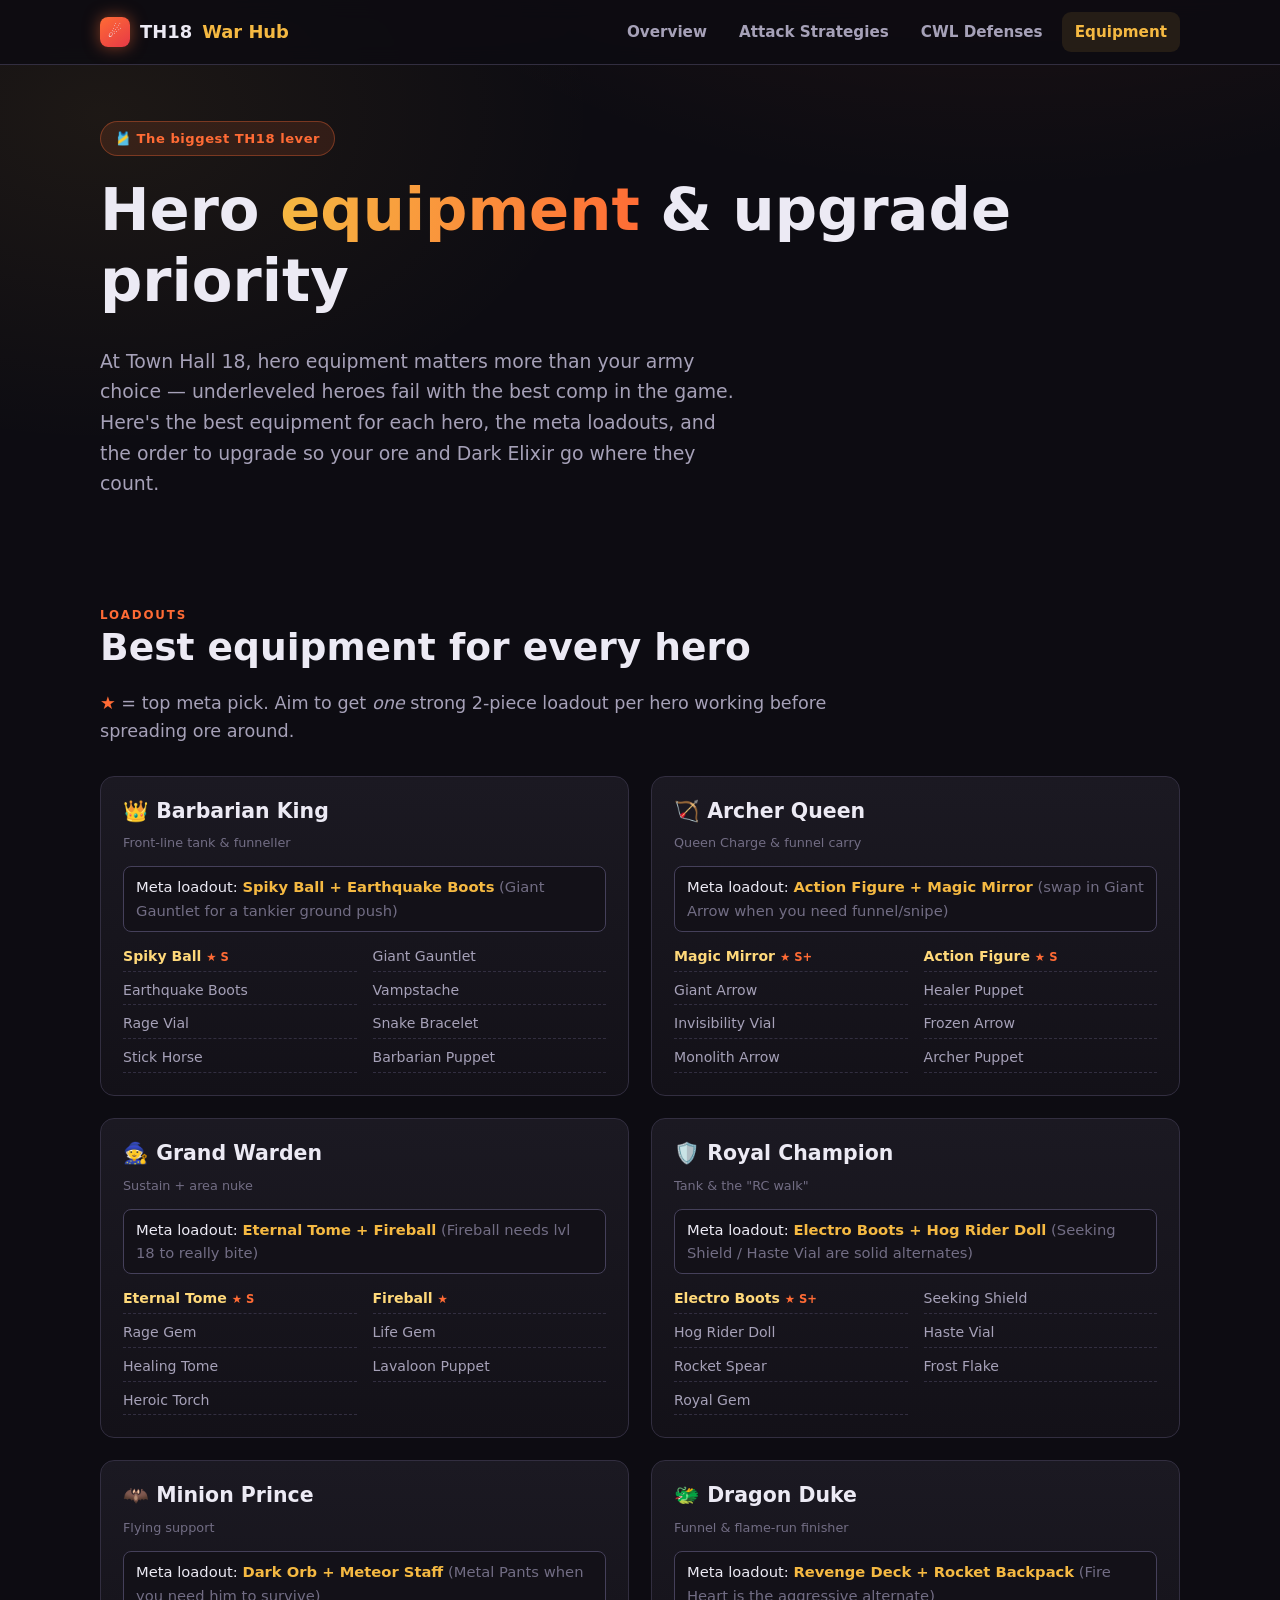
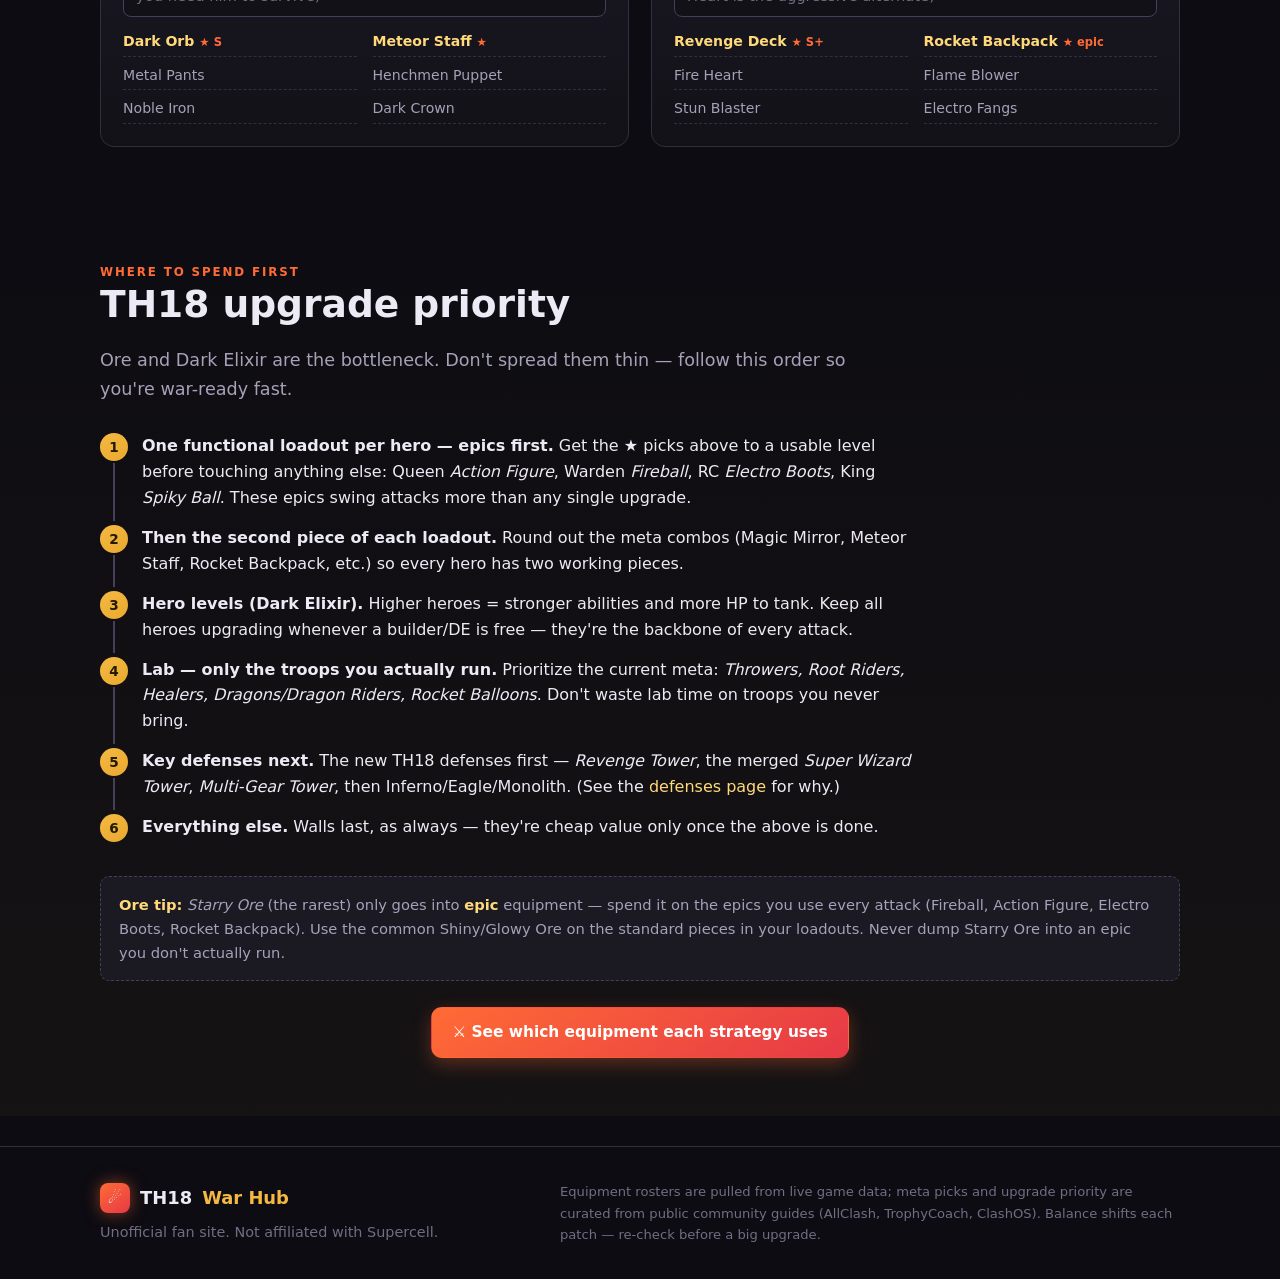
<file: equipment.html>
<!DOCTYPE html>
<html lang="en">
<head>
  <meta charset="UTF-8" />
  <meta name="viewport" content="width=device-width, initial-scale=1.0" />
  <title>TH18 Hero Equipment & Upgrade Priority Guide</title>
  <meta name="description" content="The best hero equipment for every hero at Town Hall 18, the meta loadouts, and a clear upgrade-priority order so you spend ore and Dark Elixir where it counts." />
  <link rel="stylesheet" href="assets/css/styles.css" />
  <style>
    .eq-list { list-style: none; margin: 10px 0 0; padding: 0; display: grid; grid-template-columns: 1fr 1fr; gap: 4px 16px; }
    .eq-list li { font-size: .88rem; color: var(--muted); padding: 3px 0; border-bottom: 1px dashed var(--border); }
    .eq-list li.star { color: var(--gold-soft); font-weight: 700; }
    .eq-list li .s { color: var(--meteor); font-size: .72rem; font-weight: 800; }
    .hero-role { font-size: .8rem; color: var(--faint); }
    .meta-combo { background: var(--bg-2); border: 1px solid var(--border-2); border-radius: 8px;
      padding: 8px 12px; margin: 12px 0 2px; font-size: .92rem; }
    .meta-combo b { color: var(--gold); }
    @media (max-width: 520px) { .eq-list { grid-template-columns: 1fr; } }
  </style>
</head>
<body>

  <header class="nav">
    <div class="wrap">
      <a class="brand" href="index.html"><span class="rock">☄️</span> TH18 <b>War&nbsp;Hub</b></a>
      <button class="nav-toggle" aria-label="Menu">☰</button>
      <nav class="nav-links">
        <a href="index.html">Overview</a>
        <a href="attacks.html">Attack Strategies</a>
        <a href="defenses.html">CWL Defenses</a>
        <a href="equipment.html" class="active">Equipment</a>
      </nav>
    </div>
  </header>

  <section class="hero" style="padding:56px 0 30px">
    <div class="wrap">
      <span class="badge">🎽 The biggest TH18 lever</span>
      <h1>Hero <span class="grad">equipment</span> &amp; upgrade priority</h1>
      <p class="lead">At Town Hall 18, hero equipment matters more than your army choice — underleveled heroes fail
        with the best comp in the game. Here's the best equipment for each hero, the meta loadouts, and the order to
        upgrade so your ore and Dark Elixir go where they count.</p>
    </div>
  </section>

  <!-- BEST EQUIPMENT PER HERO -->
  <section id="by-hero">
    <div class="wrap">
      <div class="section-head">
        <div class="eyebrow">Loadouts</div>
        <h2>Best equipment for every hero</h2>
        <p class="lead"><span class="s" style="color:var(--meteor);font-weight:800">★</span> = top meta pick. Aim to
          get <em>one</em> strong 2-piece loadout per hero working before spreading ore around.</p>
      </div>

      <div class="grid cols-2">
        <div class="card">
          <h3>👑 Barbarian King</h3>
          <div class="hero-role">Front-line tank &amp; funneller</div>
          <div class="meta-combo">Meta loadout: <b>Spiky Ball + Earthquake Boots</b> <span class="faint">(Giant Gauntlet for a tankier ground push)</span></div>
          <ul class="eq-list">
            <li class="star">Spiky Ball <span class="s">★ S</span></li>
            <li>Giant Gauntlet</li>
            <li>Earthquake Boots</li>
            <li>Vampstache</li>
            <li>Rage Vial</li>
            <li>Snake Bracelet</li>
            <li>Stick Horse</li>
            <li>Barbarian Puppet</li>
          </ul>
        </div>

        <div class="card">
          <h3>🏹 Archer Queen</h3>
          <div class="hero-role">Queen Charge &amp; funnel carry</div>
          <div class="meta-combo">Meta loadout: <b>Action Figure + Magic Mirror</b> <span class="faint">(swap in Giant Arrow when you need funnel/snipe)</span></div>
          <ul class="eq-list">
            <li class="star">Magic Mirror <span class="s">★ S+</span></li>
            <li class="star">Action Figure <span class="s">★ S</span></li>
            <li>Giant Arrow</li>
            <li>Healer Puppet</li>
            <li>Invisibility Vial</li>
            <li>Frozen Arrow</li>
            <li>Monolith Arrow</li>
            <li>Archer Puppet</li>
          </ul>
        </div>

        <div class="card">
          <h3>🧙 Grand Warden</h3>
          <div class="hero-role">Sustain + area nuke</div>
          <div class="meta-combo">Meta loadout: <b>Eternal Tome + Fireball</b> <span class="faint">(Fireball needs lvl 18 to really bite)</span></div>
          <ul class="eq-list">
            <li class="star">Eternal Tome <span class="s">★ S</span></li>
            <li class="star">Fireball <span class="s">★</span></li>
            <li>Rage Gem</li>
            <li>Life Gem</li>
            <li>Healing Tome</li>
            <li>Lavaloon Puppet</li>
            <li>Heroic Torch</li>
          </ul>
        </div>

        <div class="card">
          <h3>🛡️ Royal Champion</h3>
          <div class="hero-role">Tank &amp; the "RC walk"</div>
          <div class="meta-combo">Meta loadout: <b>Electro Boots + Hog Rider Doll</b> <span class="faint">(Seeking Shield / Haste Vial are solid alternates)</span></div>
          <ul class="eq-list">
            <li class="star">Electro Boots <span class="s">★ S+</span></li>
            <li>Seeking Shield</li>
            <li>Hog Rider Doll</li>
            <li>Haste Vial</li>
            <li>Rocket Spear</li>
            <li>Frost Flake</li>
            <li>Royal Gem</li>
          </ul>
        </div>

        <div class="card">
          <h3>🦇 Minion Prince</h3>
          <div class="hero-role">Flying support</div>
          <div class="meta-combo">Meta loadout: <b>Dark Orb + Meteor Staff</b> <span class="faint">(Metal Pants when you need him to survive)</span></div>
          <ul class="eq-list">
            <li class="star">Dark Orb <span class="s">★ S</span></li>
            <li class="star">Meteor Staff <span class="s">★</span></li>
            <li>Metal Pants</li>
            <li>Henchmen Puppet</li>
            <li>Noble Iron</li>
            <li>Dark Crown</li>
          </ul>
        </div>

        <div class="card">
          <h3>🐲 Dragon Duke</h3>
          <div class="hero-role">Funnel &amp; flame-run finisher</div>
          <div class="meta-combo">Meta loadout: <b>Revenge Deck + Rocket Backpack</b> <span class="faint">(Fire Heart is the aggressive alternate)</span></div>
          <ul class="eq-list">
            <li class="star">Revenge Deck <span class="s">★ S+</span></li>
            <li class="star">Rocket Backpack <span class="s">★ epic</span></li>
            <li>Fire Heart</li>
            <li>Flame Blower</li>
            <li>Stun Blaster</li>
            <li>Electro Fangs</li>
          </ul>
        </div>
      </div>
    </div>
  </section>

  <!-- UPGRADE PRIORITY -->
  <section id="priority" style="background:linear-gradient(180deg,transparent,rgba(245,185,66,.04))">
    <div class="wrap">
      <div class="section-head">
        <div class="eyebrow">Where to spend first</div>
        <h2>TH18 upgrade priority</h2>
        <p class="lead">Ore and Dark Elixir are the bottleneck. Don't spread them thin — follow this order so you're
          war-ready fast.</p>
      </div>

      <ol class="steps" style="max-width:820px">
        <li><b>One functional loadout per hero — epics first.</b> Get the ★ picks above to a usable level before
          touching anything else: Queen <em>Action Figure</em>, Warden <em>Fireball</em>, RC <em>Electro Boots</em>,
          King <em>Spiky Ball</em>. These epics swing attacks more than any single upgrade.</li>
        <li><b>Then the second piece of each loadout.</b> Round out the meta combos (Magic Mirror, Meteor Staff,
          Rocket Backpack, etc.) so every hero has two working pieces.</li>
        <li><b>Hero levels (Dark Elixir).</b> Higher heroes = stronger abilities and more HP to tank. Keep all heroes
          upgrading whenever a builder/DE is free — they're the backbone of every attack.</li>
        <li><b>Lab — only the troops you actually run.</b> Prioritize the current meta: <em>Throwers, Root Riders,
          Healers, Dragons/Dragon Riders, Rocket Balloons</em>. Don't waste lab time on troops you never bring.</li>
        <li><b>Key defenses next.</b> The new TH18 defenses first — <em>Revenge Tower</em>, the merged
          <em>Super Wizard Tower</em>, <em>Multi-Gear Tower</em>, then Inferno/Eagle/Monolith. (See the
          <a href="defenses.html">defenses page</a> for why.)</li>
        <li><b>Everything else.</b> Walls last, as always — they're cheap value only once the above is done.</li>
      </ol>

      <div class="notice" style="margin-top:22px">
        <strong>Ore tip:</strong> <em>Starry Ore</em> (the rarest) only goes into <strong>epic</strong> equipment —
        spend it on the epics you use every attack (Fireball, Action Figure, Electro Boots, Rocket Backpack). Use the
        common Shiny/Glowy Ore on the standard pieces in your loadouts. Never dump Starry Ore into an epic you don't
        actually run.
      </div>

      <div class="center" style="margin-top:26px">
        <a class="btn btn-meteor" href="attacks.html">⚔️ See which equipment each strategy uses</a>
      </div>
    </div>
  </section>

  <footer>
    <div class="wrap">
      <div>
        <div class="brand" style="margin-bottom:8px"><span class="rock">☄️</span> TH18 <b>War&nbsp;Hub</b></div>
        <div class="faint">Unofficial fan site. Not affiliated with Supercell.</div>
      </div>
      <div class="src">
        Equipment rosters are pulled from live game data; meta picks and upgrade priority are curated from public
        community guides (AllClash, TrophyCoach, ClashOS). Balance shifts each patch — re-check before a big upgrade.
      </div>
    </div>
  </footer>

  <div id="toast" class="toast"></div>
  <script src="assets/js/main.js"></script>
</body>
</html>
</file>
<file: assets/css/styles.css>
/* ============================================================
   TH18 War Hub — shared stylesheet
   Self-contained, no external assets required.
   ============================================================ */

:root {
  /* Surfaces */
  --bg:        #0d0c12;
  --bg-2:      #131118;
  --panel:     #1b1922;
  --panel-2:   #221f2c;
  --border:    #322e40;
  --border-2:  #45405a;

  /* Text */
  --text:      #eceaf4;
  --muted:     #a6a1b8;
  --faint:     #726d84;

  /* Brand accents */
  --gold:      #f5b942;
  --gold-soft: #ffd97a;
  --meteor:    #ff6b35;
  --meteor-2:  #e63946;

  /* Archetype colors */
  --ground:    #4ec98a;
  --air:       #4cc9f0;
  --hybrid:    #c08cf0;

  /* Difficulty */
  --easy:      #4ec98a;
  --medium:    #f5b942;
  --hard:      #ff6b6b;

  --radius:    14px;
  --radius-sm: 9px;
  --shadow:    0 10px 30px rgba(0,0,0,.45);
  --maxw:      1120px;

  --font: "Segoe UI", system-ui, -apple-system, "Helvetica Neue", Arial, sans-serif;
  --font-display: "Trebuchet MS", "Segoe UI", system-ui, sans-serif;
}

* { box-sizing: border-box; }

html { scroll-behavior: smooth; scroll-padding-top: 84px; }

body {
  margin: 0;
  font-family: var(--font);
  color: var(--text);
  line-height: 1.62;
  background:
    radial-gradient(1200px 700px at 78% -8%, rgba(255,107,53,.10), transparent 60%),
    radial-gradient(900px 600px at 8% 4%, rgba(245,185,66,.07), transparent 55%),
    var(--bg);
  -webkit-font-smoothing: antialiased;
}

img { max-width: 100%; }

a { color: var(--gold-soft); text-decoration: none; }
a:hover { text-decoration: underline; }

/* ---------- Layout ---------- */
.wrap { width: 100%; max-width: var(--maxw); margin: 0 auto; padding: 0 20px; }

section { padding: 58px 0; }
section.tight { padding: 34px 0; }

.section-head { max-width: 780px; margin-bottom: 30px; }
.section-head .eyebrow {
  color: var(--meteor);
  font-weight: 700;
  letter-spacing: .16em;
  text-transform: uppercase;
  font-size: .74rem;
}
h1, h2, h3, h4 { font-family: var(--font-display); line-height: 1.2; margin: 0 0 .5em; }
h2 { font-size: clamp(1.6rem, 3.4vw, 2.35rem); }
h3 { font-size: 1.28rem; }
p  { margin: 0 0 1em; }
.lead { font-size: 1.1rem; color: var(--muted); }

.muted { color: var(--muted); }
.faint { color: var(--faint); }
.center { text-align: center; }

/* ---------- Top nav ---------- */
.nav {
  position: sticky; top: 0; z-index: 50;
  background: rgba(13,12,18,.82);
  backdrop-filter: blur(10px);
  border-bottom: 1px solid var(--border);
}
.nav .wrap { display: flex; align-items: center; gap: 18px; height: 64px; }
.brand { display: flex; align-items: center; gap: 10px; font-weight: 800; font-family: var(--font-display); font-size: 1.12rem; color: var(--text); }
.brand:hover { text-decoration: none; }
.brand .rock {
  width: 30px; height: 30px; border-radius: 8px;
  display: grid; place-items: center; font-size: 1rem;
  background: linear-gradient(145deg, var(--meteor), var(--meteor-2));
  box-shadow: 0 0 16px rgba(255,107,53,.5);
}
.brand b { color: var(--gold); }
.nav-links { display: flex; gap: 6px; margin-left: auto; align-items: center; }
.nav-links a {
  color: var(--muted); font-weight: 600; font-size: .95rem;
  padding: 8px 13px; border-radius: 9px;
}
.nav-links a:hover { color: var(--text); background: var(--panel); text-decoration: none; }
.nav-links a.active { color: var(--gold); background: rgba(245,185,66,.10); }
.nav-toggle { display: none; background: none; border: 1px solid var(--border-2); color: var(--text);
  border-radius: 8px; padding: 6px 10px; font-size: 1.1rem; cursor: pointer; }

/* ---------- Hero ---------- */
.hero { padding: 70px 0 42px; position: relative; overflow: hidden; }
.hero .badge {
  display: inline-flex; align-items: center; gap: 8px;
  background: rgba(255,107,53,.12); color: var(--meteor);
  border: 1px solid rgba(255,107,53,.35);
  padding: 6px 14px; border-radius: 999px; font-weight: 700; font-size: .82rem;
  letter-spacing: .04em;
}
.hero h1 { font-size: clamp(2.1rem, 6vw, 3.7rem); margin-top: 18px; }
.hero h1 .grad {
  background: linear-gradient(100deg, var(--gold), var(--meteor));
  -webkit-background-clip: text; background-clip: text; color: transparent;
}
.hero .lead { max-width: 640px; font-size: 1.18rem; }
.hero-cta { display: flex; gap: 12px; flex-wrap: wrap; margin-top: 26px; }

/* ---------- Buttons ---------- */
.btn {
  display: inline-flex; align-items: center; gap: 9px;
  font-weight: 700; font-size: .96rem; cursor: pointer;
  padding: 12px 20px; border-radius: 11px; border: 1px solid transparent;
  transition: transform .12s ease, box-shadow .12s ease, background .12s ease;
}
.btn:hover { text-decoration: none; transform: translateY(-2px); }
.btn-gold { background: linear-gradient(145deg, var(--gold), #e8a92e); color: #241a04; box-shadow: 0 6px 18px rgba(245,185,66,.28); }
.btn-meteor { background: linear-gradient(145deg, var(--meteor), var(--meteor-2)); color: #fff; box-shadow: 0 6px 18px rgba(255,107,53,.30); }
.btn-ghost { background: var(--panel); color: var(--text); border-color: var(--border-2); }
.btn-ghost:hover { background: var(--panel-2); }
.btn-sm { padding: 9px 14px; font-size: .88rem; }
.btn-block { width: 100%; justify-content: center; }

/* ---------- Cards / grid ---------- */
.grid { display: grid; gap: 22px; }
.grid.cols-2 { grid-template-columns: repeat(2, 1fr); }
.grid.cols-3 { grid-template-columns: repeat(3, 1fr); }

.card {
  background: linear-gradient(180deg, var(--panel), var(--bg-2));
  border: 1px solid var(--border);
  border-radius: var(--radius);
  padding: 22px;
}
.card.pad-lg { padding: 26px 26px 24px; }
.nav-card { display: block; transition: border-color .15s, transform .15s; }
.nav-card:hover { border-color: var(--gold); transform: translateY(-3px); text-decoration: none; }
.nav-card .ico { font-size: 1.8rem; }
.nav-card h3 { margin: 12px 0 6px; color: var(--text); }
.nav-card p { color: var(--muted); margin: 0; }
.nav-card .go { color: var(--gold); font-weight: 700; margin-top: 12px; display: inline-block; }

/* ---------- Chips / badges ---------- */
.chips { display: flex; flex-wrap: wrap; gap: 8px; }
.chip {
  font-size: .76rem; font-weight: 700; letter-spacing: .02em;
  padding: 4px 11px; border-radius: 999px;
  border: 1px solid var(--border-2); color: var(--muted);
  background: var(--panel-2);
}
.chip.ground { color: var(--ground); border-color: rgba(78,201,138,.4); background: rgba(78,201,138,.10); }
.chip.air    { color: var(--air);    border-color: rgba(76,201,240,.4); background: rgba(76,201,240,.10); }
.chip.hybrid { color: var(--hybrid); border-color: rgba(192,140,240,.4); background: rgba(192,140,240,.10); }
.chip.meta   { color: var(--meteor); border-color: rgba(255,107,53,.5); background: rgba(255,107,53,.12); }
.chip.easy   { color: var(--easy);   border-color: rgba(78,201,138,.4); }
.chip.medium { color: var(--medium); border-color: rgba(245,185,66,.4); }
.chip.hard   { color: var(--hard);   border-color: rgba(255,107,107,.4); }

/* ---------- What's-new feature list ---------- */
.feat { display: flex; gap: 14px; align-items: flex-start; }
.feat .fico {
  flex: none; width: 42px; height: 42px; border-radius: 10px;
  display: grid; place-items: center; font-size: 1.25rem;
  background: var(--panel-2); border: 1px solid var(--border-2);
}
.feat h4 { margin: 2px 0 4px; font-size: 1.02rem; }
.feat p { margin: 0; color: var(--muted); font-size: .95rem; }

/* ---------- Strategy cards ---------- */
.strat { scroll-margin-top: 84px; }
.strat-head { display: flex; flex-wrap: wrap; align-items: baseline; gap: 12px; }
.strat-head h3 { font-size: 1.5rem; margin: 0; }
.strat-num {
  font-family: var(--font-display); font-weight: 800; font-size: 1.5rem;
  color: var(--meteor); opacity: .55; margin-right: 2px;
}
.strat-grid { display: grid; grid-template-columns: 1.1fr .9fr; gap: 26px; margin-top: 18px; }

.army-box { background: var(--bg-2); border: 1px solid var(--border); border-radius: var(--radius-sm); padding: 16px 18px; }
.army-box h4 { font-size: .82rem; text-transform: uppercase; letter-spacing: .12em; color: var(--gold); margin: 0 0 12px; }
.roster { list-style: none; margin: 0 0 4px; padding: 0; display: grid; grid-template-columns: 1fr 1fr; gap: 4px 18px; }
.roster li { display: flex; justify-content: space-between; gap: 8px; font-size: .92rem; border-bottom: 1px dashed var(--border); padding: 3px 0; }
.roster li span { color: var(--muted); }
.roster li b { color: var(--gold-soft); font-variant-numeric: tabular-nums; }
.roster-label { font-size: .75rem; text-transform: uppercase; letter-spacing: .1em; color: var(--faint); margin: 12px 0 4px; }

.steps { counter-reset: step; list-style: none; margin: 0; padding: 0; }
.steps li { position: relative; padding: 0 0 14px 42px; margin: 0; }
.steps li::before {
  counter-increment: step; content: counter(step);
  position: absolute; left: 0; top: 0;
  width: 28px; height: 28px; border-radius: 50%;
  display: grid; place-items: center; font-weight: 800; font-size: .85rem;
  color: #241a04; background: linear-gradient(145deg, var(--gold), #e8a92e);
}
.steps li:not(:last-child)::after {
  content: ""; position: absolute; left: 13px; top: 30px; bottom: 4px;
  width: 2px; background: var(--border-2);
}
.steps li b { color: var(--text); }

.callout { border-left: 3px solid var(--meteor); background: rgba(255,107,53,.07); padding: 12px 16px; border-radius: 0 8px 8px 0; margin: 14px 0; font-size: .93rem; }
.callout.good { border-color: var(--ground); background: rgba(78,201,138,.07); }
.callout.warn { border-color: var(--gold); background: rgba(245,185,66,.07); }
.callout strong { color: var(--text); }

.bestvs { display: flex; gap: 18px; flex-wrap: wrap; margin: 14px 0; }
.bestvs > div { flex: 1; min-width: 200px; }
.bestvs h5 { margin: 0 0 6px; font-size: .78rem; text-transform: uppercase; letter-spacing: .08em; }
.bestvs .yes h5 { color: var(--ground); }
.bestvs .no h5 { color: var(--hard); }
.bestvs ul { margin: 0; padding-left: 18px; color: var(--muted); font-size: .92rem; }

/* ---------- Diagrams ---------- */
.diagram { width: 100%; height: auto; display: block; background: var(--bg-2); border: 1px solid var(--border); border-radius: var(--radius-sm); }
.diagram-cap { font-size: .82rem; color: var(--faint); text-align: center; margin-top: 8px; }
.svg-label { font: 600 12px var(--font); fill: var(--text); }
.svg-sub   { font: 500 10px var(--font); fill: var(--muted); }

/* ---------- Base / defense cards ---------- */
.base-grid { display: grid; grid-template-columns: repeat(2, 1fr); gap: 24px; }
.base-card { display: flex; flex-direction: column; }
.base-card .tag-row { display: flex; justify-content: space-between; align-items: center; gap: 10px; margin-bottom: 10px; }
.base-card h3 { margin: 4px 0 8px; }
.base-card .why { margin: 12px 0; }
.base-card .why li { margin-bottom: 7px; color: var(--muted); font-size: .93rem; }
.base-card .why li strong { color: var(--text); }
.base-card .foot { margin-top: auto; padding-top: 14px; }
.base-thumb { margin: 12px 0 2px; }
.base-thumb .thumb-svg { width: 100%; height: auto; display: block; border-radius: 10px;
  background: var(--bg-2); border: 1px solid var(--border); }
.thumb-cap { font-size: .72rem; color: var(--faint); text-align: center; margin: 7px 0 2px; }
.thumb-cap .k { color: var(--muted); white-space: nowrap; }

/* ---------- How-to steps ---------- */
.howto { display: grid; grid-template-columns: repeat(3,1fr); gap: 20px; counter-reset: h; }
.howto .step { position: relative; padding-top: 8px; }
.howto .step .n {
  font-family: var(--font-display); font-weight: 800; font-size: 2.2rem;
  color: var(--meteor); opacity: .5; line-height: 1;
}
.howto .step h4 { margin: 8px 0 6px; }
.howto .step p { color: var(--muted); font-size: .95rem; margin: 0; }

/* ---------- Tables ---------- */
.table-wrap { overflow-x: auto; border: 1px solid var(--border); border-radius: var(--radius-sm); }
table { width: 100%; border-collapse: collapse; min-width: 520px; }
th, td { text-align: left; padding: 11px 14px; border-bottom: 1px solid var(--border); font-size: .93rem; }
th { color: var(--gold); font-size: .78rem; text-transform: uppercase; letter-spacing: .08em; }
tr:last-child td { border-bottom: none; }
td b { color: var(--text); }

/* ---------- Notice / disclaimer ---------- */
.notice {
  border: 1px dashed var(--border-2); border-radius: var(--radius-sm);
  padding: 16px 18px; background: var(--panel); font-size: .92rem; color: var(--muted);
}
.notice strong { color: var(--gold-soft); }

/* ---------- Footer ---------- */
footer { border-top: 1px solid var(--border); padding: 34px 0; margin-top: 30px; color: var(--muted); font-size: .9rem; }
footer .wrap { display: flex; flex-wrap: wrap; gap: 16px; justify-content: space-between; align-items: center; }
footer a { color: var(--muted); }
footer .src { font-size: .82rem; color: var(--faint); max-width: 620px; }

/* ---------- Copy toast ---------- */
.toast {
  position: fixed; left: 50%; bottom: 26px; transform: translateX(-50%) translateY(20px);
  background: var(--panel-2); border: 1px solid var(--border-2); color: var(--text);
  padding: 11px 18px; border-radius: 10px; box-shadow: var(--shadow);
  opacity: 0; pointer-events: none; transition: opacity .2s, transform .2s; z-index: 100;
}
.toast.show { opacity: 1; transform: translateX(-50%) translateY(0); }

/* ---------- Responsive ---------- */
@media (max-width: 860px) {
  .grid.cols-3, .grid.cols-2 { grid-template-columns: 1fr; }
  .strat-grid { grid-template-columns: 1fr; }
  .base-grid { grid-template-columns: 1fr; }
  .howto { grid-template-columns: 1fr; }
  .nav-links {
    position: absolute; top: 64px; left: 0; right: 0;
    flex-direction: column; align-items: stretch; gap: 2px;
    background: var(--bg-2); border-bottom: 1px solid var(--border);
    padding: 10px; display: none;
  }
  .nav-links.open { display: flex; }
  .nav-toggle { display: block; margin-left: auto; }
  .roster { grid-template-columns: 1fr; }
}

/* Reduced motion */
@media (prefers-reduced-motion: reduce) {
  * { scroll-behavior: auto !important; }
  .btn:hover, .nav-card:hover { transform: none; }
}

/* ---------- Meta digest ---------- */
.digest-card { display: flex; flex-wrap: wrap; align-items: center; gap: 8px 20px;
  padding: 16px 20px; border: 1px solid var(--border); border-radius: 12px;
  background: linear-gradient(180deg, rgba(78,201,138,.06), var(--bg-2)); }
.digest-card .dg-title { font-weight: 800; font-family: var(--font-display); font-size: 1.05rem;
  display: flex; align-items: center; gap: 8px; }
.digest-card .dg-stat { color: var(--muted); font-size: .9rem; }
.digest-card .dg-stat b { color: var(--gold); }
.digest-card .dg-stat a { color: var(--gold-soft); }
.digest-card .dg-new { display: flex; flex-direction: column; gap: 3px; width: 100%; margin-top: 6px;
  padding-top: 10px; border-top: 1px solid var(--border); }
.digest-card .dg-new .h { font-size: .86rem; color: var(--text); }

/* ---------- Video embed ---------- */
.video-wrap { position: relative; width: 100%; padding-top: 56.25%; border-radius: 12px;
  overflow: hidden; border: 1px solid var(--border); background: var(--bg-2); }
.video-wrap iframe { position: absolute; inset: 0; width: 100%; height: 100%; border: 0; }

/* ---------- Attack picker ---------- */
.picker { display: flex; flex-direction: column; gap: 15px; }
.pq { display: flex; flex-wrap: wrap; align-items: center; gap: 10px; }
.pq-label { font-weight: 700; min-width: 160px; font-size: .95rem; }
.pq-opts { display: flex; gap: 8px; flex-wrap: wrap; }
.popt { background: var(--panel-2); border: 1px solid var(--border-2); color: var(--muted);
  border-radius: 9px; padding: 8px 14px; font-weight: 600; font-size: .9rem; cursor: pointer;
  transition: color .12s, border-color .12s, background .12s; }
.popt:hover { color: var(--text); border-color: var(--gold); }
.popt.active { background: rgba(245,185,66,.14); color: var(--gold); border-color: var(--gold); }
.picker-actions { display: flex; gap: 12px; align-items: center; margin-top: 4px; flex-wrap: wrap; }
.picker-result { margin-top: 8px; border-top: 1px solid var(--border); padding-top: 16px; }
.rec { background: var(--bg-2); border: 1px solid var(--border); border-radius: 10px; padding: 14px 16px; margin-bottom: 10px; }
.rec-tag { font-size: .7rem; font-weight: 800; letter-spacing: .08em; text-transform: uppercase; color: var(--meteor); }
.rec.alt .rec-tag { color: var(--faint); }
.rec h4 { margin: 6px 0 5px; font-size: 1.15rem; display: flex; align-items: center; gap: 9px; flex-wrap: wrap; }
.rec h4 a { color: var(--gold); }
.rec p { margin: 0; color: var(--muted); font-size: .92rem; }

/* ---------- Fresh (auto-updated weekly) ---------- */
.fresh-section { background: linear-gradient(180deg, rgba(78,201,138,.05), transparent); }
.fresh-head { display: flex; align-items: center; gap: 12px; flex-wrap: wrap; }
.fresh-badge {
  display: inline-flex; align-items: center; gap: 7px;
  background: rgba(78,201,138,.12); color: var(--ground);
  border: 1px solid rgba(78,201,138,.4);
  padding: 5px 12px; border-radius: 999px; font-weight: 700; font-size: .8rem;
}
.fresh-meta { color: var(--faint); font-size: .85rem; }
.tag-new {
  background: var(--meteor); color: #fff; font-size: .62rem; font-weight: 800;
  letter-spacing: .05em; padding: 2px 7px; border-radius: 999px;
}
.feed-filters { display: flex; align-items: center; gap: 8px; flex-wrap: wrap; margin: 16px 0 4px; }
.feed-filters .ff-label { font-size: .82rem; color: var(--faint); font-weight: 700; margin-right: 2px; }
.feed-filters .popt { padding: 6px 12px; font-size: .84rem; }
.fresh-grid { display: grid; grid-template-columns: repeat(auto-fill, minmax(220px, 1fr)); gap: 12px; margin-top: 18px; }
.fresh-item {
  display: flex; align-items: center; gap: 10px; padding: 12px 14px;
  border: 1px solid var(--border); border-radius: 10px; background: var(--panel);
  color: var(--text); font-weight: 600; font-size: .9rem;
  transition: transform .12s ease, border-color .12s ease;
}
.fresh-item:hover { border-color: var(--gold); text-decoration: none; transform: translateY(-2px); }
.fresh-item .ic { font-size: 1.1rem; }
.fresh-item .txt { display: flex; flex-direction: column; line-height: 1.25; min-width: 0; }
.fresh-item .src { color: var(--faint); font-size: .72rem; font-weight: 500; }
.fresh-item .badges { margin-left: auto; display: flex; gap: 5px; align-items: center; }
.fresh-item.army { align-items: flex-start; }
.fresh-item.army .ic { margin-top: 1px; }
.fresh-item .head { font-weight: 700; font-size: .9rem; line-height: 1.3; }
.fresh-item .sub { color: var(--muted); font-size: .76rem; font-weight: 500; margin-top: 1px; }
.fresh-item .sub.eq { color: var(--gold-soft); opacity: .85; }
#fresh-armies, #pro-armies { grid-template-columns: repeat(auto-fill, minmax(280px, 1fr)); }
.fresh-empty { color: var(--muted); font-size: .92rem; margin-top: 14px; }
.fresh-more { color: var(--faint); font-size: .84rem; margin-top: 14px; }
.tag-pro {
  background: linear-gradient(145deg, var(--gold), #e8a92e); color: #241a04;
  font-size: .62rem; font-weight: 800; letter-spacing: .05em;
  padding: 2px 7px; border-radius: 999px;
}
.fresh-subhead { font-size: 1.05rem; margin: 22px 0 2px; display: flex; align-items: center; gap: 10px; }
.pro-block {
  border: 1px solid rgba(245,185,66,.25); background: rgba(245,185,66,.05);
  border-radius: 14px; padding: 4px 18px 20px; margin-top: 6px;
}
.pro-block .fresh-subhead { color: var(--gold); }
.pro-note { color: var(--faint); font-size: .82rem; margin: 4px 0 0; }
</file>
